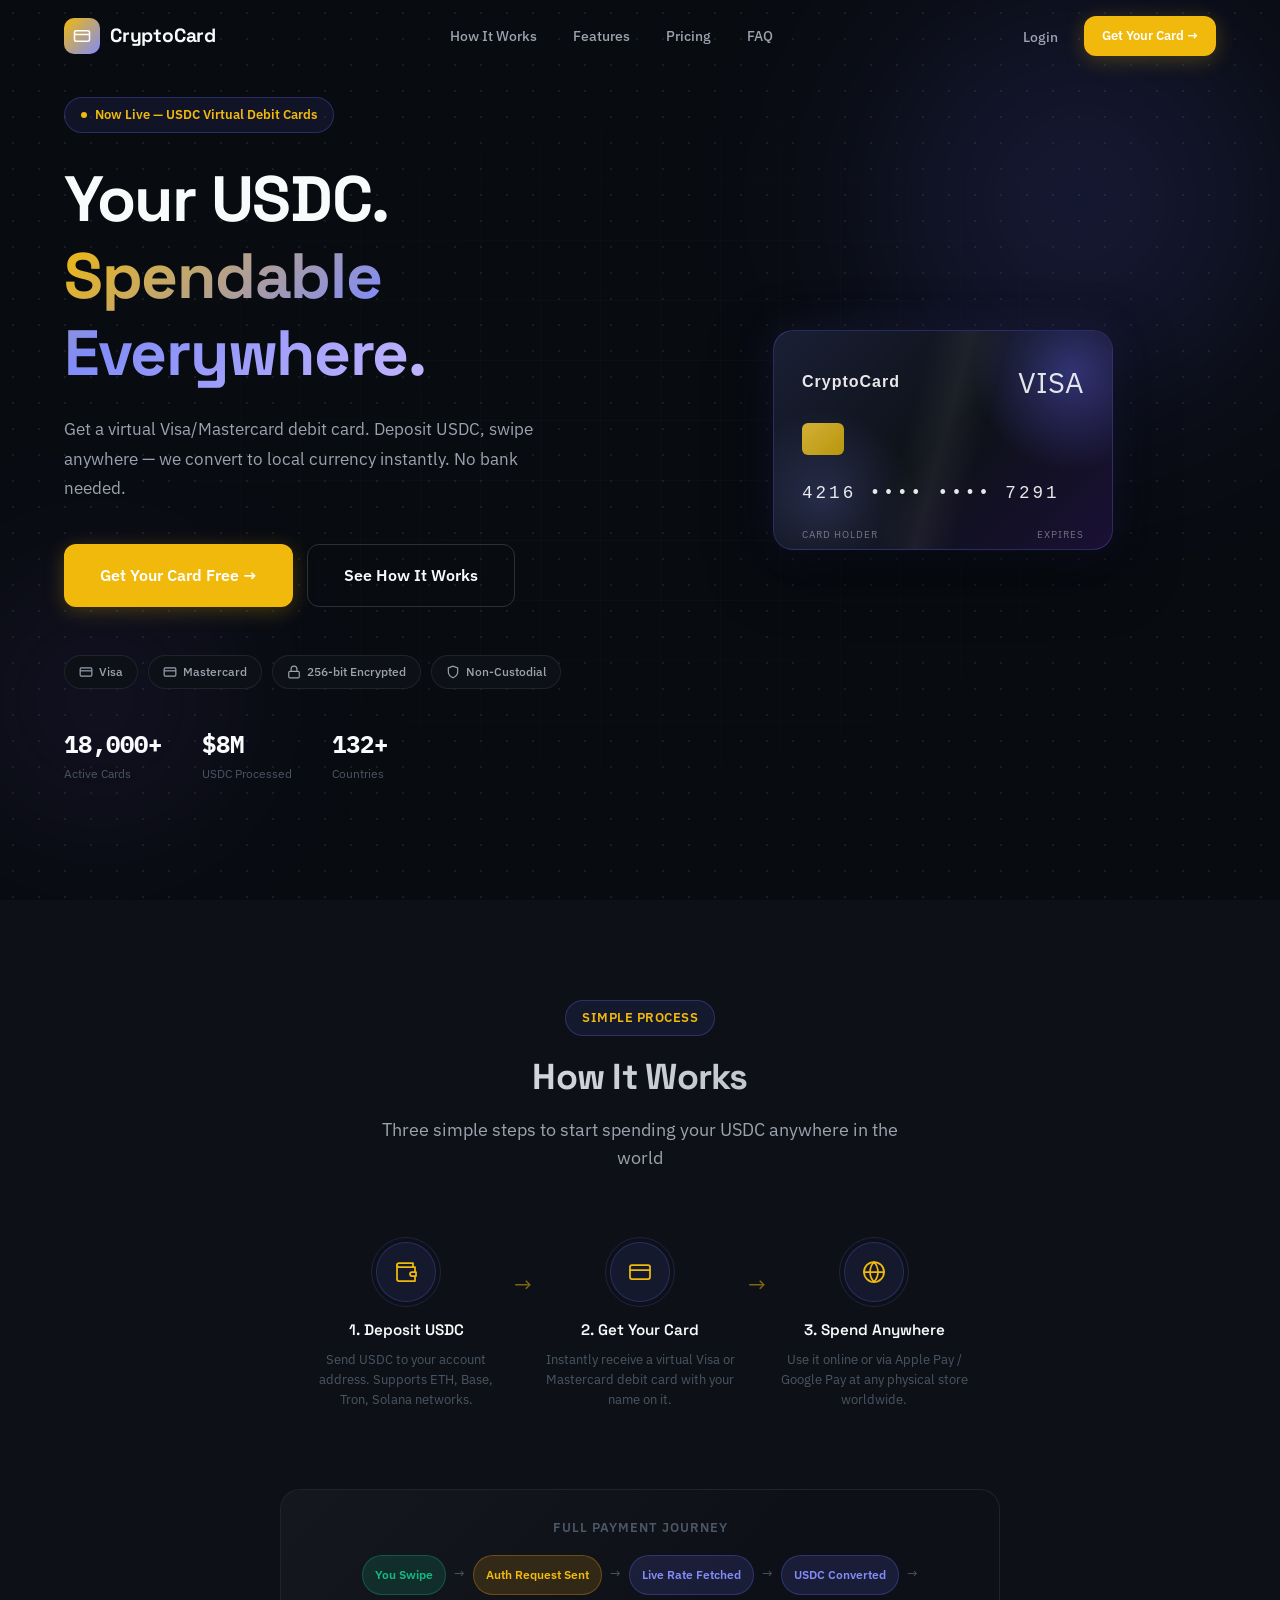
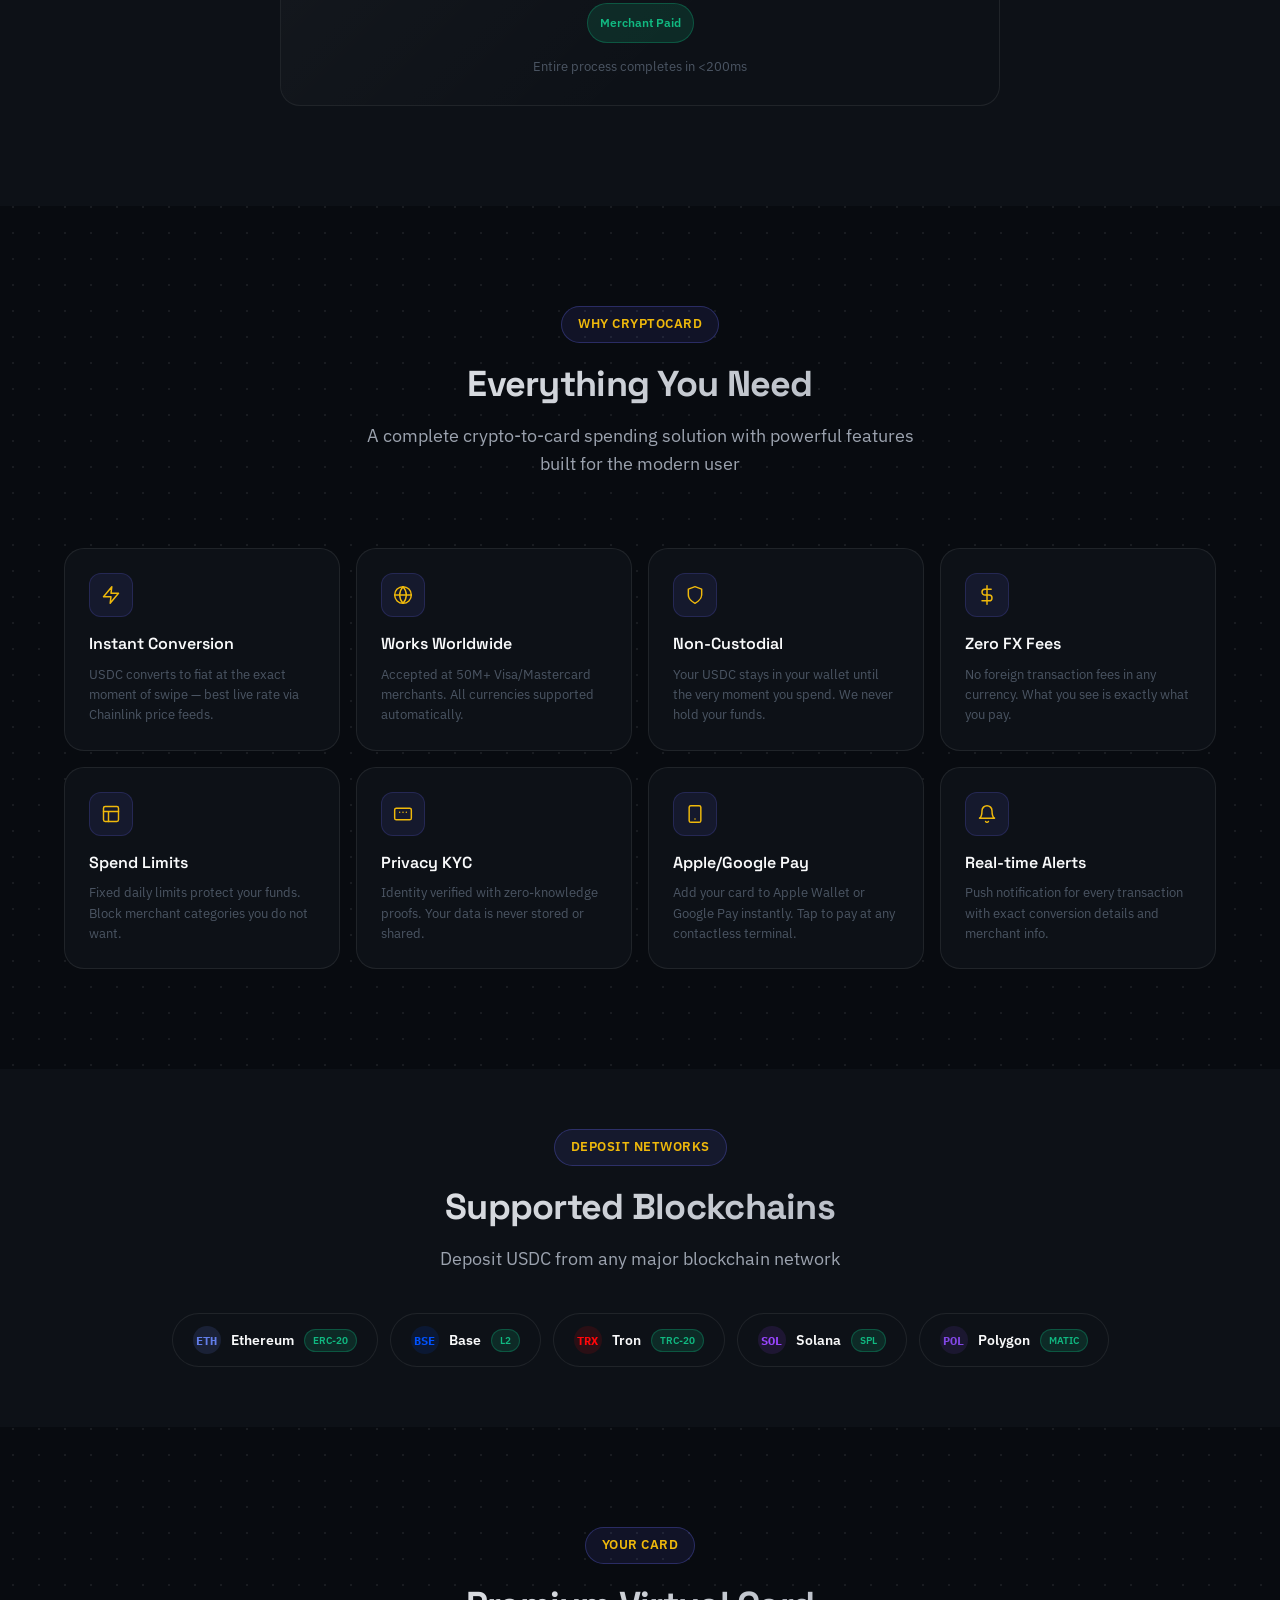
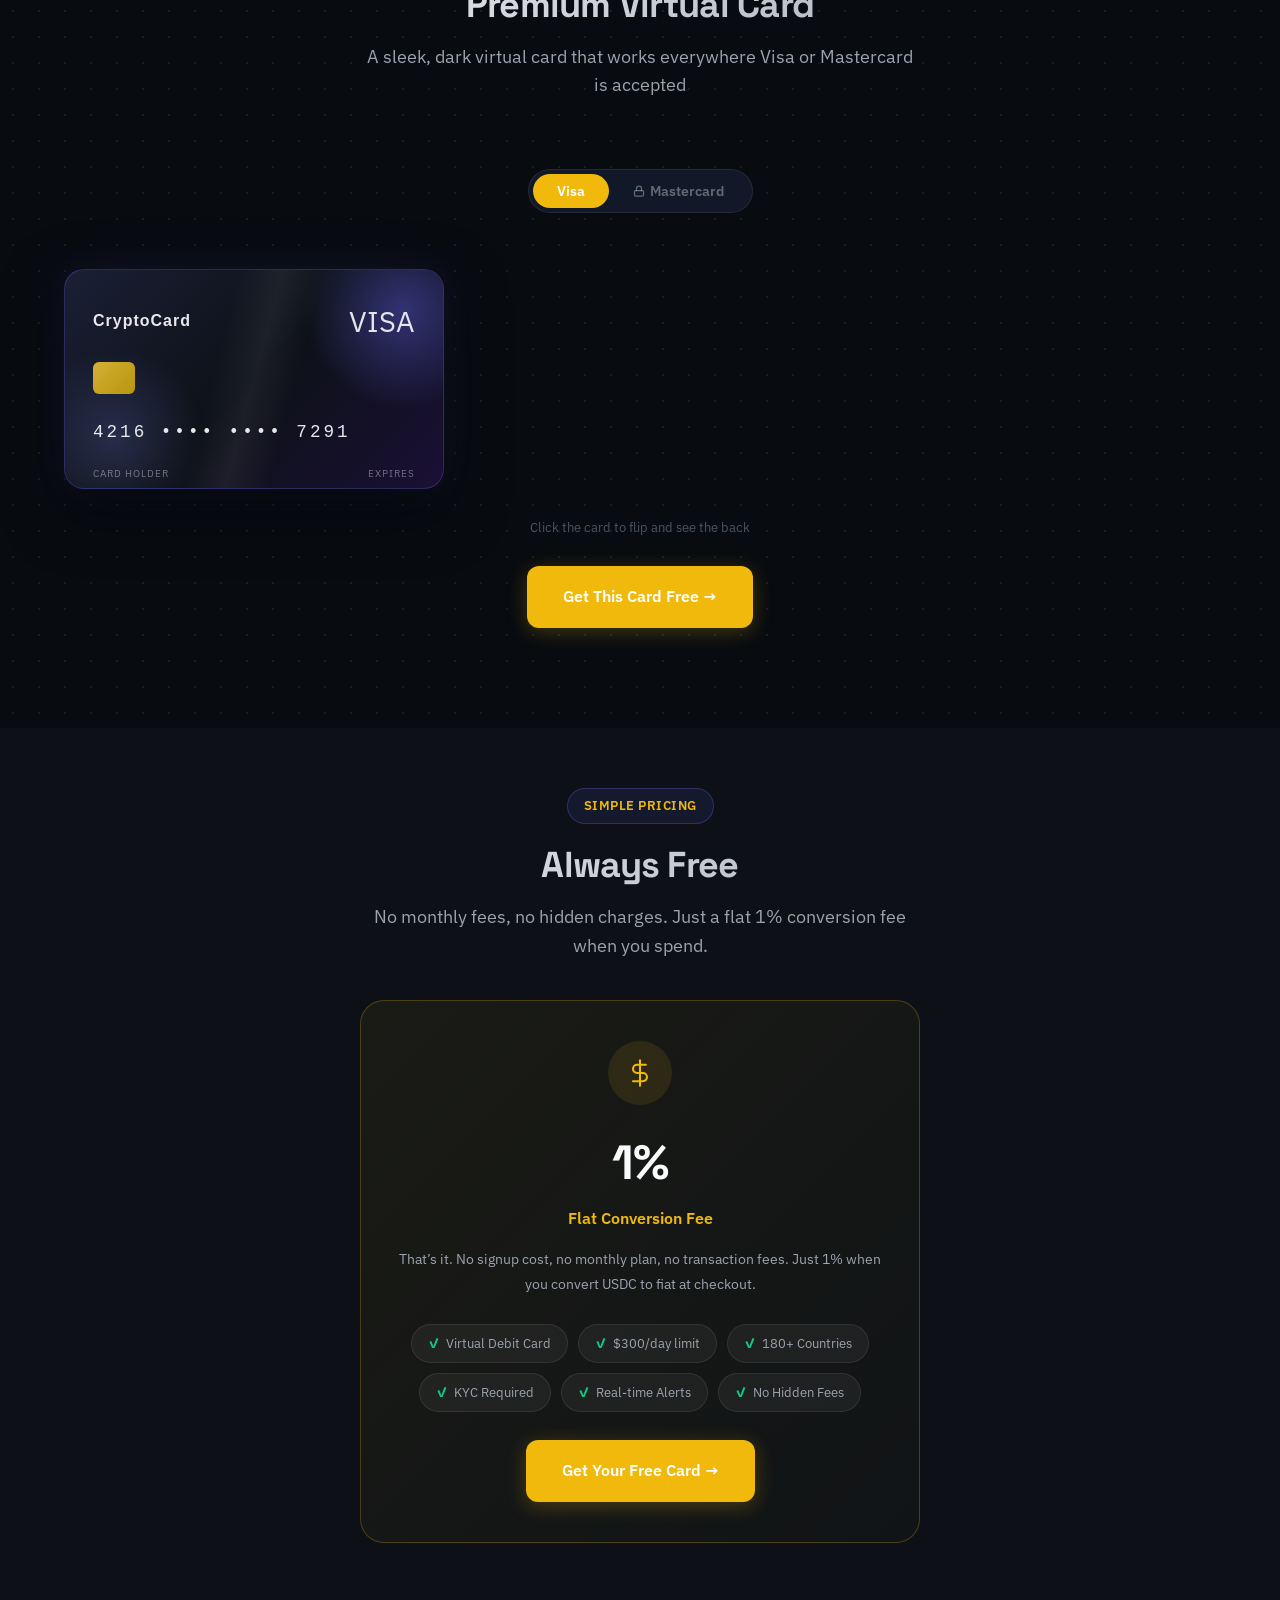
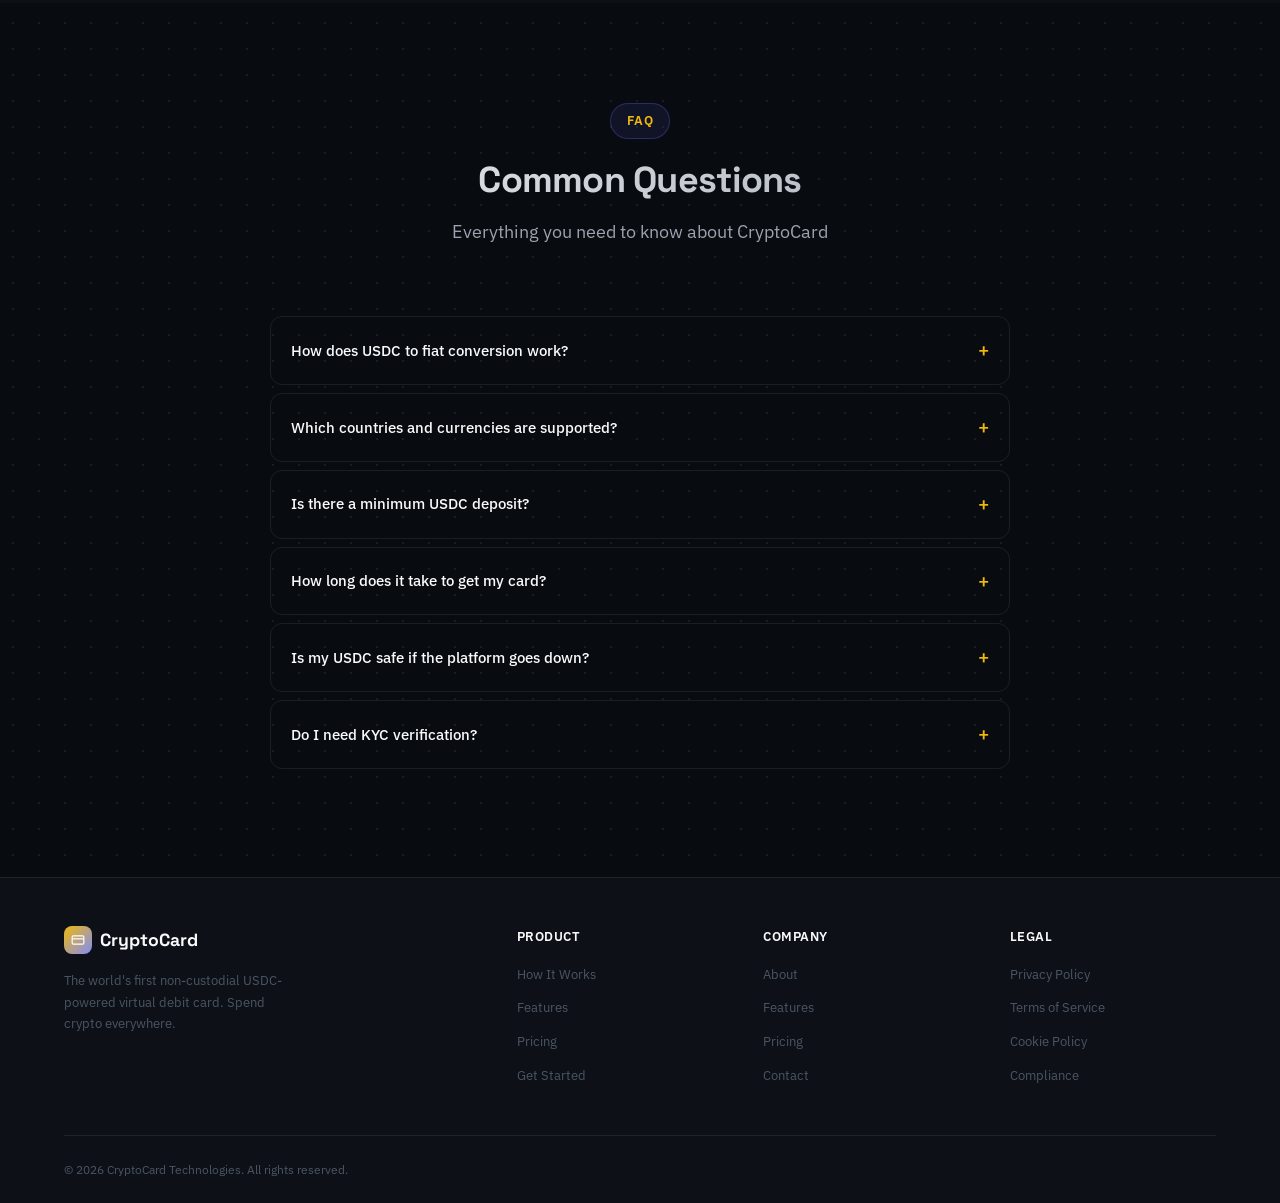
<file: index.html>
<!DOCTYPE html>
<html lang="en">
<head>
  <meta charset="UTF-8" />
  <meta name="viewport" content="width=device-width, initial-scale=1.0, maximum-scale=1.0" />
  <title>CryptoCard &mdash; USDC-Powered Virtual Debit Card</title>
  <meta name="description" content="Get a virtual Visa/Mastercard debit card powered by USDC. Spend your crypto anywhere in the world." />
  <link rel="stylesheet" href="style.css" />
  <style>
    /* ===== HERO ===== */
    .hero { min-height:100vh; display:flex; align-items:center; position:relative; overflow:hidden; padding-top:80px; }
    .hero-inner { display:grid; grid-template-columns:1fr 1fr; gap:60px; align-items:center; width:100%; position:relative; z-index:1; }
    .hero-label { display:inline-flex; align-items:center; gap:8px; padding:7px 16px; background:rgba(99,102,241,0.1); border:1px solid rgba(99,102,241,0.3); border-radius:100px; font-size:0.8rem; font-weight:600; color:var(--accent-primary); margin-bottom:28px; }
    .dot { width:6px; height:6px; background:var(--accent-primary); border-radius:50%; animation:blink 1.5s infinite; display:inline-block; }
    .hero h1 { font-size:clamp(2.4rem,5vw,4rem); margin-bottom:24px; }
    .hero-sub { font-size:1.05rem; color:var(--text-secondary); line-height:1.75; margin-bottom:40px; max-width:500px; }
    .hero-actions { display:flex; gap:14px; flex-wrap:wrap; margin-bottom:48px; }
    .trust-badges { display:flex; gap:10px; flex-wrap:wrap; }
    .trust-badge { display:inline-flex; align-items:center; gap:6px; padding:6px 14px; background:var(--bg-secondary); border:1px solid var(--border); border-radius:100px; font-size:0.78rem; color:var(--text-secondary); font-family:var(--font-body); }
    .hero-stats { display:flex; gap:40px; flex-wrap:wrap; margin-top:36px; }
    .hero-stat-num { font-family:var(--font-mono); font-size:1.5rem; font-weight:700; color:var(--text-primary); display:block; }
    .hero-stat-label { font-size:0.78rem; color:var(--text-muted); display:block; }
    .hero-visual { position:relative; display:flex; align-items:center; justify-content:center; min-height:460px; }
    .hero-card-wrap { position:relative; }
    .hero-bg { position:absolute; inset:0; pointer-events:none; }
    .hero-bg-grid { position:absolute; inset:0; background-image:linear-gradient(rgba(255,255,255,0.02) 1px,transparent 1px),linear-gradient(90deg,rgba(255,255,255,0.02) 1px,transparent 1px); background-size:60px 60px; mask-image:radial-gradient(ellipse at center,black 20%,transparent 80%); }

    /* ===== HOW IT WORKS ===== */
    .how-it-works { background:var(--bg-secondary); position:relative; overflow:hidden; }
    .flow-steps { display:flex; justify-content:center; align-items:flex-start; flex-wrap:wrap; gap:0; row-gap:40px; }
    .flow-arrow { font-size:1.4rem; color:var(--accent-primary); opacity:0.5; margin:0 8px; padding-top:24px; }
    .step-item { text-align:center; max-width:200px; }
    .step-num { width:60px; height:60px; border-radius:50%; background:rgba(99,102,241,0.1); border:1px solid rgba(99,102,241,0.25); display:flex; align-items:center; justify-content:center; margin:0 auto 16px; }
    .step-title { font-family:var(--font-heading); font-weight:600; font-size:0.95rem; color:var(--text-primary); margin-bottom:8px; }
    .step-desc { font-size:0.82rem; color:var(--text-muted); line-height:1.5; }

    /* ===== FEATURES ===== */
    .features-grid { display:grid; grid-template-columns:repeat(auto-fit,minmax(260px,1fr)); gap:16px; }
    .feature-card { background:var(--bg-secondary); border:1px solid var(--border); border-radius:var(--radius-lg); padding:24px; transition:var(--transition); }
    .feature-card:hover { border-color:var(--border-accent); transform:translateY(-4px); box-shadow:var(--shadow-glow); }
    .feature-icon-wrap { width:44px; height:44px; border-radius:var(--radius-md); background:rgba(99,102,241,0.1); border:1px solid rgba(99,102,241,0.2); display:flex; align-items:center; justify-content:center; margin-bottom:14px; color:var(--accent-primary); }
    .feature-title { font-family:var(--font-heading); font-weight:600; font-size:1rem; margin-bottom:8px; color:var(--text-primary); }
    .feature-desc { font-size:0.82rem; color:var(--text-muted); line-height:1.55; }

    /* ===== NETWORKS ===== */
    .networks-row { display:flex; justify-content:center; flex-wrap:wrap; gap:12px; }
    .network-pill { display:flex; align-items:center; gap:10px; background:var(--bg-card); border:1px solid var(--border); border-radius:100px; padding:12px 20px; transition:var(--transition); }
    .network-pill:hover { border-color:var(--border-accent); }
    .network-icon { width:28px; height:28px; border-radius:50%; display:flex; align-items:center; justify-content:center; font-size:0.75rem; font-weight:700; font-family:var(--font-mono); flex-shrink:0; }
    .network-name { font-weight:600; font-size:0.88rem; font-family:var(--font-body); }

    /* ===== PRICING ===== */
    .pricing-grid { display:grid; grid-template-columns:repeat(auto-fit,minmax(280px,1fr)); gap:24px; max-width:700px; margin:0 auto; }
    .pricing-card { background:var(--bg-secondary); border:1px solid var(--border); border-radius:var(--radius-xl); padding:32px; position:relative; }
    .pricing-card.featured { border-color:var(--border-accent); box-shadow:var(--shadow-glow); }
    .pricing-badge { position:absolute; top:-12px; left:50%; transform:translateX(-50%); background:var(--accent-primary); color:#fff; font-size:0.72rem; font-weight:700; padding:4px 14px; border-radius:100px; white-space:nowrap; font-family:var(--font-body); }
    .price-amount { font-family:var(--font-mono); font-size:2.8rem; font-weight:700; color:var(--text-primary); margin-bottom:4px; }
    .price-period { font-size:0.8rem; color:var(--text-muted); margin-bottom:24px; }
    .pricing-features { list-style:none; margin-bottom:24px; display:flex; flex-direction:column; gap:10px; }
    .pricing-features li { font-size:0.85rem; color:var(--text-secondary); display:flex; align-items:center; gap:8px; }
    .check { color:var(--accent-green); font-weight:700; width:16px; flex-shrink:0; }

    /* ===== FAQ ===== */
    .faq-item { border:1px solid var(--border); border-radius:var(--radius-md); overflow:hidden; margin-bottom:8px; transition:var(--transition); }
    .faq-item.open { border-color:var(--border-accent); }
    .faq-question { padding:18px 20px; cursor:pointer; display:flex; justify-content:space-between; align-items:center; gap:12px; font-weight:500; font-size:0.92rem; color:var(--text-primary); font-family:var(--font-body); }
    .faq-icon { font-size:1.2rem; color:var(--accent-primary); flex-shrink:0; transition:var(--transition); font-style:normal; }
    .faq-item.open .faq-icon { transform:rotate(45deg); }
    .faq-answer { display:none; padding:0 20px 18px; font-size:0.85rem; color:var(--text-muted); line-height:1.65; }
    .faq-item.open .faq-answer { display:block; }

    /* ===== FOOTER ===== */
    .footer { background:var(--bg-secondary); border-top:1px solid var(--border); padding:48px 0 24px; }
    .footer-grid { display:grid; grid-template-columns:2fr 1fr 1fr 1fr; gap:40px; margin-bottom:48px; }
    .footer-brand-name { font-family:var(--font-heading); font-weight:700; font-size:1.1rem; color:var(--text-primary); margin-bottom:10px; display:flex; align-items:center; gap:8px; }
    .footer-brand p { font-size:0.82rem; color:var(--text-muted); line-height:1.65; max-width:240px; }
    .footer-col-title { font-weight:600; font-size:0.82rem; color:var(--text-primary); text-transform:uppercase; letter-spacing:0.5px; margin-bottom:14px; font-family:var(--font-body); }
    .footer-links { list-style:none; display:flex; flex-direction:column; gap:8px; }
    .footer-links a { color:var(--text-muted); text-decoration:none; font-size:0.82rem; transition:var(--transition); }
    .footer-links a:hover { color:var(--text-secondary); }
    .footer-bottom { display:flex; justify-content:space-between; align-items:center; padding-top:24px; border-top:1px solid var(--border); flex-wrap:wrap; gap:12px; }
    .footer-bottom p { font-size:0.75rem; color:var(--text-muted); }

    /* ===== CARD FLIP ===== */
    .network-toggle { display:inline-flex; align-items:center; gap:0; background:var(--bg-surface); border:1px solid var(--border); border-radius:100px; padding:4px; margin-bottom:28px; }
    .network-toggle-btn { padding:8px 24px; border-radius:100px; font-weight:600; font-size:0.88rem; cursor:pointer; border:none; background:none; color:var(--text-secondary); transition:var(--transition); font-family:var(--font-body); }
    .network-toggle-btn.active { background:var(--accent-primary); color:white; }
    .card-flip-container { perspective:1000px; cursor:pointer; }
    .card-flip-inner { position:relative; width:100%; height:100%; transform-style:preserve-3d; transition:transform 0.7s cubic-bezier(0.4,0,0.2,1); }
    .card-flip-container.flipped .card-flip-inner { transform:rotateY(180deg); }
    .card-face,.card-back { position:absolute; inset:0; backface-visibility:hidden; }
    .card-back { transform:rotateY(180deg); background:linear-gradient(135deg,#1a1f35 0%,#0d1117 50%,#1a1035 100%); border-radius:20px; padding:28px; display:flex; flex-direction:column; justify-content:center; border:1px solid rgba(99,102,241,0.3); }
    .card-back-strip { height:40px; background:rgba(0,0,0,0.5); margin:-10px -28px 20px; }
    .card-cvv-row { display:flex; align-items:center; justify-content:flex-end; gap:12px; }
    .card-cvv-box { background:rgba(255,255,255,0.85); padding:6px 16px; border-radius:4px; font-family:var(--font-mono); font-size:0.9rem; color:#000; letter-spacing:3px; }

    /* ===== CARD PREVIEW SECTION ===== */
    .card-preview-wrap { display:flex; flex-direction:column; align-items:center; gap:28px; }

    /* ===== MOBILE ===== */
    /* ===== MOBILE NAV ===== */
    .nav-mobile-cta {
      display:none; align-items:center; padding:7px 13px;
      background:linear-gradient(135deg,#F0B90B,#F8D12F);
      color:#000; font-weight:600; font-size:0.82rem;
      border-radius:8px; text-decoration:none; white-space:nowrap;
    }

    @media (max-width:900px) {
      .nav-actions { display:none; }
      .nav-menu { display:none !important; }
      .nav-mobile-cta { display:inline-flex; }
      .hero-inner { grid-template-columns:1fr; text-align:center; gap:32px; }
      .hero-visual { order:-1; min-height:300px; }
      .hero-actions { justify-content:center; flex-direction:column; align-items:center; }
      .hero-actions .btn { width:100%; max-width:320px; justify-content:center; }
      .trust-badges { justify-content:center; }
      .hero-stats { justify-content:center; }
      .flow-steps { flex-direction:column; align-items:center; }
      .flow-arrow { display:none; }
      .footer-grid { grid-template-columns:1fr 1fr; gap:24px; }
      .footer-brand { grid-column:1/-1; }
      .features-grid { grid-template-columns:1fr; }
    }
    @media (max-width:600px) {
      .hero-inner { gap:20px; }
      .footer-grid { grid-template-columns:1fr 1fr; gap:20px; }
      .footer-brand { grid-column:1/-1; }
      .pricing-grid { grid-template-columns:1fr; }
      .card-flip-container { max-width:300px; height:185px !important; }
      .networks-row { gap:8px; }
      .network-pill { padding:10px 14px; }
    }
  </style>
</head>
<body>

<!-- ===== NAVBAR ===== -->
<nav class="navbar" id="navbar">
  <div class="container">
    <div class="navbar-inner">
      <a href="index.html" class="nav-logo">
        <div class="nav-logo-icon">
          <svg xmlns="http://www.w3.org/2000/svg" width="18" height="18" viewBox="0 0 24 24" fill="none" stroke="white" stroke-width="2" stroke-linecap="round" stroke-linejoin="round"><rect width="20" height="14" x="2" y="5" rx="2"/><line x1="2" y1="10" x2="22" y2="10"/></svg>
        </div>
        CryptoCard
      </a>
      <ul class="nav-menu">
        <li><a href="#how-it-works">How It Works</a></li>
        <li><a href="#features">Features</a></li>
        <li><a href="#pricing">Pricing</a></li>
        <li><a href="#faq">FAQ</a></li>
      </ul>
      <div class="nav-actions">
        <a href="auth.html" class="nav-login">Login</a>
        <a href="auth.html" class="btn btn-primary btn-sm">Get Your Card &rarr;</a>
      </div>
      <!-- Mobile CTA only -->
      <a href="auth.html" class="nav-mobile-cta">Get Your Card</a>
    </div>
  </div>
</nav>


<!-- ===== HERO ===== -->
<section class="hero" id="home">
  <div class="hero-bg">
    <div class="hero-bg-grid"></div>
    <div class="glow-orb glow-orb-indigo" style="width:600px;height:600px;top:-100px;right:-100px;opacity:0.6;"></div>
    <div class="glow-orb glow-orb-purple" style="width:400px;height:400px;bottom:0;left:-100px;opacity:0.5;"></div>
  </div>

  <div class="container">
    <div class="hero-inner">
      <!-- Left: Text -->
      <div class="hero-content">
        <div class="hero-label"><span class="dot"></span>Now Live &mdash; USDC Virtual Debit Cards</div>
        <h1>Your USDC.<br><span class="gradient-text">Spendable Everywhere.</span></h1>
        <p class="hero-sub">Get a virtual Visa/Mastercard debit card. Deposit USDC, swipe anywhere &mdash; we convert to local currency instantly. No bank needed.</p>
        <div class="hero-actions">
          <a href="auth.html" class="btn btn-primary btn-lg">Get Your Card Free &rarr;</a>
          <a href="#how-it-works" class="btn btn-secondary btn-lg">See How It Works</a>
        </div>
        <div class="trust-badges">
          <div class="trust-badge">
            <svg xmlns="http://www.w3.org/2000/svg" width="14" height="14" viewBox="0 0 24 24" fill="none" stroke="currentColor" stroke-width="2"><rect width="20" height="14" x="2" y="5" rx="2"/><line x1="2" y1="10" x2="22" y2="10"/></svg>
            Visa
          </div>
          <div class="trust-badge">
            <svg xmlns="http://www.w3.org/2000/svg" width="14" height="14" viewBox="0 0 24 24" fill="none" stroke="currentColor" stroke-width="2"><rect width="20" height="14" x="2" y="5" rx="2"/><line x1="2" y1="10" x2="22" y2="10"/></svg>
            Mastercard
          </div>
          <div class="trust-badge">
            <svg xmlns="http://www.w3.org/2000/svg" width="14" height="14" viewBox="0 0 24 24" fill="none" stroke="currentColor" stroke-width="2"><rect width="18" height="11" x="3" y="11" rx="2"/><path d="M7 11V7a5 5 0 0 1 10 0v4"/></svg>
            256-bit Encrypted
          </div>
          <div class="trust-badge">
            <svg xmlns="http://www.w3.org/2000/svg" width="14" height="14" viewBox="0 0 24 24" fill="none" stroke="currentColor" stroke-width="2"><path d="M12 22s8-4 8-10V5l-8-3-8 3v7c0 6 8 10 8 10z"/></svg>
            Non-Custodial
          </div>
        </div>
        <div class="hero-stats">
          <div><span class="hero-stat-num" id="counter1">0</span><span class="hero-stat-label">Active Cards</span></div>
          <div><span class="hero-stat-num" id="counter2">$0M</span><span class="hero-stat-label">USDC Processed</span></div>
          <div><span class="hero-stat-num" id="counter3">0+</span><span class="hero-stat-label">Countries</span></div>
        </div>
      </div>

      <!-- Right: Card -->
      <div class="hero-visual">
        <div class="hero-card-wrap">
          <div class="vcard" id="heroCard" style="width:340px;max-width:100%;">
            <div class="vcard-shimmer"></div>
            <div class="vcard-top">
              <div class="vcard-brand">CryptoCard</div>
              <div class="vcard-network" id="heroCardNetwork">VISA</div>
            </div>
            <div style="margin:18px 0;"><div class="vcard-chip"></div></div>
            <div class="vcard-number">4216 &bull;&bull;&bull;&bull; &bull;&bull;&bull;&bull; 7291</div>
            <div class="vcard-bottom">
              <div><div class="vcard-label">Card Holder</div><div class="vcard-name">CRYPTO USER</div></div>
              <div style="text-align:right;"><div class="vcard-label">Expires</div><div class="vcard-expiry">09/28</div></div>
            </div>
          </div>
        </div>
      </div>
    </div>
  </div>
</section>

<!-- ===== HOW IT WORKS ===== -->
<section class="how-it-works" id="how-it-works">
  <div class="container">
    <div class="section-header reveal">
      <div class="section-label">Simple Process</div>
      <h2>How It Works</h2>
      <p>Three simple steps to start spending your USDC anywhere in the world</p>
    </div>
    <div class="flow-steps stagger">
      <div class="step-item reveal">
        <div class="step-num">
          <svg xmlns="http://www.w3.org/2000/svg" width="24" height="24" viewBox="0 0 24 24" fill="none" stroke="var(--accent-primary)" stroke-width="1.75" stroke-linecap="round" stroke-linejoin="round"><path d="M21 12V7H5a2 2 0 0 1 0-4h14v4"/><path d="M3 5v14a2 2 0 0 0 2 2h16v-5"/><path d="M18 12a2 2 0 0 0 0 4h4v-4Z"/></svg>
        </div>
        <div class="step-title">1. Deposit USDC</div>
        <div class="step-desc">Send USDC to your account address. Supports ETH, Base, Tron, Solana networks.</div>
      </div>
      <div class="flow-arrow">&rarr;</div>
      <div class="step-item reveal">
        <div class="step-num">
          <svg xmlns="http://www.w3.org/2000/svg" width="24" height="24" viewBox="0 0 24 24" fill="none" stroke="var(--accent-primary)" stroke-width="1.75" stroke-linecap="round" stroke-linejoin="round"><rect width="20" height="14" x="2" y="5" rx="2"/><line x1="2" y1="10" x2="22" y2="10"/></svg>
        </div>
        <div class="step-title">2. Get Your Card</div>
        <div class="step-desc">Instantly receive a virtual Visa or Mastercard debit card with your name on it.</div>
      </div>
      <div class="flow-arrow">&rarr;</div>
      <div class="step-item reveal">
        <div class="step-num">
          <svg xmlns="http://www.w3.org/2000/svg" width="24" height="24" viewBox="0 0 24 24" fill="none" stroke="var(--accent-primary)" stroke-width="1.75" stroke-linecap="round" stroke-linejoin="round"><circle cx="12" cy="12" r="10"/><line x1="2" y1="12" x2="22" y2="12"/><path d="M12 2a15.3 15.3 0 0 1 4 10 15.3 15.3 0 0 1-4 10 15.3 15.3 0 0 1-4-10 15.3 15.3 0 0 1 4-10z"/></svg>
        </div>
        <div class="step-title">3. Spend Anywhere</div>
        <div class="step-desc">Use it online or via Apple Pay / Google Pay at any physical store worldwide.</div>
      </div>
    </div>

    <div style="margin-top:80px;max-width:720px;margin-left:auto;margin-right:auto;" class="reveal">
      <div class="glass-card" style="text-align:center;">
        <div style="font-size:0.8rem;color:var(--text-muted);margin-bottom:16px;text-transform:uppercase;letter-spacing:1px;font-weight:600;">Full Payment Journey</div>
        <div style="display:flex;align-items:center;justify-content:center;gap:8px;flex-wrap:wrap;font-size:0.82rem;color:var(--text-secondary);line-height:2.5;">
          <span class="badge badge-active">You Swipe</span>
          <span style="color:var(--text-muted);">&rarr;</span>
          <span class="badge badge-pending">Auth Request Sent</span>
          <span style="color:var(--text-muted);">&rarr;</span>
          <span class="badge" style="background:rgba(99,102,241,0.15);color:#818CF8;border:1px solid rgba(99,102,241,0.3);">Live Rate Fetched</span>
          <span style="color:var(--text-muted);">&rarr;</span>
          <span class="badge" style="background:rgba(99,102,241,0.15);color:#818CF8;border:1px solid rgba(99,102,241,0.3);">USDC Converted</span>
          <span style="color:var(--text-muted);">&rarr;</span>
          <span class="badge badge-active">Merchant Paid</span>
        </div>
        <div style="margin-top:14px;font-size:0.8rem;color:var(--text-muted);">Entire process completes in &lt;200ms</div>
      </div>
    </div>
  </div>
</section>

<!-- ===== FEATURES ===== -->
<section id="features">
  <div class="container">
    <div class="section-header reveal">
      <div class="section-label">Why CryptoCard</div>
      <h2>Everything You Need</h2>
      <p>A complete crypto-to-card spending solution with powerful features built for the modern user</p>
    </div>
    <div class="features-grid stagger">
      <div class="feature-card reveal">
        <div class="feature-icon-wrap"><svg xmlns="http://www.w3.org/2000/svg" width="20" height="20" viewBox="0 0 24 24" fill="none" stroke="currentColor" stroke-width="1.75" stroke-linecap="round" stroke-linejoin="round"><polygon points="13 2 3 14 12 14 11 22 21 10 12 10 13 2"/></svg></div>
        <div class="feature-title">Instant Conversion</div>
        <div class="feature-desc">USDC converts to fiat at the exact moment of swipe &mdash; best live rate via Chainlink price feeds.</div>
      </div>
      <div class="feature-card reveal">
        <div class="feature-icon-wrap"><svg xmlns="http://www.w3.org/2000/svg" width="20" height="20" viewBox="0 0 24 24" fill="none" stroke="currentColor" stroke-width="1.75" stroke-linecap="round" stroke-linejoin="round"><circle cx="12" cy="12" r="10"/><line x1="2" y1="12" x2="22" y2="12"/><path d="M12 2a15.3 15.3 0 0 1 4 10 15.3 15.3 0 0 1-4 10 15.3 15.3 0 0 1-4-10 15.3 15.3 0 0 1 4-10z"/></svg></div>
        <div class="feature-title">Works Worldwide</div>
        <div class="feature-desc">Accepted at 50M+ Visa/Mastercard merchants. All currencies supported automatically.</div>
      </div>
      <div class="feature-card reveal">
        <div class="feature-icon-wrap"><svg xmlns="http://www.w3.org/2000/svg" width="20" height="20" viewBox="0 0 24 24" fill="none" stroke="currentColor" stroke-width="1.75" stroke-linecap="round" stroke-linejoin="round"><path d="M12 22s8-4 8-10V5l-8-3-8 3v7c0 6 8 10 8 10z"/></svg></div>
        <div class="feature-title">Non-Custodial</div>
        <div class="feature-desc">Your USDC stays in your wallet until the very moment you spend. We never hold your funds.</div>
      </div>
      <div class="feature-card reveal">
        <div class="feature-icon-wrap"><svg xmlns="http://www.w3.org/2000/svg" width="20" height="20" viewBox="0 0 24 24" fill="none" stroke="currentColor" stroke-width="1.75" stroke-linecap="round" stroke-linejoin="round"><line x1="12" y1="1" x2="12" y2="23"/><path d="M17 5H9.5a3.5 3.5 0 0 0 0 7h5a3.5 3.5 0 0 1 0 7H6"/></svg></div>
        <div class="feature-title">Zero FX Fees</div>
        <div class="feature-desc">No foreign transaction fees in any currency. What you see is exactly what you pay.</div>
      </div>

      <div class="feature-card reveal">
        <div class="feature-icon-wrap"><svg xmlns="http://www.w3.org/2000/svg" width="20" height="20" viewBox="0 0 24 24" fill="none" stroke="currentColor" stroke-width="1.75" stroke-linecap="round" stroke-linejoin="round"><rect width="18" height="18" x="3" y="3" rx="2"/><path d="M3 9h18M9 21V9"/></svg></div>
        <div class="feature-title">Spend Limits</div>
        <div class="feature-desc">Fixed daily limits protect your funds. Block merchant categories you do not want.</div>
      </div>
      <div class="feature-card reveal">
        <div class="feature-icon-wrap"><svg xmlns="http://www.w3.org/2000/svg" width="20" height="20" viewBox="0 0 24 24" fill="none" stroke="currentColor" stroke-width="1.75" stroke-linecap="round" stroke-linejoin="round"><rect width="20" height="14" x="2" y="5" rx="2"/><path d="M16 10h.01"/><path d="M12 10h.01"/><path d="M8 10h.01"/></svg></div>
        <div class="feature-title">Privacy KYC</div>
        <div class="feature-desc">Identity verified with zero-knowledge proofs. Your data is never stored or shared.</div>
      </div>
      <div class="feature-card reveal">
        <div class="feature-icon-wrap"><svg xmlns="http://www.w3.org/2000/svg" width="20" height="20" viewBox="0 0 24 24" fill="none" stroke="currentColor" stroke-width="1.75" stroke-linecap="round" stroke-linejoin="round"><rect x="5" y="2" width="14" height="20" rx="2" ry="2"/><line x1="12" y1="18" x2="12.01" y2="18"/></svg></div>
        <div class="feature-title">Apple/Google Pay</div>
        <div class="feature-desc">Add your card to Apple Wallet or Google Pay instantly. Tap to pay at any contactless terminal.</div>
      </div>
      <div class="feature-card reveal">
        <div class="feature-icon-wrap"><svg xmlns="http://www.w3.org/2000/svg" width="20" height="20" viewBox="0 0 24 24" fill="none" stroke="currentColor" stroke-width="1.75" stroke-linecap="round" stroke-linejoin="round"><path d="M18 8A6 6 0 0 0 6 8c0 7-3 9-3 9h18s-3-2-3-9"/><path d="M13.73 21a2 2 0 0 1-3.46 0"/></svg></div>
        <div class="feature-title">Real-time Alerts</div>
        <div class="feature-desc">Push notification for every transaction with exact conversion details and merchant info.</div>
      </div>
    </div>
  </div>
</section>

<!-- ===== SUPPORTED NETWORKS ===== -->
<section style="padding:60px 0;background:var(--bg-secondary);">
  <div class="container">
    <div class="section-header reveal" style="margin-bottom:40px;">
      <div class="section-label">Deposit Networks</div>
      <h2>Supported Blockchains</h2>
      <p>Deposit USDC from any major blockchain network</p>
    </div>
    <div class="networks-row stagger">
      <div class="network-pill reveal">
        <div class="network-icon" style="background:rgba(98,126,234,0.15);color:#627EEA;">ETH</div>
        <span class="network-name">Ethereum</span>
        <span class="badge badge-active" style="font-size:0.65rem;padding:2px 8px;">ERC-20</span>
      </div>
      <div class="network-pill reveal">
        <div class="network-icon" style="background:rgba(0,82,255,0.12);color:#0052FF;">BSE</div>
        <span class="network-name">Base</span>
        <span class="badge badge-active" style="font-size:0.65rem;padding:2px 8px;">L2</span>
      </div>
      <div class="network-pill reveal">
        <div class="network-icon" style="background:rgba(255,6,10,0.12);color:#FF060A;">TRX</div>
        <span class="network-name">Tron</span>
        <span class="badge badge-active" style="font-size:0.65rem;padding:2px 8px;">TRC-20</span>
      </div>
      <div class="network-pill reveal">
        <div class="network-icon" style="background:rgba(153,69,255,0.12);color:#9945FF;">SOL</div>
        <span class="network-name">Solana</span>
        <span class="badge badge-active" style="font-size:0.65rem;padding:2px 8px;">SPL</span>
      </div>
      <div class="network-pill reveal">
        <div class="network-icon" style="background:rgba(130,71,229,0.12);color:#8247E5;">POL</div>
        <span class="network-name">Polygon</span>
        <span class="badge badge-active" style="font-size:0.65rem;padding:2px 8px;">MATIC</span>
      </div>
    </div>
  </div>
</section>

<!-- ===== CARD PREVIEW ===== -->
<section id="card-preview">
  <div class="container">
    <div class="section-header reveal">
      <div class="section-label">Your Card</div>
      <h2>Premium Virtual Card</h2>
      <p>A sleek, dark virtual card that works everywhere Visa or Mastercard is accepted</p>
    </div>
    <div class="card-preview-wrap">
      <div class="network-toggle reveal">
        <button class="network-toggle-btn active" id="visaBtn" onclick="switchCardNetwork('visa')">Visa</button>
        <button class="network-toggle-btn" id="mcBtn" onclick="showMcLocked()" style="color:rgba(255,255,255,.35);display:flex;align-items:center;gap:5px;"><svg xmlns="http://www.w3.org/2000/svg" width="12" height="12" viewBox="0 0 24 24" fill="none" stroke="currentColor" stroke-width="2.5" stroke-linecap="round" stroke-linejoin="round"><rect width="18" height="11" x="3" y="11" rx="2"/><path d="M7 11V7a5 5 0 0 1 10 0v4"/></svg>Mastercard</button>
      </div>
      <div class="card-flip-container reveal" id="cardFlip" style="width:360px;max-width:100%;height:220px;" onclick="flipCard()">
        <div class="card-flip-inner" id="cardFlipInner">
          <div class="card-face">
            <div class="vcard" style="width:100%;height:100%;animation:float 5s ease-in-out infinite;">
              <div class="vcard-shimmer"></div>
              <div class="vcard-top"><div class="vcard-brand">CryptoCard</div><div class="vcard-network" id="previewNetwork">VISA</div></div>
              <div style="margin:18px 0;"><div class="vcard-chip"></div></div>
              <div class="vcard-number">4216 &bull;&bull;&bull;&bull; &bull;&bull;&bull;&bull; 7291</div>
              <div class="vcard-bottom">
                <div><div class="vcard-label">Card Holder</div><div class="vcard-name">CRYPTO USER</div></div>
                <div style="text-align:right;"><div class="vcard-label">Expires</div><div class="vcard-expiry">09/28</div></div>
              </div>
            </div>
          </div>
          <div class="card-back">
            <div class="card-back-strip"></div>
            <div><div class="vcard-label" style="margin-bottom:8px;">CVV</div>
              <div class="card-cvv-row">
                <div style="flex:1;height:36px;background:rgba(255,255,255,0.1);border-radius:4px;"></div>
                <div class="card-cvv-box">&bull;&bull;&bull;</div>
              </div>
            </div>
            <div style="font-size:0.65rem;color:rgba(255,255,255,0.3);line-height:1.5;text-align:center;margin-top:14px;">This card is issued by CryptoCard Technologies. For support: support@cryptocard.io</div>
          </div>
        </div>
      </div>
      <div style="text-align:center;color:var(--text-muted);font-size:0.82rem;" class="reveal">Click the card to flip and see the back</div>
      <a href="auth.html" class="btn btn-primary btn-lg reveal">Get This Card Free &rarr;</a>
    </div>
  </div>
</section>

<!-- ===== PRICING (replaced with free note) ===== -->
<section id="pricing" style="background:var(--bg-secondary);padding:60px 0;">
  <div class="container">
    <div class="section-header reveal" style="margin-bottom:40px;">
      <div class="section-label">Simple Pricing</div>
      <h2>Always Free</h2>
      <p>No monthly fees, no hidden charges. Just a flat 1% conversion fee when you spend.</p>
    </div>
    <div class="reveal" style="max-width:560px;margin:0 auto;background:linear-gradient(135deg,rgba(240,185,11,.06),rgba(240,185,11,.02));border:1px solid rgba(240,185,11,.25);border-radius:24px;padding:40px 36px;text-align:center;">
      <div style="width:64px;height:64px;border-radius:50%;background:rgba(240,185,11,.1);display:flex;align-items:center;justify-content:center;margin:0 auto 20px;"><svg xmlns="http://www.w3.org/2000/svg" width="28" height="28" viewBox="0 0 24 24" fill="none" stroke="#F0B90B" stroke-width="1.75" stroke-linecap="round" stroke-linejoin="round"><line x1="12" y1="1" x2="12" y2="23"/><path d="M17 5H9.5a3.5 3.5 0 0 0 0 7h5a3.5 3.5 0 0 1 0 7H6"/></svg></div>
      <div style="font-family:var(--font-heading);font-size:3rem;font-weight:700;color:var(--text-primary);letter-spacing:-1px;margin-bottom:4px;">1%</div>
      <div style="font-size:1rem;color:var(--accent-primary);font-weight:600;margin-bottom:16px;">Flat Conversion Fee</div>
      <div style="font-size:.9rem;color:var(--text-secondary);line-height:1.7;margin-bottom:28px;">That&rsquo;s it. No signup cost, no monthly plan, no transaction fees. Just 1% when you convert USDC to fiat at checkout.</div>
      <div style="display:flex;flex-wrap:wrap;gap:10px;justify-content:center;margin-bottom:28px;">
        <div style="display:inline-flex;align-items:center;gap:6px;padding:8px 16px;background:rgba(255,255,255,.05);border:1px solid var(--border);border-radius:100px;font-size:.82rem;color:var(--text-secondary);"><span style="color:#0ECB81;font-weight:700;">&#10003;</span> Virtual Debit Card</div>
        <div style="display:inline-flex;align-items:center;gap:6px;padding:8px 16px;background:rgba(255,255,255,.05);border:1px solid var(--border);border-radius:100px;font-size:.82rem;color:var(--text-secondary);"><span style="color:#0ECB81;font-weight:700;">&#10003;</span> $300/day limit</div>
        <div style="display:inline-flex;align-items:center;gap:6px;padding:8px 16px;background:rgba(255,255,255,.05);border:1px solid var(--border);border-radius:100px;font-size:.82rem;color:var(--text-secondary);"><span style="color:#0ECB81;font-weight:700;">&#10003;</span> 180+ Countries</div>
        <div style="display:inline-flex;align-items:center;gap:6px;padding:8px 16px;background:rgba(255,255,255,.05);border:1px solid var(--border);border-radius:100px;font-size:.82rem;color:var(--text-secondary);"><span style="color:#0ECB81;font-weight:700;">&#10003;</span> KYC Required</div>
        <div style="display:inline-flex;align-items:center;gap:6px;padding:8px 16px;background:rgba(255,255,255,.05);border:1px solid var(--border);border-radius:100px;font-size:.82rem;color:var(--text-secondary);"><span style="color:#0ECB81;font-weight:700;">&#10003;</span> Real-time Alerts</div>
        <div style="display:inline-flex;align-items:center;gap:6px;padding:8px 16px;background:rgba(255,255,255,.05);border:1px solid var(--border);border-radius:100px;font-size:.82rem;color:var(--text-secondary);"><span style="color:#0ECB81;font-weight:700;">&#10003;</span> No Hidden Fees</div>
      </div>
      <a href="auth.html" class="btn btn-primary btn-lg">Get Your Free Card &rarr;</a>
    </div>
  </div>
</section>

<!-- ===== FAQ ===== -->
<section id="faq">
  <div class="container">
    <div class="section-header reveal">
      <div class="section-label">FAQ</div>
      <h2>Common Questions</h2>
      <p>Everything you need to know about CryptoCard</p>
    </div>
    <div style="max-width:740px;margin:0 auto;" class="stagger">
      <div class="faq-item reveal" data-faq><div class="faq-question" onclick="toggleFAQ(this)">How does USDC to fiat conversion work?<span class="faq-icon">+</span></div><div class="faq-answer">When you swipe your card, we intercept the auth request in &lt;200ms, fetch the live USDC/fiat rate from Chainlink, calculate the exact USDC to deduct, and approve the transaction. The rate is locked at that moment.</div></div>
      <div class="faq-item reveal" data-faq><div class="faq-question" onclick="toggleFAQ(this)">Which countries and currencies are supported?<span class="faq-icon">+</span></div><div class="faq-answer">CryptoCard works in 180+ countries anywhere Visa/Mastercard is accepted. All major fiat currencies are supported including USD, EUR, GBP, INR, BRL, JPY, AUD, CAD and more.</div></div>
      <div class="faq-item reveal" data-faq><div class="faq-question" onclick="toggleFAQ(this)">Is there a minimum USDC deposit?<span class="faq-icon">+</span></div><div class="faq-answer">The minimum deposit is $100 USDC. There is no maximum limit. We support TRC-20 (Tron) network for fast, low-fee deposits.</div></div>
      <div class="faq-item reveal" data-faq><div class="faq-question" onclick="toggleFAQ(this)">How long does it take to get my card?<span class="faq-icon">+</span></div><div class="faq-answer">Your virtual card is issued after KYC verification. KYC review takes up to 3 working days. Once verified, your card details appear immediately in your dashboard.</div></div>
      <div class="faq-item reveal" data-faq><div class="faq-question" onclick="toggleFAQ(this)">Is my USDC safe if the platform goes down?<span class="faq-icon">+</span></div><div class="faq-answer">Yes. CryptoCard uses a non-custodial architecture &mdash; your USDC stays in your self-custody wallet until you spend. Even if the platform goes offline, your USDC is always under your control.</div></div>
      <div class="faq-item reveal" data-faq><div class="faq-question" onclick="toggleFAQ(this)">Do I need KYC verification?<span class="faq-icon">+</span></div><div class="faq-answer">Yes, KYC is legally required for card issuance. We use ZK-KYC technology &mdash; your identity is verified with zero-knowledge proofs. Your data is never stored on our servers or shared.</div></div>
    </div>
  </div>
</section>

<!-- ===== FOOTER ===== -->
<footer class="footer">
  <div class="container">
    <div class="footer-grid">
      <div class="footer-brand">
        <div class="footer-brand-name">
          <div class="nav-logo-icon" style="width:28px;height:28px;border-radius:8px;"><svg xmlns="http://www.w3.org/2000/svg" width="14" height="14" viewBox="0 0 24 24" fill="none" stroke="white" stroke-width="2"><rect width="20" height="14" x="2" y="5" rx="2"/><line x1="2" y1="10" x2="22" y2="10"/></svg></div>
          CryptoCard
        </div>
        <p>The world's first non-custodial USDC-powered virtual debit card. Spend crypto everywhere.</p>
      </div>
      <div>
        <div class="footer-col-title">Product</div>
        <ul class="footer-links"><li><a href="#how-it-works">How It Works</a></li><li><a href="#features">Features</a></li><li><a href="#pricing">Pricing</a></li><li><a href="auth.html">Get Started</a></li></ul>
      </div>
      <div>
        <div class="footer-col-title">Company</div>
        <ul class="footer-links"><li><a href="#how-it-works">About</a></li><li><a href="#features">Features</a></li><li><a href="#pricing">Pricing</a></li><li><a href="mailto:support@cryptocard.io">Contact</a></li></ul>
      </div>
      <div>
        <div class="footer-col-title">Legal</div>
        <ul class="footer-links"><li><a href="privacy.html">Privacy Policy</a></li><li><a href="terms.html">Terms of Service</a></li><li><a href="privacy.html#cookies">Cookie Policy</a></li><li><a href="terms.html#compliance">Compliance</a></li></ul>
      </div>
    </div>
    <div class="footer-bottom">
      <p>&copy; 2026 CryptoCard Technologies. All rights reserved.</p>
    </div>
  </div>
</footer>

<script src="app.js"></script>
<script>
  // Card network toggle
  function switchCardNetwork(net) {
    const el = document.getElementById('previewNetwork');
    const heroEl = document.getElementById('heroCardNetwork');
    const visaBtn = document.getElementById('visaBtn');
    const mcBtn = document.getElementById('mcBtn');
    if (net === 'mastercard') {
      if(el) el.textContent = 'MASTERCARD';
      if(heroEl) heroEl.textContent = 'MASTERCARD';
      if(visaBtn) visaBtn.classList.remove('active');
      if(mcBtn) mcBtn.classList.add('active');
    } else {
      if(el) el.textContent = 'VISA';
      if(heroEl) heroEl.textContent = 'VISA';
      if(visaBtn) visaBtn.classList.add('active');
      if(mcBtn) mcBtn.classList.remove('active');
    }
  }

  function animateCount(el, target, suffix, prefix) {
    let start = 0;
    const step = target / 60;
    const timer = setInterval(() => {
      start += step;
      if (start >= target) { start = target; clearInterval(timer); }
      el.textContent = (prefix||'') + Math.floor(start).toLocaleString() + (suffix||'');
    }, 30);
  }
  setTimeout(() => {
    animateCount(document.getElementById('counter1'), 24000, '+', '');
    animateCount(document.getElementById('counter2'), 12, 'M', '$');
    animateCount(document.getElementById('counter3'), 180, '+', '');
  }, 800);
</script>

<!-- Mastercard Not Available Popup -->
<div id="mcLockedModal" style="display:none;position:fixed;inset:0;z-index:9999;background:rgba(0,0,0,.7);align-items:center;justify-content:center;padding:20px;">
  <div style="background:#1E2329;border:1px solid rgba(255,255,255,.1);border-radius:20px;padding:32px 24px;max-width:320px;width:100%;text-align:center;box-shadow:0 20px 60px rgba(0,0,0,.8);">
    <div style="width:64px;height:64px;background:rgba(246,70,93,.1);border-radius:50%;display:flex;align-items:center;justify-content:center;margin:0 auto 18px;">
      <svg xmlns="http://www.w3.org/2000/svg" width="28" height="28" viewBox="0 0 24 24" fill="none" stroke="#F6465D" stroke-width="2" stroke-linecap="round" stroke-linejoin="round"><rect width="18" height="11" x="3" y="11" rx="2"/><path d="M7 11V7a5 5 0 0 1 10 0v4"/></svg>
    </div>
    <div style="font-family:'Space Grotesk',sans-serif;font-weight:700;font-size:1.1rem;color:#fff;margin-bottom:10px;">Feature Unavailable</div>
    <div style="font-size:.82rem;color:rgba(255,255,255,.45);line-height:1.6;margin-bottom:24px;">Mastercard is not available for your location. You can continue using your <span style="color:#F0B90B;font-weight:600;">Visa card</span> which works globally.</div>
    <button onclick="document.getElementById('mcLockedModal').style.display='none'" style="width:100%;padding:13px;background:linear-gradient(135deg,#F0B90B,#F8D12F);border:none;border-radius:12px;color:#000;font-family:'Space Grotesk',sans-serif;font-weight:700;font-size:.9rem;cursor:pointer;">Got it</button>
  </div>
</div>
<script>
function showMcLocked() {
  document.getElementById('mcLockedModal').style.display = 'flex';
}
document.getElementById('mcLockedModal').addEventListener('click', function(e) {
  if(e.target === this) this.style.display = 'none';
});
</script>

</body>
</html>
</file>
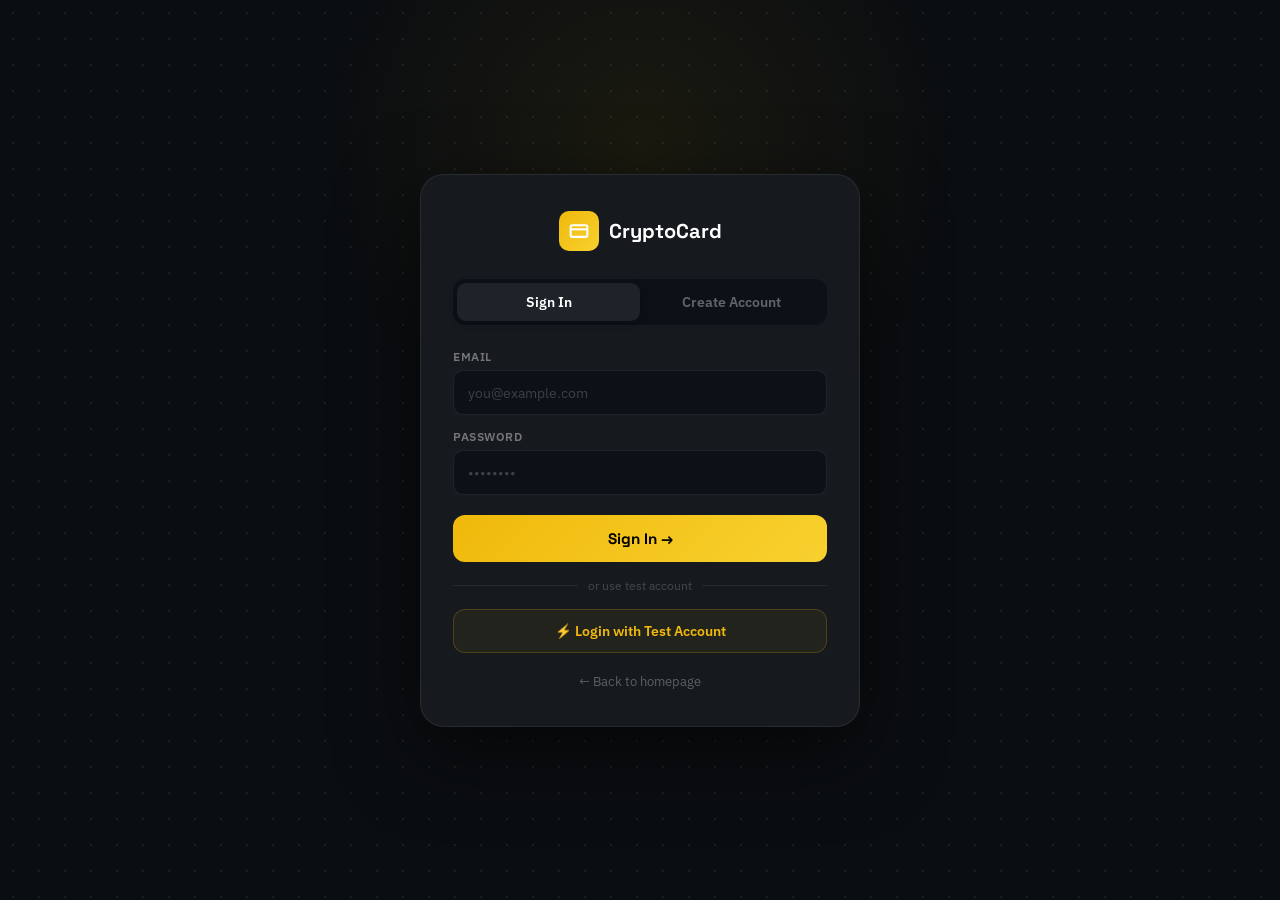
<file: card.html>
<!DOCTYPE html><!-- v3 -->
<html lang="en">
<head>
<meta charset="UTF-8"/>
<meta name="viewport" content="width=device-width,initial-scale=1.0,maximum-scale=1.0"/>
<title>Card &mdash; CryptoCard</title>
<link rel="stylesheet" href="style.css"/>
<style>

*{box-sizing:border-box;margin:0;padding:0;}
body{background-color:#0B0E11;background-image:radial-gradient(circle,rgba(255,255,255,0.07) 1.5px,transparent 1.5px);background-size:26px 26px;color:#fff;font-family:'IBM Plex Sans',-apple-system,sans-serif;}
.page-layout{display:flex;}
.sidebar{width:220px;background:#0D1117;border-right:1px solid rgba(255,255,255,.07);display:flex;flex-direction:column;padding:24px 0;position:fixed;top:0;left:0;bottom:0;z-index:400;transition:transform .3s;}
.sidebar-logo{display:flex;align-items:center;gap:10px;padding:0 20px 24px;font-family:'Space Grotesk',sans-serif;font-weight:700;font-size:1.1rem;color:#fff;text-decoration:none;border-bottom:1px solid rgba(255,255,255,.07);margin-bottom:12px;}
.sidebar-logo-icon{width:32px;height:32px;background:linear-gradient(135deg,#F0B90B,#F8D12F);border-radius:8px;display:flex;align-items:center;justify-content:center;}
.sidebar-nav{list-style:none;flex:1;padding:0 8px;}
.sidebar-nav li a{display:flex;align-items:center;gap:10px;padding:11px 14px;border-radius:10px;color:rgba(255,255,255,.45);text-decoration:none;font-size:.875rem;font-weight:500;transition:all .2s;margin-bottom:2px;}
.sidebar-nav li a:hover,.sidebar-nav li a.active{background:rgba(240,185,11,.08);color:#F0B90B;}
.sidebar-nav li a.active svg{stroke:#F0B90B;}
.sidebar-footer{padding:16px 20px;border-top:1px solid rgba(255,255,255,.07);}
.logout-btn{width:100%;display:flex;align-items:center;gap:8px;padding:10px 14px;background:none;border:1px solid rgba(255,255,255,.1);border-radius:10px;color:rgba(255,255,255,.4);font-size:.84rem;cursor:pointer;font-family:inherit;transition:all .2s;}
.logout-btn:hover{border-color:rgba(239,68,68,.4);color:#EF4444;}
.page-main{margin-left:220px;flex:1;padding:72px 24px 80px;}
.page-topbar{display:flex;align-items:center;justify-content:space-between;flex-wrap:wrap;gap:12px;position:fixed;top:0;left:220px;right:0;z-index:210;background:#0B0E11;padding:14px 24px;border-bottom:1px solid rgba(255,255,255,.06);}
.icon-btn{width:36px;height:36px;border-radius:50%;background:rgba(255,255,255,.06);border:none;cursor:pointer;display:flex;align-items:center;justify-content:center;color:#fff;}
.icon-btn:hover{background:rgba(255,255,255,.1);}
.search-pill{display:flex;align-items:center;gap:8px;background:rgba(255,255,255,.06);border:1px solid rgba(255,255,255,.08);border-radius:100px;padding:7px 16px;font-size:.82rem;color:rgba(255,255,255,.35);cursor:pointer;min-width:150px;}
.avatar-btn{width:34px;height:34px;border-radius:50%;background:linear-gradient(135deg,#F0B90B,#F8D12F);display:flex;align-items:center;justify-content:center;font-weight:700;font-size:.9rem;color:#000;cursor:pointer;font-family:'Space Grotesk',sans-serif;flex-shrink:0;}
.page-title{font-family:'Space Grotesk',sans-serif;font-weight:700;font-size:1.4rem;color:#fff;}
.page-subtitle{font-size:.8rem;color:rgba(255,255,255,.35);margin-top:4px;}
.avatar-circle{width:36px;height:36px;border-radius:50%;background:linear-gradient(135deg,#F0B90B,#F8D12F);display:flex;align-items:center;justify-content:center;font-weight:700;font-size:.9rem;color:#000;font-family:'Space Grotesk',sans-serif;}
.card-box{background:#161A1F;border:1px solid rgba(255,255,255,.07);border-radius:16px;padding:22px;margin-bottom:18px;}
.card-box-title{font-family:'Space Grotesk',sans-serif;font-weight:600;font-size:.95rem;color:#fff;margin-bottom:14px;}
.two-col{display:grid;grid-template-columns:1fr 1fr;gap:20px;}
.info-row{display:flex;justify-content:space-between;align-items:center;padding:10px 0;border-bottom:1px solid rgba(255,255,255,.05);font-size:.85rem;}
.info-row:last-child{border-bottom:none;}
.info-row .lbl{color:rgba(255,255,255,.4);}
.info-row .val{color:#fff;font-weight:500;}
.badge-green{display:inline-flex;padding:3px 9px;background:rgba(14,203,129,.1);border:1px solid rgba(14,203,129,.2);border-radius:100px;font-size:.72rem;color:#0ECB81;font-weight:600;}
.badge-red{display:inline-flex;padding:3px 9px;background:rgba(246,70,93,.1);border:1px solid rgba(246,70,93,.2);border-radius:100px;font-size:.72rem;color:#F6465D;font-weight:600;}

/* CARD FLIP */
.card-flip-scene{width:100%;max-width:380px;height:210px;perspective:1000px;cursor:pointer;}
.card-flip-inner{width:100%;height:100%;position:relative;transform-style:preserve-3d;transition:transform .55s cubic-bezier(.4,0,.2,1);}
.card-flip-scene.flipped .card-flip-inner{transform:rotateY(180deg);}
.card-face,.card-back{position:absolute;width:100%;height:100%;backface-visibility:hidden;border-radius:20px;overflow:hidden;}
.card-face{background:linear-gradient(135deg,#1a1f3c,#0d1117 50%,#1a1035);border:1px solid rgba(99,102,241,.35);padding:22px;}
.card-back{background:linear-gradient(135deg,#1a1035,#0d1117 50%,#1a1f3c);border:1px solid rgba(99,102,241,.35);transform:rotateY(180deg);display:flex;flex-direction:column;justify-content:center;padding:22px;}
.card-shimmer{position:absolute;inset:0;background:linear-gradient(105deg,transparent 40%,rgba(255,255,255,.04) 50%,transparent 60%);animation:shimmer 3s infinite;pointer-events:none;}
@keyframes shimmer{0%{transform:translateX(-100%)}100%{transform:translateX(100%)}}
.vcard-top{display:flex;justify-content:space-between;align-items:center;margin-bottom:14px;}
.vcard-brand{font-family:'Space Grotesk',sans-serif;font-weight:700;color:rgba(255,255,255,.9);font-size:.88rem;}
.vcard-network{font-family:'IBM Plex Mono',monospace;font-weight:700;font-size:.92rem;color:rgba(255,255,255,.75);}
.vcard-chip{width:38px;height:28px;background:linear-gradient(135deg,#C9A84C,#F0D080);border-radius:5px;margin-bottom:14px;}
.vcard-number{font-family:'IBM Plex Mono',monospace;font-size:1rem;letter-spacing:3px;color:rgba(255,255,255,.85);margin-bottom:14px;}
.vcard-bottom{display:flex;justify-content:space-between;}
.vcard-lbl{font-size:.58rem;color:rgba(255,255,255,.4);text-transform:uppercase;letter-spacing:.5px;margin-bottom:3px;}
.vcard-name{font-size:.82rem;font-weight:600;color:#fff;font-family:'Space Grotesk',sans-serif;}
.vcard-expiry{font-family:'IBM Plex Mono',monospace;font-size:.88rem;color:rgba(255,255,255,.8);}
.magstripe{width:100%;height:38px;background:rgba(0,0,0,.7);margin-bottom:16px;}
.cvv-strip{background:rgba(255,255,255,.9);border-radius:4px;padding:8px 12px;display:flex;align-items:center;justify-content:space-between;}
.cvv-strip-lbl{font-size:.7rem;color:#333;font-weight:600;}
.cvv-val{font-family:'IBM Plex Mono',monospace;font-size:1.1rem;font-weight:700;color:#000;letter-spacing:4px;}

.card-btn-row{display:flex;gap:10px;flex-wrap:wrap;margin-top:16px;width:100%;max-width:380px;}
.card-btn{flex:1;min-width:70px;display:flex;align-items:center;justify-content:center;gap:6px;padding:11px 8px;background:rgba(255,255,255,.06);border:1px solid rgba(255,255,255,.09);border-radius:12px;color:rgba(255,255,255,.7);font-size:.8rem;font-weight:500;cursor:pointer;font-family:inherit;transition:all .2s;white-space:nowrap;}
.card-btn:hover{background:rgba(240,185,11,.08);border-color:rgba(240,185,11,.25);color:#F0B90B;}
.card-btn.active-cvv{border-color:rgba(240,185,11,.4);color:#F0B90B;background:rgba(240,185,11,.08);}
.limit-track{height:6px;background:rgba(255,255,255,.08);border-radius:3px;overflow:hidden;margin:8px 0;}
.limit-fill{height:100%;background:linear-gradient(90deg,#F0B90B,#F8D12F);border-radius:3px;}
.page-toast{position:fixed;bottom:24px;left:50%;transform:translateX(-50%) translateY(80px);background:#1E2026;border:1px solid rgba(240,185,11,.3);border-radius:12px;padding:11px 20px;font-size:.84rem;color:#F0B90B;box-shadow:0 8px 32px rgba(0,0,0,.5);transition:transform .3s;z-index:999;white-space:nowrap;}
.page-toast.show{transform:translateX(-50%) translateY(0);}
.mob-menu-btn{display:none !important;position:fixed;bottom:20px;left:20px;z-index:200;width:44px;height:44px;border-radius:50%;background:#F0B90B;border:none;cursor:pointer;align-items:center;justify-content:center;box-shadow:0 4px 20px rgba(240,185,11,.4);}

@media(max-width:720px){.two-col{grid-template-columns:1fr}}
@media(max-width:500px){.page-main{padding:12px 14px 80px}.card-btn{font-size:.74rem;padding:10px 6px}}


/* HEADER LOCK OVERRIDE */

.page-topbar{padding-top: 0 !important; margin-bottom:0 !important;}
.icon-btn{width:36px;height:36px;border-radius:50%;background:rgba(255,255,255,.06);border:none;cursor:pointer;display:flex;align-items:center;justify-content:center;color:#fff;}
.icon-btn:hover{background:rgba(255,255,255,.1);}
.search-pill{display:flex;align-items:center;gap:8px;background:rgba(255,255,255,.06);border:1px solid rgba(255,255,255,.08);border-radius:100px;padding:7px 16px;font-size:.82rem;color:rgba(255,255,255,.35);cursor:pointer;min-width:150px;}
.avatar-btn{width:34px;height:34px;border-radius:50%;background:linear-gradient(135deg,#F0B90B,#F8D12F);display:flex;align-items:center;justify-content:center;font-weight:700;font-size:.9rem;color:#000;cursor:pointer;font-family:'Space Grotesk',sans-serif;flex-shrink:0;}

/* MOBILE SIDEBAR FIX */
@media(max-width:900px){
  .sidebar{transform:translateX(-100%);z-index:400;}
  .sidebar.open{transform:translateX(0);}
  .page-main{margin-left:0 !important;padding-left:16px !important;padding-right:16px !important;padding-top:72px !important;}
  .page-topbar{left:0 !important;right:0 !important;}
}

</style>
</head>
<body>
<script src="auth.js"></script>
<script>if(!authGuard()){}; if(!pinGuard()){}</script>
<div class="page-layout">
<aside class="sidebar" id="sidebar">
  <a href="index.html" class="sidebar-logo">
    <div class="sidebar-logo-icon"><svg xmlns="http://www.w3.org/2000/svg" width="16" height="16" viewBox="0 0 24 24" fill="none" stroke="white" stroke-width="2.5"><rect width="20" height="14" x="2" y="5" rx="2"/><line x1="2" y1="10" x2="22" y2="10"/></svg></div>
    CryptoCard
  </a>
  <ul class="sidebar-nav">
    <li><a href="dashboard.html"><svg xmlns="http://www.w3.org/2000/svg" width="16" height="16" viewBox="0 0 24 24" fill="none" stroke="currentColor" stroke-width="1.75" stroke-linecap="round" stroke-linejoin="round"><rect width="7" height="9" x="3" y="3" rx="1"/><rect width="7" height="5" x="3" y="15" rx="1"/><rect width="7" height="5" x="14" y="3" rx="1"/><rect width="7" height="9" x="14" y="11" rx="1"/></svg>Dashboard</a></li>
    <li><a href="deposit.html"><svg xmlns="http://www.w3.org/2000/svg" width="16" height="16" viewBox="0 0 24 24" fill="none" stroke="currentColor" stroke-width="1.75" stroke-linecap="round" stroke-linejoin="round"><path d="M12 17V3"/><path d="m6 11 6 6 6-6"/><path d="M19 21H5"/></svg>Deposit</a></li>
    <li><a href="card.html" class="active"><svg xmlns="http://www.w3.org/2000/svg" width="16" height="16" viewBox="0 0 24 24" fill="none" stroke="currentColor" stroke-width="1.75" stroke-linecap="round" stroke-linejoin="round"><rect width="20" height="14" x="2" y="5" rx="2"/><line x1="2" y1="10" x2="22" y2="10"/></svg>Card</a></li>
    <li><a href="transactions.html"><svg xmlns="http://www.w3.org/2000/svg" width="16" height="16" viewBox="0 0 24 24" fill="none" stroke="currentColor" stroke-width="1.75" stroke-linecap="round" stroke-linejoin="round"><path d="m21 16-4 4-4-4"/><path d="M17 20V4"/><path d="m3 8 4-4 4 4"/><path d="M7 4v16"/></svg>Transactions</a></li>
    <li><a href="kyc.html"><svg xmlns="http://www.w3.org/2000/svg" width="16" height="16" viewBox="0 0 24 24" fill="none" stroke="currentColor" stroke-width="1.75" stroke-linecap="round" stroke-linejoin="round"><path d="M12 22s8-4 8-10V5l-8-3-8 3v7c0 6 8 10 8 10z"/><polyline points="9 12 11 14 15 10"/></svg>KYC</a></li>
    <li><a href="settings.html"><svg xmlns="http://www.w3.org/2000/svg" width="16" height="16" viewBox="0 0 24 24" fill="none" stroke="currentColor" stroke-width="1.75" stroke-linecap="round" stroke-linejoin="round"><circle cx="12" cy="12" r="3"/><path d="M19.4 15a1.65 1.65 0 0 0 .33 1.82l.06.06a2 2 0 0 1-2.83 2.83l-.06-.06a1.65 1.65 0 0 0-1.82-.33 1.65 1.65 0 0 0-1 1.51V21a2 2 0 0 1-4 0v-.09A1.65 1.65 0 0 0 9 19.4a1.65 1.65 0 0 0-1.82.33l-.06.06a2 2 0 0 1-2.83-2.83l.06-.06A1.65 1.65 0 0 0 4.68 15a1.65 1.65 0 0 0-1.51-1H3a2 2 0 0 1 0-4h.09A1.65 1.65 0 0 0 4.6 9a1.65 1.65 0 0 0-.33-1.82l-.06-.06a2 2 0 0 1 2.83-2.83l.06.06A1.65 1.65 0 0 0 9 4.68a1.65 1.65 0 0 0 1-1.51V3a2 2 0 0 1 4 0v.09a1.65 1.65 0 0 0 1 1.51 1.65 1.65 0 0 0 1.82-.33l.06-.06a2 2 0 0 1 2.83 2.83l-.06.06A1.65 1.65 0 0 0 19.4 9a1.65 1.65 0 0 0 1.51 1H21a2 2 0 0 1 0 4h-.09a1.65 1.65 0 0 0-1.51 1z"/></svg>Settings</a></li>
  </ul>
  <div class="sidebar-footer"><button class="logout-btn" onclick="logout()"><svg xmlns="http://www.w3.org/2000/svg" width="15" height="15" viewBox="0 0 24 24" fill="none" stroke="currentColor" stroke-width="1.75" stroke-linecap="round" stroke-linejoin="round"><path d="M9 21H5a2 2 0 0 1-2-2V5a2 2 0 0 1 2-2h4"/><polyline points="16 17 21 12 16 7"/><line x1="21" y1="12" x2="9" y2="12"/></svg>Logout</button></div>
</aside>

<div class="page-main">
  <!-- UNIFIED HEADER (same as dashboard) -->
  <div class="page-topbar" id="pageTopbar">
    <div style="display:flex;align-items:center;gap:10px;">
      <button class="icon-btn" onclick="toggleSidebar()"><svg xmlns="http://www.w3.org/2000/svg" width="18" height="18" viewBox="0 0 24 24" fill="none" stroke="currentColor" stroke-width="2" stroke-linecap="round" stroke-linejoin="round"><line x1="4" y1="12" x2="20" y2="12"/><line x1="4" y1="6" x2="20" y2="6"/><line x1="4" y1="18" x2="20" y2="18"/></svg></button>
      <div class="search-pill"><svg xmlns="http://www.w3.org/2000/svg" width="13" height="13" viewBox="0 0 24 24" fill="none" stroke="currentColor" stroke-width="2" stroke-linecap="round" stroke-linejoin="round"><circle cx="11" cy="11" r="8"/><path d="m21 21-4.35-4.35"/></svg>Search coins...</div>
    </div>
    <div style="display:flex;align-items:center;gap:8px;">
      <button class="icon-btn" style="position:relative;" onclick="if(typeof toggleNotif==='function')toggleNotif(event)">
        <svg xmlns="http://www.w3.org/2000/svg" width="17" height="17" viewBox="0 0 24 24" fill="none" stroke="currentColor" stroke-width="1.75" stroke-linecap="round" stroke-linejoin="round"><path d="M18 8A6 6 0 0 0 6 8c0 7-3 9-3 9h18s-3-2-3-9"/><path d="M13.73 21a2 2 0 0 1-3.46 0"/></svg>
        <span style="position:absolute;top:6px;right:6px;width:7px;height:7px;background:#F0B90B;border-radius:50%;border:2px solid #0B0E11;"></span>
      </button>
      <div class="avatar-btn" id="avatarBtn" onclick="if(typeof toggleProfile==='function')toggleProfile(event)"></div>
    </div>
  </div>
  <div class="two-col">
    <div>
      <div class="card-box" style="display:flex;flex-direction:column;align-items:flex-start;">
        <!-- FLIP CARD -->
        <div class="card-flip-scene" id="cardScene" onclick="flipCard()">
          <div class="card-flip-inner">
            <!-- FRONT -->
            <div class="card-face">
              <div class="card-shimmer"></div>
              <div class="vcard-top">
                <div class="vcard-brand">CryptoCard</div>
                <div class="vcard-network" id="cardNetworkLabel">VISA</div>
              </div>
              <div class="vcard-chip"></div>
              <div class="vcard-number" id="cardNum">&bull;&bull;&bull;&bull; &bull;&bull;&bull;&bull; &bull;&bull;&bull;&bull; ????</div>
              <div class="vcard-bottom">
                <div><div class="vcard-lbl">Card Holder</div><div class="vcard-name" id="cardHolder">YOUR NAME</div></div>
                <div style="text-align:right;"><div class="vcard-lbl">Expires</div><div class="vcard-expiry">09/28</div></div>
              </div>
            </div>
            <!-- BACK -->
            <div class="card-back">
              <div class="magstripe"></div>
              <div class="cvv-strip">
                <div class="cvv-strip-lbl">CVV / Security Code</div>
                <div class="cvv-val" id="cvvVal">???</div>
              </div>
              <div style="margin-top:12px;font-size:.7rem;color:rgba(255,255,255,.4);text-align:center;">Tap the card or CVV button to flip back</div>
            </div>
          </div>
        </div>

        <!-- NETWORK TOGGLE -->
        <div style="display:flex;gap:8px;margin-top:14px;background:rgba(255,255,255,.05);border-radius:100px;padding:4px;width:100%;max-width:380px;">
          <button id="visaBtn" onclick="switchNet('visa')" style="flex:1;padding:8px;border-radius:100px;border:none;font-weight:700;font-size:.84rem;cursor:pointer;font-family:inherit;transition:all .2s;background:#F0B90B;color:#000;">Visa</button>
          <button id="mcBtn" onclick="showMcLocked()" style="flex:1;padding:8px;border-radius:100px;border:none;font-weight:700;font-size:.84rem;cursor:pointer;font-family:inherit;transition:all .2s;background:none;color:rgba(255,255,255,.35);display:flex;align-items:center;justify-content:center;gap:5px;"><svg xmlns="http://www.w3.org/2000/svg" width="13" height="13" viewBox="0 0 24 24" fill="none" stroke="currentColor" stroke-width="2.5" stroke-linecap="round" stroke-linejoin="round"><rect width="18" height="11" x="3" y="11" rx="2"/><path d="M7 11V7a5 5 0 0 1 10 0v4"/></svg>Mastercard</button>
        </div>

        <!-- ACTION BUTTONS -->
        <div class="card-btn-row">
          <button class="card-btn" id="cvvBtn" onclick="doCVV()">
            <svg xmlns="http://www.w3.org/2000/svg" width="14" height="14" viewBox="0 0 24 24" fill="none" stroke="currentColor" stroke-width="1.75" stroke-linecap="round" stroke-linejoin="round"><rect width="18" height="11" x="3" y="11" rx="2"/><path d="M7 11V7a5 5 0 0 1 10 0v4"/></svg>
            CVV
          </button>
          <button class="card-btn" id="revealBtn" onclick="doReveal()">
            <svg xmlns="http://www.w3.org/2000/svg" width="14" height="14" viewBox="0 0 24 24" fill="none" stroke="currentColor" stroke-width="1.75" stroke-linecap="round" stroke-linejoin="round"><path d="M1 12s4-8 11-8 11 8 11 8-4 8-11 8-11-8-11-8z"/><circle cx="12" cy="12" r="3"/></svg>
            Reveal
          </button>
          <button class="card-btn" onclick="doCopy()">
            <svg xmlns="http://www.w3.org/2000/svg" width="14" height="14" viewBox="0 0 24 24" fill="none" stroke="currentColor" stroke-width="1.75" stroke-linecap="round" stroke-linejoin="round"><rect width="14" height="14" x="8" y="8" rx="2"/><path d="M4 16c-1.1 0-2-.9-2-2V4c0-1.1.9-2 2-2h10c1.1 0 2 .9 2 2"/></svg>
            Copy
          </button>
        </div>
      </div>
    </div>
    <div>
      <div class="card-box">
        <div class="card-box-title">Daily Spend Limit</div>
        <div style="display:flex;justify-content:space-between;align-items:baseline;margin-bottom:6px;">
          <span style="font-family:'IBM Plex Mono',monospace;font-size:1.4rem;font-weight:700;color:#fff;">$0</span>
          <span style="color:rgba(255,255,255,.35);font-size:.85rem;">/ $300</span>
        </div>
        <div class="limit-track"><div class="limit-fill" style="width:0%;"></div></div>
        <div style="font-size:.72rem;color:rgba(255,255,255,.25);margin-top:6px;display:flex;align-items:center;gap:4px;">
          <svg xmlns="http://www.w3.org/2000/svg" width="11" height="11" viewBox="0 0 24 24" fill="none" stroke="currentColor" stroke-width="2"><rect width="18" height="11" x="3" y="11" rx="2"/><path d="M7 11V7a5 5 0 0 1 10 0v4"/></svg>
          Fixed $300/day &mdash; cannot be increased
        </div>
      </div>
      <div class="card-box">
        <div class="card-box-title">Card Details</div>
        <div class="info-row"><span class="lbl">Status</span><span class="val"><span class="badge-green" id="cardStatusBadge">Active</span></span></div>
        <div class="info-row"><span class="lbl">Network</span><span class="val">Visa &bull; Virtual</span></div>
        <div class="info-row"><span class="lbl">Expires</span><span class="val">09/28</span></div>
        <div class="info-row"><span class="lbl">Billing</span><span class="val">Global (180+ countries)</span></div>
      </div>
      <div class="card-box">
        <div class="card-box-title">Security</div>
        <div class="info-row"><span class="lbl">3D Secure</span><span class="val"><span class="badge-green">Enabled</span></span></div>
        <div class="info-row"><span class="lbl">Online Shopping</span><span class="val"><span class="badge-green">Enabled</span></span></div>
        <div class="info-row"><span class="lbl">International</span><span class="val"><span class="badge-green">Enabled</span></span></div>
        <div class="info-row"><span class="lbl">Contactless</span><span class="val"><span class="badge-green">Enabled</span></span></div>
      </div>
    </div>
  </div>
</div>
</div>


<div class="page-toast" id="pageToast"></div>

<script src="app.js"></script>
<script>
const u = getCurrentUser();
let userCard = '';
let userCVV = '';
let isLocked = true;

if(u) {
  if(document.getElementById('avatarBtn')) document.getElementById('avatarBtn').textContent = u.name.charAt(0).toUpperCase();
  document.getElementById('cardHolder').textContent = u.name.toUpperCase().slice(0,22);
  userCard = u.cardNumber || '0000000000000000';
  userCVV = u.cvv || '000';
  isLocked = false;
  // Show last 4 digits by default
  document.getElementById('cardNum').innerHTML = '&bull;&bull;&bull;&bull; &bull;&bull;&bull;&bull; &bull;&bull;&bull;&bull; ' + userCard.slice(-4);
  document.getElementById('cvvVal').textContent = userCVV;
}

let cvvShowing = false;
let revealed = false;
let currentNet = 'visa';

function flipCard() {
  const scene = document.getElementById('cardScene');
  cvvShowing = !cvvShowing;
  scene.classList.toggle('flipped', cvvShowing);
}

function switchNet(net) {
  currentNet = net;
  const visaBtn = document.getElementById('visaBtn');
  const mcBtn = document.getElementById('mcBtn');
  const label = document.getElementById('cardNetworkLabel');
  if(net === 'mastercard') {
    label.textContent = 'MASTERCARD';
    visaBtn.style.background = 'none'; visaBtn.style.color = 'rgba(255,255,255,.5)';
    mcBtn.style.background = '#F0B90B'; mcBtn.style.color = '#000';
  } else {
    label.textContent = 'VISA';
    visaBtn.style.background = '#F0B90B'; visaBtn.style.color = '#000';
    mcBtn.style.background = 'none'; mcBtn.style.color = 'rgba(255,255,255,.5)';
  }
}

function doCVV() {
  
  cvvShowing = !cvvShowing;
  const scene = document.getElementById('cardScene');
  const btn = document.getElementById('cvvBtn');
  scene.classList.toggle('flipped', cvvShowing);
  btn.classList.toggle('active-cvv', cvvShowing);
  showToast(cvvShowing ? 'CVV visible — tap again to hide' : 'Card flipped back');
}

function doReveal() {
  
  revealed = !revealed;
  const el = document.getElementById('cardNum');
  const btn = document.getElementById('revealBtn');
  if(revealed) {
    const formatted = userCard.replace(/(\d{4})/g,'$1 ').trim();
    el.textContent = formatted;
    btn.style.color = '#F0B90B'; btn.style.borderColor = 'rgba(240,185,11,.35)';
    showToast('Card number revealed — hides in 12s');
    setTimeout(() => {
      revealed = false;
      el.innerHTML = '&bull;&bull;&bull;&bull; &bull;&bull;&bull;&bull; &bull;&bull;&bull;&bull; ' + userCard.slice(-4);
      btn.style.color = ''; btn.style.borderColor = '';
    }, 12000);
  } else {
    el.innerHTML = '&bull;&bull;&bull;&bull; &bull;&bull;&bull;&bull; &bull;&bull;&bull;&bull; ' + userCard.slice(-4);
    btn.style.color = ''; btn.style.borderColor = '';
    showToast('Card number hidden');
  }
}

function doCopy() {
  
  navigator.clipboard.writeText(userCard).then(() => showToast('Card number copied!')).catch(() => showToast('Copy failed'));
}

function toggleSidebar(){document.getElementById('sidebar').classList.toggle('open');}
function closeSidebar(){document.getElementById('sidebar').classList.remove('open');}
function showToast(m){const t=document.getElementById('pageToast');t.textContent=m;t.classList.add('show');setTimeout(()=>t.classList.remove('show'),2500);}
</script>

<!-- Mastercard Not Available Popup -->
<div id="mcLockedModal" style="display:none;position:fixed;inset:0;z-index:9999;background:rgba(0,0,0,.7);align-items:center;justify-content:center;padding:20px;">
  <div style="background:#1E2329;border:1px solid rgba(255,255,255,.1);border-radius:20px;padding:32px 24px;max-width:320px;width:100%;text-align:center;box-shadow:0 20px 60px rgba(0,0,0,.8);">
    <div style="width:64px;height:64px;background:rgba(246,70,93,.1);border-radius:50%;display:flex;align-items:center;justify-content:center;margin:0 auto 18px;">
      <svg xmlns="http://www.w3.org/2000/svg" width="28" height="28" viewBox="0 0 24 24" fill="none" stroke="#F6465D" stroke-width="2" stroke-linecap="round" stroke-linejoin="round"><rect width="18" height="11" x="3" y="11" rx="2"/><path d="M7 11V7a5 5 0 0 1 10 0v4"/></svg>
    </div>
    <div style="font-family:'Space Grotesk',sans-serif;font-weight:700;font-size:1.1rem;color:#fff;margin-bottom:10px;">Feature Unavailable</div>
    <div style="font-size:.82rem;color:rgba(255,255,255,.45);line-height:1.6;margin-bottom:24px;">Mastercard is not available for your location. You can continue using your <span style="color:#F0B90B;font-weight:600;">Visa card</span> which works globally.</div>
    <button onclick="document.getElementById('mcLockedModal').style.display='none'" style="width:100%;padding:13px;background:linear-gradient(135deg,#F0B90B,#F8D12F);border:none;border-radius:12px;color:#000;font-family:'Space Grotesk',sans-serif;font-weight:700;font-size:.9rem;cursor:pointer;">Got it</button>
  </div>
</div>

<script>
function showMcLocked() {
  document.getElementById('mcLockedModal').style.display = 'flex';
}
// Close on backdrop click
document.getElementById('mcLockedModal').addEventListener('click', function(e) {
  if(e.target === this) this.style.display = 'none';
});
</script>

</body>
</html>
</file>
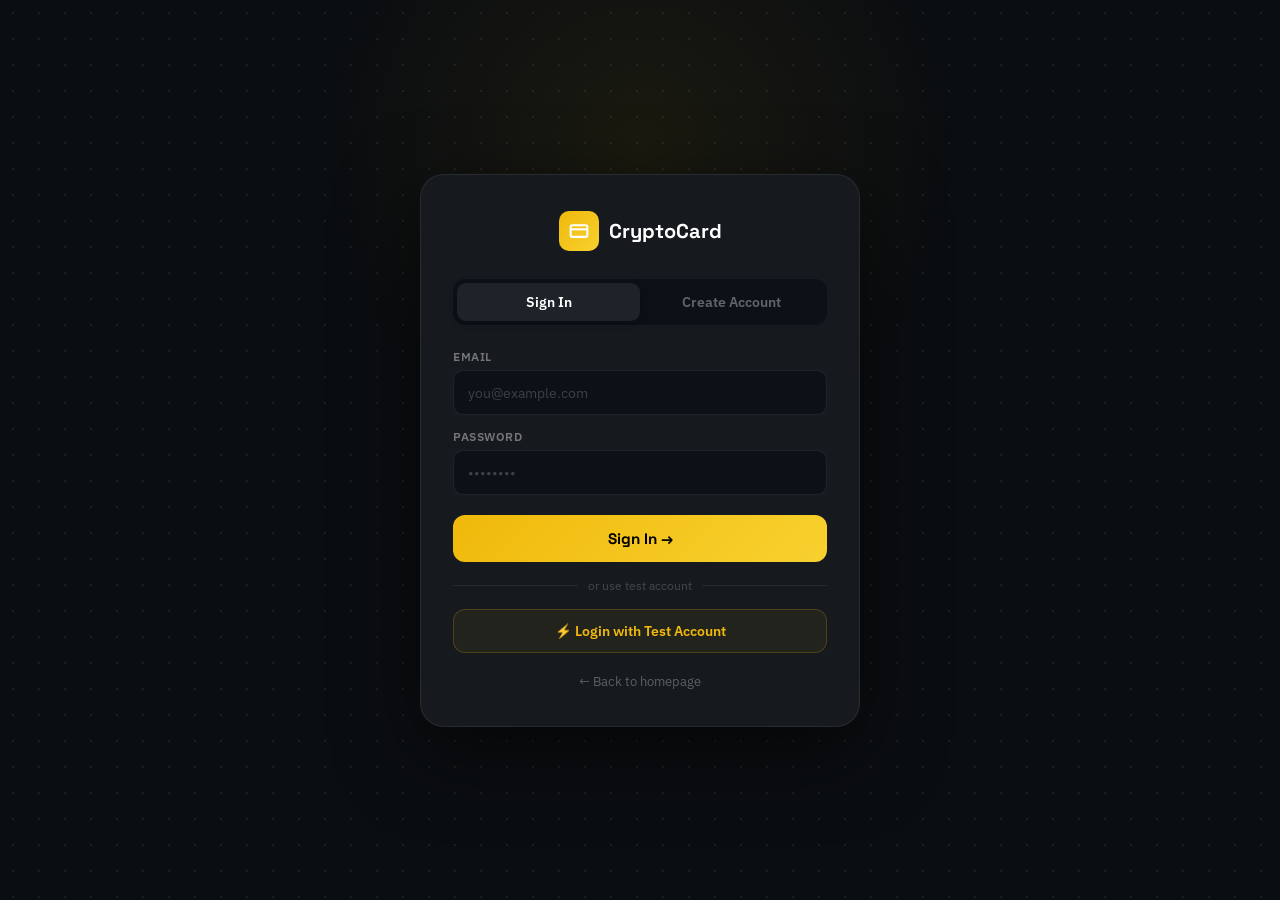
<file: dashboard.html>
<!DOCTYPE html>
<html lang="en">
<head>
<meta charset="UTF-8"/>
<meta name="viewport" content="width=device-width,initial-scale=1.0,maximum-scale=1.0"/>
<title>Dashboard &mdash; CryptoCard</title>
<link rel="stylesheet" href="style.css"/>
<style>
*{box-sizing:border-box;margin:0;padding:0;}
body{background-color:#0B0E11;background-image:radial-gradient(circle,rgba(255,255,255,0.07) 1.5px,transparent 1.5px);background-size:26px 26px;color:#fff;font-family:'IBM Plex Sans',-apple-system,sans-serif;}
.dash-layout{display:flex;min-height:100vh;}
.sidebar{width:220px;background:#0D1117;border-right:1px solid rgba(255,255,255,.07);display:flex;flex-direction:column;padding:24px 0;position:fixed;top:0;left:0;bottom:0;z-index:200;transition:transform .3s;}
.sidebar-logo{display:flex;align-items:center;gap:10px;padding:0 20px 24px;font-family:'Space Grotesk',sans-serif;font-weight:700;font-size:1.1rem;color:#fff;text-decoration:none;border-bottom:1px solid rgba(255,255,255,.07);margin-bottom:12px;}
.sidebar-logo-icon{width:32px;height:32px;background:linear-gradient(135deg,#F0B90B,#F8D12F);border-radius:8px;display:flex;align-items:center;justify-content:center;}
.sidebar-nav{list-style:none;flex:1;padding:0 8px;}
.sidebar-nav li a{display:flex;align-items:center;gap:10px;padding:11px 14px;border-radius:10px;color:rgba(255,255,255,.45);text-decoration:none;font-size:.875rem;font-weight:500;transition:all .2s;margin-bottom:2px;}
.sidebar-nav li a:hover,.sidebar-nav li a.active{background:rgba(240,185,11,.08);color:#F0B90B;}
.sidebar-nav li a.active svg{stroke:#F0B90B;}
.sidebar-footer{padding:16px 20px;border-top:1px solid rgba(255,255,255,.07);}
.logout-btn{width:100%;display:flex;align-items:center;gap:8px;padding:10px 14px;background:none;border:1px solid rgba(255,255,255,.1);border-radius:10px;color:rgba(255,255,255,.4);font-size:.84rem;cursor:pointer;font-family:inherit;transition:all .2s;}
.logout-btn:hover{border-color:rgba(239,68,68,.4);color:#EF4444;}
.dash-main{margin-left:220px;flex:1;display:flex;justify-content:center;}
.dash-center{width:100%;max-width:520px;padding-bottom:80px;}

/* TOPBAR - sticky */
.dash-topbar{display:flex;align-items:center;justify-content:space-between;padding:14px 20px;position:sticky;top:0;background:#0B0E11;z-index:50;border-bottom:1px solid rgba(255,255,255,.06);}
.icon-btn{width:36px;height:36px;border-radius:50%;background:rgba(255,255,255,.06);border:none;cursor:pointer;display:flex;align-items:center;justify-content:center;color:#fff;}
.icon-btn:hover{background:rgba(255,255,255,.1);}
.search-pill{display:flex;align-items:center;gap:8px;background:rgba(255,255,255,.06);border:1px solid rgba(255,255,255,.08);border-radius:100px;padding:7px 16px;font-size:.82rem;color:rgba(255,255,255,.35);cursor:pointer;min-width:160px;transition:border-color .2s;}
.search-pill:hover{border-color:rgba(240,185,11,.35);}
.avatar-btn{width:34px;height:34px;border-radius:50%;background:linear-gradient(135deg,#F0B90B,#F8D12F);display:flex;align-items:center;justify-content:center;font-weight:700;font-size:.9rem;color:#000;cursor:pointer;font-family:'Space Grotesk',sans-serif;flex-shrink:0;}

/* WALLET */
.wallet-section{text-align:center;padding:28px 20px 14px;}
.wallet-lbl{font-size:.88rem;color:rgba(255,255,255,.7);margin-bottom:12px;letter-spacing:1.5px;font-weight:600;}
.wallet-bal{font-size:3.6rem;font-weight:700;font-family:'Space Grotesk',sans-serif;letter-spacing:-2px;color:#ffffff;line-height:1;text-shadow:0 0 40px rgba(255,255,255,.15);}
.wallet-chg{font-size:.84rem;color:rgba(255,255,255,.55);margin-top:10px;}
/* SECTION CARDS */
.sec-card{background:#161A1F;border:1px solid rgba(255,255,255,.07);border-radius:16px;margin:0 16px 16px;overflow:hidden;}
.sec-card-title{font-size:.72rem;font-weight:700;color:rgba(255,255,255,.35);padding:16px 20px 4px;text-transform:uppercase;letter-spacing:.8px;}

/* QUICK ACTIONS */
.quick-actions{display:flex;justify-content:center;gap:44px;padding:24px 20px;border-bottom:1px solid rgba(255,255,255,.06);}
.qa-btn{display:flex;flex-direction:column;align-items:center;gap:10px;background:none;border:none;cursor:pointer;font-family:inherit;}
.qa-icon{width:64px;height:64px;border-radius:50%;background:rgba(255,255,255,.07);border:1px solid rgba(255,255,255,.08);display:flex;align-items:center;justify-content:center;transition:all .2s;}
.qa-btn:hover .qa-icon{background:rgba(240,185,11,.12);border-color:rgba(240,185,11,.3);}
.qa-label{font-size:.78rem;color:rgba(255,255,255,.6);font-weight:500;}

/* TABS */
.main-tabs{display:flex;border-bottom:1px solid rgba(255,255,255,.06);padding:0 16px;}
.tab-btn{padding:13px 18px;background:none;border:none;color:rgba(255,255,255,.4);font-size:.88rem;font-weight:500;cursor:pointer;border-bottom:2px solid transparent;margin-bottom:-1px;font-family:inherit;transition:all .2s;}
.tab-btn.active{color:#F0B90B;border-bottom-color:#F0B90B;}
.tab-pane{display:none;}
.tab-pane.active{display:block;}

/* SECTION TITLES */
.sec-title{font-size:.72rem;font-weight:700;color:rgba(255,255,255,.35);padding:14px 20px 6px;text-transform:uppercase;letter-spacing:.8px;}

/* COIN ROWS */
.coin-row{display:flex;align-items:center;gap:12px;padding:12px 20px;cursor:pointer;transition:background .15s;}
.coin-row:hover{background:rgba(255,255,255,.03);}
.coin-icon{width:40px;height:40px;border-radius:50%;display:flex;align-items:center;justify-content:center;font-weight:700;font-size:.84rem;flex-shrink:0;font-family:'Space Grotesk',sans-serif;}
.coin-info{flex:1;min-width:0;}
.coin-name{font-size:.92rem;font-weight:600;color:#ffffff;}
.coin-sub{font-size:.72rem;color:rgba(255,255,255,.55);margin-top:2px;}
.coin-right{text-align:right;flex-shrink:0;}
.coin-price{font-size:.92rem;font-weight:600;font-family:'IBM Plex Mono',monospace;color:#ffffff;}
.coin-chg{font-size:.72rem;font-family:'IBM Plex Mono',monospace;margin-top:2px;}
.coin-vol{font-size:.7rem;color:rgba(255,255,255,.5);font-family:'IBM Plex Mono',monospace;}
.pos{color:#0ECB81;}.neg{color:#F6465D;}

/* SUB-TABS */
.sub-tabs{display:flex;padding:10px 18px 6px;gap:4px;overflow-x:auto;scrollbar-width:none;}
.sub-tabs::-webkit-scrollbar{display:none;}
.sub-tab{padding:6px 14px;border-radius:100px;font-size:.78rem;font-weight:500;cursor:pointer;background:none;border:none;color:rgba(255,255,255,.35);font-family:inherit;white-space:nowrap;transition:all .2s;}
.sub-tab.active{background:rgba(240,185,11,.1);color:#F0B90B;}

.divider{height:8px;background:rgba(255,255,255,.02);border-top:1px solid rgba(255,255,255,.04);border-bottom:1px solid rgba(255,255,255,.04);}

/* TOAST */
.dash-toast{position:fixed;bottom:24px;left:50%;transform:translateX(-50%) translateY(80px);background:#1E2026;border:1px solid rgba(240,185,11,.3);border-radius:12px;padding:11px 20px;font-size:.84rem;color:#F0B90B;box-shadow:0 8px 32px rgba(0,0,0,.5);transition:transform .3s;z-index:1000;white-space:nowrap;}
.dash-toast.show{transform:translateX(-50%) translateY(0);}

/* MOBILE */
.mob-btn{display:none !important;}
.overlay{display:none;position:fixed;inset:0;background:rgba(0,0,0,.9);z-index:900;padding:56px 16px 16px;overflow-y:auto;}
.panel{display:none;position:fixed;top:60px;right:12px;background:#161A1F;border:1px solid rgba(255,255,255,.1);border-radius:16px;z-index:800;box-shadow:0 20px 60px rgba(0,0,0,.8);overflow:hidden;}

@media(max-width:900px){
  .sidebar{transform:translateX(-100%)}
  .sidebar.open{transform:translateX(0)}
  .dash-main{margin-left:0;filter:none !important;}
  .dash-center{max-width:100%}
}
@media(max-width:480px){
  .wallet-bal{font-size:2.8rem}
  .quick-actions{gap:36px;padding:20px 8px;}
  .qa-icon{width:60px;height:60px}
  .qa-label{font-size:.74rem;color:rgba(255,255,255,.8);}
}
</style>
</head>
<body>
<script src="auth.js"></script>
<script>if(!authGuard()){}; if(!pinGuard()){}else{const _cu=getCurrentUser();if(_cu&&!_cu.defaultCurrency)window.location.href="setup-currency.html";}</script>

<div class="dash-layout">
<aside class="sidebar" id="sidebar">
  <a href="index.html" class="sidebar-logo">
    <div class="sidebar-logo-icon"><svg xmlns="http://www.w3.org/2000/svg" width="16" height="16" viewBox="0 0 24 24" fill="none" stroke="white" stroke-width="2.5"><rect width="20" height="14" x="2" y="5" rx="2"/><line x1="2" y1="10" x2="22" y2="10"/></svg></div>
    CryptoCard
  </a>
  <ul class="sidebar-nav">
    <li><a href="dashboard.html" class="active"><svg xmlns="http://www.w3.org/2000/svg" width="16" height="16" viewBox="0 0 24 24" fill="none" stroke="currentColor" stroke-width="1.75" stroke-linecap="round" stroke-linejoin="round"><rect width="7" height="9" x="3" y="3" rx="1"/><rect width="7" height="5" x="3" y="15" rx="1"/><rect width="7" height="5" x="14" y="3" rx="1"/><rect width="7" height="9" x="14" y="11" rx="1"/></svg>Dashboard</a></li>
    <li><a href="deposit.html"><svg xmlns="http://www.w3.org/2000/svg" width="16" height="16" viewBox="0 0 24 24" fill="none" stroke="currentColor" stroke-width="1.75" stroke-linecap="round" stroke-linejoin="round"><path d="M12 17V3"/><path d="m6 11 6 6 6-6"/><path d="M19 21H5"/></svg>Deposit</a></li>
    <li><a href="card.html"><svg xmlns="http://www.w3.org/2000/svg" width="16" height="16" viewBox="0 0 24 24" fill="none" stroke="currentColor" stroke-width="1.75" stroke-linecap="round" stroke-linejoin="round"><rect width="20" height="14" x="2" y="5" rx="2"/><line x1="2" y1="10" x2="22" y2="10"/></svg>Card</a></li>
    <li><a href="transactions.html"><svg xmlns="http://www.w3.org/2000/svg" width="16" height="16" viewBox="0 0 24 24" fill="none" stroke="currentColor" stroke-width="1.75" stroke-linecap="round" stroke-linejoin="round"><path d="m21 16-4 4-4-4"/><path d="M17 20V4"/><path d="m3 8 4-4 4 4"/><path d="M7 4v16"/></svg>Transactions</a></li>
    <li><a href="kyc.html"><svg xmlns="http://www.w3.org/2000/svg" width="16" height="16" viewBox="0 0 24 24" fill="none" stroke="currentColor" stroke-width="1.75" stroke-linecap="round" stroke-linejoin="round"><path d="M12 22s8-4 8-10V5l-8-3-8 3v7c0 6 8 10 8 10z"/><polyline points="9 12 11 14 15 10"/></svg>KYC</a></li>
    <li><a href="settings.html"><svg xmlns="http://www.w3.org/2000/svg" width="16" height="16" viewBox="0 0 24 24" fill="none" stroke="currentColor" stroke-width="1.75" stroke-linecap="round" stroke-linejoin="round"><circle cx="12" cy="12" r="3"/><path d="M19.4 15a1.65 1.65 0 0 0 .33 1.82l.06.06a2 2 0 0 1-2.83 2.83l-.06-.06a1.65 1.65 0 0 0-1.82-.33 1.65 1.65 0 0 0-1 1.51V21a2 2 0 0 1-4 0v-.09A1.65 1.65 0 0 0 9 19.4a1.65 1.65 0 0 0-1.82.33l-.06.06a2 2 0 0 1-2.83-2.83l.06-.06A1.65 1.65 0 0 0 4.68 15a1.65 1.65 0 0 0-1.51-1H3a2 2 0 0 1 0-4h.09A1.65 1.65 0 0 0 4.6 9a1.65 1.65 0 0 0-.33-1.82l-.06-.06a2 2 0 0 1 2.83-2.83l.06.06A1.65 1.65 0 0 0 9 4.68a1.65 1.65 0 0 0 1-1.51V3a2 2 0 0 1 4 0v.09a1.65 1.65 0 0 0 1 1.51 1.65 1.65 0 0 0 1.82-.33l.06-.06a2 2 0 0 1 2.83 2.83l-.06.06A1.65 1.65 0 0 0 19.4 9a1.65 1.65 0 0 0 1.51 1H21a2 2 0 0 1 0 4h-.09a1.65 1.65 0 0 0-1.51 1z"/></svg>Settings</a></li>
  </ul>
  <div class="sidebar-footer"><button class="logout-btn" onclick="logout()"><svg xmlns="http://www.w3.org/2000/svg" width="15" height="15" viewBox="0 0 24 24" fill="none" stroke="currentColor" stroke-width="1.75" stroke-linecap="round" stroke-linejoin="round"><path d="M9 21H5a2 2 0 0 1-2-2V5a2 2 0 0 1 2-2h4"/><polyline points="16 17 21 12 16 7"/><line x1="21" y1="12" x2="9" y2="12"/></svg>Logout</button></div>
</aside>

<div class="dash-main">
<div class="dash-center">

  <!-- TOP BAR (sticky) -->
  <div class="dash-topbar">
    <div style="display:flex;align-items:center;gap:10px;">
      <button class="icon-btn" onclick="toggleSidebar()"><svg xmlns="http://www.w3.org/2000/svg" width="18" height="18" viewBox="0 0 24 24" fill="none" stroke="currentColor" stroke-width="2" stroke-linecap="round" stroke-linejoin="round"><line x1="4" y1="12" x2="20" y2="12"/><line x1="4" y1="6" x2="20" y2="6"/><line x1="4" y1="18" x2="20" y2="18"/></svg></button>
      <div class="search-pill" onclick="openSearch()"><svg xmlns="http://www.w3.org/2000/svg" width="13" height="13" viewBox="0 0 24 24" fill="none" stroke="currentColor" stroke-width="2" stroke-linecap="round" stroke-linejoin="round"><circle cx="11" cy="11" r="8"/><path d="m21 21-4.35-4.35"/></svg>Search coins...</div>
    </div>
    <div style="display:flex;align-items:center;gap:8px;">
      <button class="icon-btn" onclick="toggleNotif(event)" style="position:relative;">
        <svg xmlns="http://www.w3.org/2000/svg" width="17" height="17" viewBox="0 0 24 24" fill="none" stroke="currentColor" stroke-width="1.75" stroke-linecap="round" stroke-linejoin="round"><path d="M18 8A6 6 0 0 0 6 8c0 7-3 9-3 9h18s-3-2-3-9"/><path d="M13.73 21a2 2 0 0 1-3.46 0"/></svg>
        <span style="position:absolute;top:6px;right:6px;width:7px;height:7px;background:#F0B90B;border-radius:50%;border:2px solid #0B0E11;"></span>
      </button>
      <div class="avatar-btn" id="avatarBtn" onclick="toggleProfile(event)"></div>
    </div>
  </div>

  <!-- WALLET -->
  <div class="wallet-section">
    <div class="wallet-lbl">MAIN WALLET</div>
    <div class="wallet-bal" id="walletBal">$0.00</div>
    <div class="wallet-chg">USDC Balance</div>
  </div>

  <!-- QUICK ACTIONS: FUND | CARD | ACTIVITY | HOME -->
  <div class="quick-actions">
    <button class="qa-btn" onclick="location.href='deposit.html'">
      <div class="qa-icon"><svg xmlns="http://www.w3.org/2000/svg" width="26" height="26" viewBox="0 0 24 24" fill="none" stroke="#fff" stroke-width="1.75" stroke-linecap="round" stroke-linejoin="round"><path d="M12 17V3"/><path d="m6 11 6 6 6-6"/><path d="M19 21H5"/></svg></div>
      <span class="qa-label">Fund</span>
    </button>
    <button class="qa-btn" onclick="location.href='card.html'">
      <div class="qa-icon"><svg xmlns="http://www.w3.org/2000/svg" width="26" height="26" viewBox="0 0 24 24" fill="none" stroke="#fff" stroke-width="1.75" stroke-linecap="round" stroke-linejoin="round"><rect width="20" height="14" x="2" y="5" rx="2"/><line x1="2" y1="10" x2="22" y2="10"/></svg></div>
      <span class="qa-label">Card</span>
    </button>
    <button class="qa-btn" onclick="location.href='transactions.html'">
      <div class="qa-icon"><svg xmlns="http://www.w3.org/2000/svg" width="26" height="26" viewBox="0 0 24 24" fill="none" stroke="#fff" stroke-width="1.75" stroke-linecap="round" stroke-linejoin="round"><circle cx="12" cy="12" r="10"/><polyline points="12 6 12 12 16 14"/></svg></div>
      <span class="qa-label">Activity</span>
    </button>
    <button class="qa-btn" onclick="location.href='index.html'">
      <div class="qa-icon"><svg xmlns="http://www.w3.org/2000/svg" width="26" height="26" viewBox="0 0 24 24" fill="none" stroke="#fff" stroke-width="1.75" stroke-linecap="round" stroke-linejoin="round"><path d="m3 9 9-7 9 7v11a2 2 0 0 1-2 2H5a2 2 0 0 1-2-2z"/><polyline points="9 22 9 12 15 12 15 22"/></svg></div>
      <span class="qa-label">Home</span>
    </button>
  </div>

  <!-- TABS -->
  <div class="main-tabs">
    <button class="tab-btn active" onclick="showTab('crypto',this)">Crypto</button>
    <button class="tab-btn" onclick="showTab('activity',this)">Activity</button>
  </div>

  <!-- CRYPTO TAB -->
  <div class="tab-pane active" id="tab-crypto">

    <!-- YOUR HOLDINGS CARD -->
    <div class="sec-card">
      <div class="sec-card-title">Your Holdings</div>
      <div class="coin-row">
        <div class="coin-icon" style="background:rgba(38,161,123,.15);color:#26A17B;font-size:.78rem;">USDC</div>
        <div class="coin-info"><div class="coin-name">USD Coin</div><div class="coin-sub">USDC &bull; Stablecoin</div></div>
        <div class="coin-right">
          <div class="coin-price">$1.00</div>
          <div class="coin-chg pos">+0.01%</div>
          <div class="coin-vol" id="usdcBal">0.00 USDC</div>
        </div>
      </div>
    </div>

    <!-- TOP MOVERS CARD -->
    <div class="sec-card">
      <div class="sec-card-title">Top Movers</div>
      <div class="sub-tabs">
        <button class="sub-tab active" onclick="setMover('top',this)">Top</button>
        <button class="sub-tab" onclick="setMover('gainers',this)">Gainers</button>
        <button class="sub-tab" onclick="setMover('losers',this)">Losers</button>
      </div>
      <div id="moversList"><div style="padding:24px;text-align:center;color:rgba(255,255,255,.25);font-size:.82rem;">Loading live prices...</div></div>
    </div>

    <!-- POPULAR TOKENS CARD -->
    <div class="sec-card">
      <div class="sec-card-title">Popular Tokens</div>
      <div id="popularList"></div>
    </div>

  </div>

  <!-- ACTIVITY TAB -->
  <div class="tab-pane" id="tab-activity">
    <div style="text-align:center;padding:70px 20px;">
      <svg xmlns="http://www.w3.org/2000/svg" width="44" height="44" viewBox="0 0 24 24" fill="none" stroke="currentColor" stroke-width="1.25" stroke-linecap="round" stroke-linejoin="round" style="margin-bottom:14px;opacity:.2;"><circle cx="12" cy="12" r="10"/><polyline points="12 6 12 12 16 14"/></svg>
      <div style="font-size:.92rem;font-weight:500;color:rgba(255,255,255,.4);">No transactions yet</div>
      <div style="font-size:.78rem;margin-top:6px;color:rgba(255,255,255,.2);">Deposit USDC to get started</div>
    </div>
  </div>

</div></div></div><!-- /dash-layout -->

<!-- SEARCH OVERLAY -->
<div class="overlay" id="searchOverlay">
  <div style="max-width:480px;margin:0 auto;">
    <div style="display:flex;gap:10px;margin-bottom:12px;">
      <input id="searchInput" type="text" placeholder="Search e.g. BTC, Ethereum..." autocomplete="off"
        style="flex:1;background:#161A1F;border:1px solid rgba(240,185,11,.4);border-radius:12px;padding:12px 16px;color:#fff;font-size:.95rem;font-family:inherit;outline:none;"/>
      <button onclick="closeSearch()" style="background:rgba(255,255,255,.07);border:1px solid rgba(255,255,255,.1);border-radius:12px;padding:0 16px;color:#fff;font-size:.88rem;cursor:pointer;font-family:inherit;">Close</button>
    </div>
    <div id="searchResults"></div>
  </div>
</div>

<!-- NOTIFICATION PANEL -->
<div class="panel" id="notifPanel" style="width:310px;max-width:calc(100vw - 24px);">
  <div style="display:flex;justify-content:space-between;align-items:center;padding:14px 18px;border-bottom:1px solid rgba(255,255,255,.07);">
    <span style="font-weight:600;font-size:.9rem;color:#fff;">Notifications</span>
    <button onclick="closeNotif()" style="background:none;border:none;color:rgba(255,255,255,.35);font-size:1.2rem;cursor:pointer;line-height:1;">&times;</button>
  </div>
  <div style="padding:6px 0;">
    <div style="padding:12px 18px;border-bottom:1px solid rgba(255,255,255,.04);"><div style="font-size:.82rem;color:#fff;margin-bottom:2px;">Welcome to CryptoCard!</div><div style="font-size:.72rem;color:rgba(255,255,255,.35);">Complete KYC to activate your card &bull; Now</div></div>
    <div style="padding:12px 18px;border-bottom:1px solid rgba(255,255,255,.04);"><div style="font-size:.82rem;color:#fff;margin-bottom:2px;">Deposit USDC to get started</div><div style="font-size:.72rem;color:rgba(255,255,255,.35);">Your wallet is ready &bull; Today</div></div>
    <div style="padding:12px 18px;"><div style="font-size:.82rem;color:#0ECB81;margin-bottom:2px;">Live rates connected</div><div style="font-size:.72rem;color:rgba(255,255,255,.35);">Binance feed &bull; Every 15s</div></div>
  </div>
</div>

<!-- PROFILE PANEL -->
<div class="panel" id="profilePanel" style="width:240px;max-width:calc(100vw - 24px);">
  <div style="padding:18px;text-align:center;border-bottom:1px solid rgba(255,255,255,.07);">
    <div id="ppAv" style="width:48px;height:48px;border-radius:50%;background:linear-gradient(135deg,#F0B90B,#F8D12F);display:flex;align-items:center;justify-content:center;font-weight:700;font-size:1.1rem;color:#000;margin:0 auto 10px;font-family:'Space Grotesk',sans-serif;"></div>
    <div id="ppName" style="font-weight:600;font-size:.92rem;color:#fff;"></div>
    <div id="ppEmail" style="font-size:.72rem;color:rgba(255,255,255,.35);margin-top:3px;"></div>
  </div>
  <div style="padding:6px 0;">
    <a href="settings.html" style="display:flex;align-items:center;gap:9px;padding:11px 18px;color:rgba(255,255,255,.6);text-decoration:none;font-size:.84rem;"><svg xmlns="http://www.w3.org/2000/svg" width="14" height="14" viewBox="0 0 24 24" fill="none" stroke="currentColor" stroke-width="1.75"><circle cx="12" cy="12" r="3"/><path d="M19.4 15a1.65 1.65 0 0 0 .33 1.82l.06.06a2 2 0 0 1-2.83 2.83l-.06-.06a1.65 1.65 0 0 0-1.82-.33 1.65 1.65 0 0 0-1 1.51V21a2 2 0 0 1-4 0v-.09A1.65 1.65 0 0 0 9 19.4a1.65 1.65 0 0 0-1.82.33l-.06.06a2 2 0 0 1-2.83-2.83l.06-.06A1.65 1.65 0 0 0 4.68 15a1.65 1.65 0 0 0-1.51-1H3a2 2 0 0 1 0-4h.09A1.65 1.65 0 0 0 4.6 9a1.65 1.65 0 0 0-.33-1.82l-.06-.06a2 2 0 0 1 2.83-2.83l.06.06A1.65 1.65 0 0 0 9 4.68a1.65 1.65 0 0 0 1-1.51V3a2 2 0 0 1 4 0v.09a1.65 1.65 0 0 0 1 1.51 1.65 1.65 0 0 0 1.82-.33l.06-.06a2 2 0 0 1 2.83 2.83l-.06.06A1.65 1.65 0 0 0 19.4 9a1.65 1.65 0 0 0 1.51 1H21a2 2 0 0 1 0 4h-.09a1.65 1.65 0 0 0-1.51 1z"/></svg>Settings</a>
    <a href="kyc.html" style="display:flex;align-items:center;gap:9px;padding:11px 18px;color:rgba(255,255,255,.6);text-decoration:none;font-size:.84rem;"><svg xmlns="http://www.w3.org/2000/svg" width="14" height="14" viewBox="0 0 24 24" fill="none" stroke="currentColor" stroke-width="1.75"><path d="M12 22s8-4 8-10V5l-8-3-8 3v7c0 6 8 10 8 10z"/><polyline points="9 12 11 14 15 10"/></svg>KYC Verification</a>
    <button onclick="logout()" style="width:100%;display:flex;align-items:center;gap:9px;padding:11px 18px;color:#F6465D;font-size:.84rem;background:none;border:none;cursor:pointer;font-family:inherit;"><svg xmlns="http://www.w3.org/2000/svg" width="14" height="14" viewBox="0 0 24 24" fill="none" stroke="currentColor" stroke-width="1.75"><path d="M9 21H5a2 2 0 0 1-2-2V5a2 2 0 0 1 2-2h4"/><polyline points="16 17 21 12 16 7"/><line x1="21" y1="12" x2="9" y2="12"/></svg>Sign Out</button>
  </div>
</div>

<div class="dash-toast" id="dashToast"></div>

<script src="app.js"></script>
<script>
const _u=getCurrentUser();
if(_u){
  document.getElementById('avatarBtn').textContent=_u.name.charAt(0).toUpperCase();
  const bal=(_u.balance||0);
  document.getElementById('walletBal').textContent='$'+bal.toFixed(2);
  document.getElementById('usdcBal').textContent=bal.toFixed(2)+' USDC';
  document.getElementById('ppAv').textContent=_u.name.charAt(0).toUpperCase();
  document.getElementById('ppName').textContent=_u.name;
  document.getElementById('ppEmail').textContent=_u.email||'cryptocard user';
}
function showTab(n,b){document.querySelectorAll('.tab-btn').forEach(x=>x.classList.remove('active'));document.querySelectorAll('.tab-pane').forEach(x=>x.classList.remove('active'));b.classList.add('active');document.getElementById('tab-'+n).classList.add('active');}
function toggleSidebar(){document.getElementById('sidebar').classList.toggle('open');}
function closeSidebar(){document.getElementById('sidebar').classList.remove('open');}
function showToast(m){const t=document.getElementById('dashToast');t.textContent=m;t.classList.add('show');setTimeout(()=>t.classList.remove('show'),2500);}
function openSearch(){document.getElementById('searchOverlay').style.display='block';setTimeout(()=>document.getElementById('searchInput').focus(),80);}
function closeSearch(){document.getElementById('searchOverlay').style.display='none';}
function toggleNotif(e){e.stopPropagation();closeProfile();const p=document.getElementById('notifPanel');p.style.display=p.style.display==='block'?'none':'block';}
function closeNotif(){document.getElementById('notifPanel').style.display='none';}
function toggleProfile(e){e.stopPropagation();closeNotif();const p=document.getElementById('profilePanel');p.style.display=p.style.display==='block'?'none':'block';}
function closeProfile(){document.getElementById('profilePanel').style.display='none';}
document.addEventListener('click',()=>{closeNotif();closeProfile();});
document.addEventListener('keydown',e=>{if(e.key==='Escape'){closeSearch();closeNotif();closeProfile();}});

const COINS={BTCUSDT:{n:'Bitcoin',s:'BTC',bg:'rgba(247,147,26,.15)',c:'#F7931A'},ETHUSDT:{n:'Ethereum',s:'ETH',bg:'rgba(98,126,234,.15)',c:'#627EEA'},BNBUSDT:{n:'BNB',s:'BNB',bg:'rgba(240,185,11,.15)',c:'#F0B90B'},SOLUSDT:{n:'Solana',s:'SOL',bg:'rgba(153,69,255,.15)',c:'#9945FF'},XRPUSDT:{n:'XRP',s:'XRP',bg:'rgba(0,170,228,.15)',c:'#00AAE4'},ADAUSDT:{n:'Cardano',s:'ADA',bg:'rgba(100,120,255,.15)',c:'#6677FF'},DOGEUSDT:{n:'Dogecoin',s:'DOGE',bg:'rgba(195,161,73,.15)',c:'#C3A149'},AVAXUSDT:{n:'Avalanche',s:'AVAX',bg:'rgba(232,65,66,.15)',c:'#E84142'},DOTUSDT:{n:'Polkadot',s:'DOT',bg:'rgba(230,0,122,.15)',c:'#E6007A'},MATICUSDT:{n:'Polygon',s:'MATIC',bg:'rgba(130,71,229,.15)',c:'#8247E5'},LINKUSDT:{n:'Chainlink',s:'LINK',bg:'rgba(55,91,210,.15)',c:'#375BD2'},UNIUSDT:{n:'Uniswap',s:'UNI',bg:'rgba(255,0,122,.15)',c:'#FF007A'},LTCUSDT:{n:'Litecoin',s:'LTC',bg:'rgba(183,183,183,.15)',c:'#B7B7B7'},NEARUSDT:{n:'NEAR Protocol',s:'NEAR',bg:'rgba(0,236,151,.15)',c:'#00EC97'},OPUSDT:{n:'Optimism',s:'OP',bg:'rgba(255,4,32,.15)',c:'#FF0420'},ARBUSDT:{n:'Arbitrum',s:'ARB',bg:'rgba(40,160,240,.15)',c:'#28A0F0'},INJUSDT:{n:'Injective',s:'INJ',bg:'rgba(0,136,255,.15)',c:'#0088FF'},SUIUSDT:{n:'Sui',s:'SUI',bg:'rgba(78,144,255,.15)',c:'#4E90FF'},APTUSDT:{n:'Aptos',s:'APT',bg:'rgba(85,85,255,.15)',c:'#5555FF'},SHIBUSDT:{n:'Shiba Inu',s:'SHIB',bg:'rgba(255,165,0,.15)',c:'#FFA500'},TRXUSDT:{n:'TRON',s:'TRX',bg:'rgba(255,6,10,.15)',c:'#FF060A'},ATOMUSDT:{n:'Cosmos',s:'ATOM',bg:'rgba(111,88,182,.15)',c:'#6F58B6'},LDOUSDT:{n:'Lido DAO',s:'LDO',bg:'rgba(246,190,44,.15)',c:'#F6BE2C'},AAVEUSDT:{n:'Aave',s:'AAVE',bg:'rgba(183,136,231,.15)',c:'#B788E7'},MKRUSDT:{n:'Maker',s:'MKR',bg:'rgba(30,133,102,.15)',c:'#1E8566'},TIAUSDT:{n:'Celestia',s:'TIA',bg:'rgba(126,60,215,.15)',c:'#7E3CD7'},JUPUSDT:{n:'Jupiter',s:'JUP',bg:'rgba(0,200,150,.15)',c:'#00C896'},RUNEUSDT:{n:'THORChain',s:'RUNE',bg:'rgba(0,255,200,.15)',c:'#00FFC8'},HBARUSDT:{n:'Hedera',s:'HBAR',bg:'rgba(85,85,200,.15)',c:'#5555CC'},XLMUSDT:{n:'Stellar',s:'XLM',bg:'rgba(20,108,205,.15)',c:'#148CCD'},BCHUSDT:{n:'Bitcoin Cash',s:'BCH',bg:'rgba(138,209,99,.15)',c:'#8AD163'},ETCUSDT:{n:'Ethereum Classic',s:'ETC',bg:'rgba(0,154,68,.15)',c:'#009A44'},VETUSDT:{n:'VeChain',s:'VET',bg:'rgba(0,150,255,.15)',c:'#0096FF'},ALGOUSDT:{n:'Algorand',s:'ALGO',bg:'rgba(0,200,200,.15)',c:'#00C8C8'},ICPUSDT:{n:'Internet Computer',s:'ICP',bg:'rgba(41,171,226,.15)',c:'#29ABE2'},FILUSDT:{n:'Filecoin',s:'FIL',bg:'rgba(0,120,235,.15)',c:'#0078EB'},STXUSDT:{n:'Stacks',s:'STX',bg:'rgba(90,60,200,.15)',c:'#5A3CC8'},WLDUSDT:{n:'Worldcoin',s:'WLD',bg:'rgba(0,180,255,.15)',c:'#00B4FF'},PYTHUSDT:{n:'Pyth Network',s:'PYTH',bg:'rgba(100,80,200,.15)',c:'#6450C8'},ONDOUSDT:{n:'Ondo',s:'ONDO',bg:'rgba(0,200,100,.15)',c:'#00C864'},FETUSDT:{n:'Fetch.ai',s:'FET',bg:'rgba(0,120,255,.15)',c:'#0078FF'},RNDRUSDT:{n:'Render',s:'RNDR',bg:'rgba(255,60,0,.15)',c:'#FF3C00'},ENAUSDT:{n:'Ethena',s:'ENA',bg:'rgba(100,200,255,.15)',c:'#64C8FF'},THETAUSDT:{n:'Theta Network',s:'THETA',bg:'rgba(0,255,150,.15)',c:'#00FF96'},GRTUSDT:{n:'The Graph',s:'GRT',bg:'rgba(100,60,200,.15)',c:'#6432C8'},IMXUSDT:{n:'Immutable X',s:'IMX',bg:'rgba(20,200,200,.15)',c:'#14C8C8'},TONUSDT:{n:'Toncoin',s:'TON',bg:'rgba(0,136,204,.15)',c:'#0088CC'}};
function fmt(n){const v=parseFloat(n);return v>9999?v.toLocaleString('en-US',{maximumFractionDigits:0}):v>99?v.toLocaleString('en-US',{maximumFractionDigits:2}):v.toLocaleString('en-US',{maximumFractionDigits:4});}
function fmtV(v){const n=parseFloat(v);return n>1e9?'$'+(n/1e9).toFixed(1)+'B':n>1e6?'$'+(n/1e6).toFixed(1)+'M':'$'+(n/1e3).toFixed(0)+'K';}
function mkRow(i,m,price,chg,vol){const pos=chg>=0;return '<div class="coin-row"><div class="coin-icon" style="background:'+m.bg+';color:'+m.c+';">'+m.s.charAt(0)+'</div><div class="coin-info"><div class="coin-name">'+m.n+'</div><div class="coin-sub">'+m.s+'</div></div><div class="coin-right"><div class="coin-price">$'+fmt(price)+'</div><div class="coin-chg '+(pos?'pos':'neg')+'">'+(pos?'+':'')+chg.toFixed(2)+'%</div>'+(vol?'<div class="coin-vol">'+fmtV(vol)+'</div>':'')+'</div></div>';}
let _moverMode='top';
function setMover(t,btn){btn.closest('.sub-tabs').querySelectorAll('.sub-tab').forEach(b=>b.classList.remove('active'));btn.classList.add('active');_moverMode=t;if(window._tickers)renderMovers();}
function renderMovers(){const excl=['USDCUSDT','WBTCUSDT','BUSDUSDT'];let d=window._tickers.filter(x=>COINS[x.symbol]&&!excl.includes(x.symbol));if(_moverMode==='gainers')d=d.filter(x=>parseFloat(x.priceChangePercent)>0).sort((a,b)=>parseFloat(b.priceChangePercent)-parseFloat(a.priceChangePercent));else if(_moverMode==='losers')d=d.filter(x=>parseFloat(x.priceChangePercent)<0).sort((a,b)=>parseFloat(a.priceChangePercent)-parseFloat(b.priceChangePercent));else d=d.sort((a,b)=>Math.abs(parseFloat(b.priceChangePercent))-Math.abs(parseFloat(a.priceChangePercent)));document.getElementById('moversList').innerHTML=d.slice(0,5).map((x,i)=>{const m=COINS[x.symbol];const chg=parseFloat(x.priceChangePercent);return mkRow(i+1,m,x.lastPrice,chg,x.quoteVolume);}).join('');}
function renderPopular(){const pops=['BTCUSDT','ETHUSDT','BNBUSDT','SOLUSDT','XRPUSDT'];document.getElementById('popularList').innerHTML=window._tickers.filter(x=>pops.includes(x.symbol)).map((x,i)=>{const m=COINS[x.symbol];if(!m)return'';const chg=parseFloat(x.priceChangePercent);return mkRow(i+1,m,x.lastPrice,chg,x.quoteVolume);}).join('');}
function renderSearch(q){if(!window._tickers)return;const lq=q.toLowerCase().trim();const hits=window._tickers.filter(x=>{const m=COINS[x.symbol];return m&&(!lq||m.n.toLowerCase().includes(lq)||m.s.toLowerCase().includes(lq));}).slice(0,25);document.getElementById('searchResults').innerHTML=hits.length?hits.map(x=>{const m=COINS[x.symbol];const chg=parseFloat(x.priceChangePercent);const pos=chg>=0;return '<div style="display:flex;align-items:center;gap:12px;padding:11px 14px;border-radius:12px;margin-bottom:4px;background:rgba(255,255,255,.05);cursor:pointer;" onclick="closeSearch()"><div style="width:36px;height:36px;border-radius:50%;background:'+m.bg+';color:'+m.c+';display:flex;align-items:center;justify-content:center;font-weight:700;font-size:.8rem;flex-shrink:0;">'+m.s.charAt(0)+'</div><div style="flex:1;"><div style="font-size:.9rem;font-weight:600;color:#fff;">'+m.n+'</div><div style="font-size:.73rem;color:rgba(255,255,255,.45);">'+m.s+'</div></div><div style="text-align:right;"><div style="font-family:IBM Plex Mono,monospace;font-size:.88rem;color:#fff;">$'+fmt(x.lastPrice)+'</div><div style="font-size:.73rem;'+(pos?'color:#0ECB81':'color:#F6465D')+'">+'+(pos?'+':'')+chg.toFixed(2)+'%</div></div></div>';}).join(''):'<div style="padding:30px;text-align:center;color:rgba(255,255,255,.25);">No results</div>';}

async function fetchPrices(){try{const syms=Object.keys(COINS);const r=await fetch('https://api.binance.com/api/v3/ticker/24hr?symbols=['+syms.map(s=>'"'+s+'"').join(',')+']');window._tickers=await r.json();renderMovers();renderPopular();}catch(e){document.getElementById('moversList').innerHTML='<div style="padding:24px;text-align:center;color:rgba(255,255,255,.25);font-size:.82rem;">Could not load live prices</div>';}}
fetchPrices();setInterval(fetchPrices,15000);
</script>
</body>
</html>
</file>
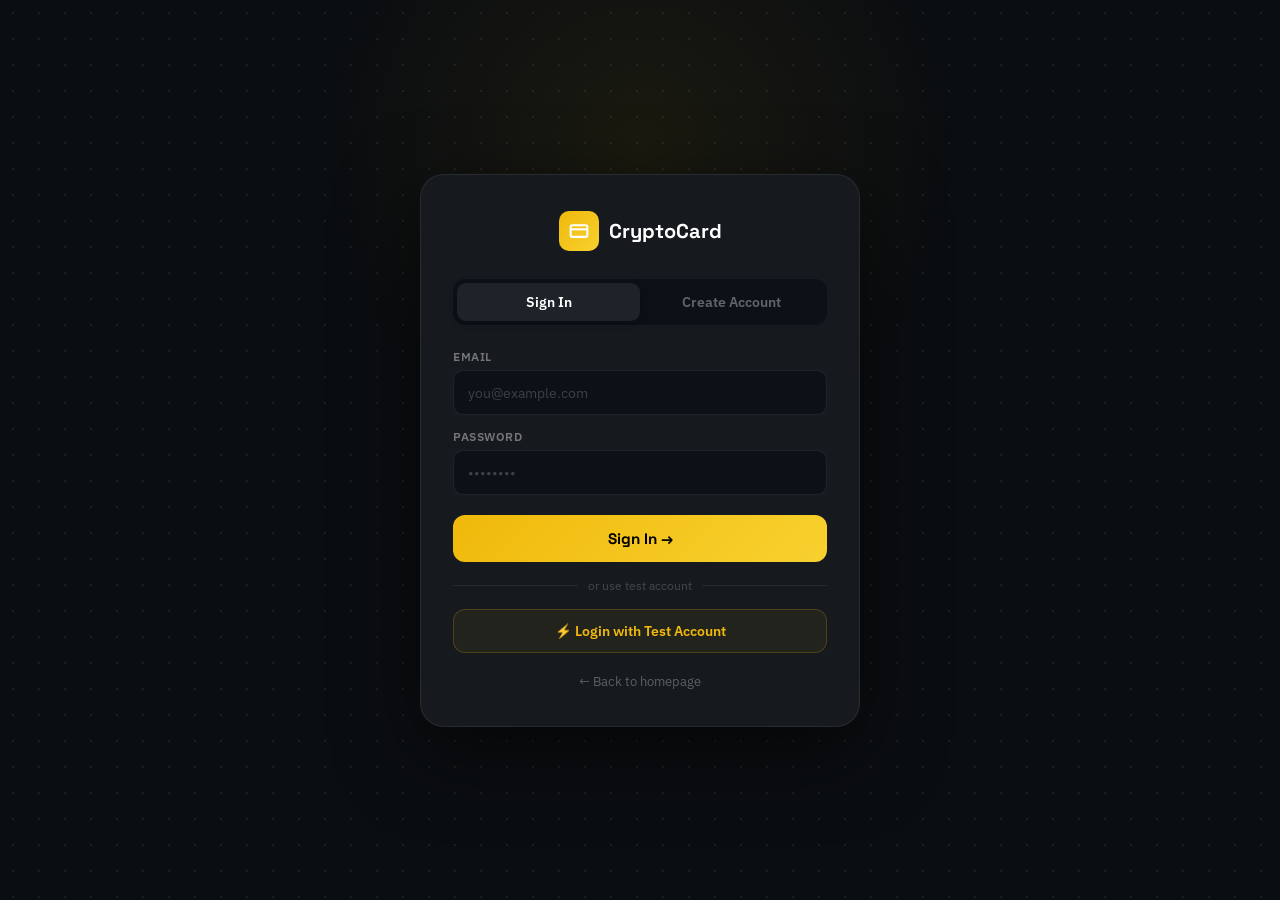
<file: deposit.html>
<!DOCTYPE html><!-- v2 -->
<html lang="en">
<head>
<meta charset="UTF-8"/>
<meta name="viewport" content="width=device-width,initial-scale=1.0,maximum-scale=1.0"/>
<title>Deposit &mdash; CryptoCard</title>
<link rel="stylesheet" href="style.css"/>
<style>
*{box-sizing:border-box;margin:0;padding:0;}
body{background-color:#0B0E11;background-image:radial-gradient(circle,rgba(255,255,255,0.07) 1.5px,transparent 1.5px);background-size:26px 26px;color:#fff;font-family:'IBM Plex Sans',-apple-system,sans-serif;}
.page-layout{display:flex;}

/* SIDEBAR */
.sidebar{width:220px;background:#0D1117;border-right:1px solid rgba(255,255,255,.07);display:flex;flex-direction:column;padding:24px 0;position:fixed;top:0;left:0;bottom:0;z-index:400;transition:transform .3s;}
.sidebar-logo{display:flex;align-items:center;gap:10px;padding:0 20px 24px;font-family:'Space Grotesk',sans-serif;font-weight:700;font-size:1.1rem;color:#fff;text-decoration:none;border-bottom:1px solid rgba(255,255,255,.07);margin-bottom:12px;}
.sidebar-logo-icon{width:32px;height:32px;background:linear-gradient(135deg,#F0B90B,#F8D12F);border-radius:8px;display:flex;align-items:center;justify-content:center;}
.sidebar-nav{list-style:none;flex:1;padding:0 8px;}
.sidebar-nav li a{display:flex;align-items:center;gap:10px;padding:11px 14px;border-radius:10px;color:rgba(255,255,255,.45);text-decoration:none;font-size:.875rem;font-weight:500;transition:all .2s;margin-bottom:2px;}
.sidebar-nav li a:hover,.sidebar-nav li a.active{background:rgba(240,185,11,.08);color:#F0B90B;}
.sidebar-nav li a.active svg{stroke:#F0B90B;}
.sidebar-footer{padding:16px 20px;border-top:1px solid rgba(255,255,255,.07);}
.logout-btn{width:100%;display:flex;align-items:center;gap:8px;padding:10px 14px;background:none;border:1px solid rgba(255,255,255,.1);border-radius:10px;color:rgba(255,255,255,.4);font-size:.84rem;cursor:pointer;font-family:inherit;transition:all .2s;}
.logout-btn:hover{border-color:rgba(239,68,68,.4);color:#EF4444;}

/* TOPBAR */
.page-topbar{display:flex;align-items:center;justify-content:space-between;padding:14px 24px;position:fixed;top:0;left:220px;right:0;z-index:210;background:#0B0E11;border-bottom:1px solid rgba(255,255,255,.06);}
.icon-btn{width:36px;height:36px;border-radius:50%;background:rgba(255,255,255,.06);border:none;cursor:pointer;display:flex;align-items:center;justify-content:center;color:#fff;}
.icon-btn:hover{background:rgba(255,255,255,.1);}
.search-pill{display:flex;align-items:center;gap:8px;background:rgba(255,255,255,.06);border:1px solid rgba(255,255,255,.08);border-radius:100px;padding:7px 16px;font-size:.82rem;color:rgba(255,255,255,.35);cursor:pointer;min-width:160px;}
.avatar-btn{width:34px;height:34px;border-radius:50%;background:linear-gradient(135deg,#F0B90B,#F8D12F);display:flex;align-items:center;justify-content:center;font-weight:700;font-size:.9rem;color:#000;cursor:pointer;font-family:'Space Grotesk',sans-serif;flex-shrink:0;}

/* MAIN */
.page-main{margin-left:220px;flex:1;padding:86px 28px 60px;}

/* DEPOSIT PAGE STYLES */
.dep-header{margin-bottom:24px;}
.dep-breadcrumb{font-size:.72rem;color:rgba(255,255,255,.3);margin-bottom:6px;}
.dep-breadcrumb span{color:#F0B90B;font-weight:600;}
.dep-title{font-family:'Space Grotesk',sans-serif;font-weight:700;font-size:1.5rem;color:#fff;}
.dep-subtitle{font-size:.82rem;color:rgba(255,255,255,.35);margin-top:4px;}

.warn-banner{display:flex;align-items:flex-start;gap:12px;background:rgba(246,70,93,.06);border:1px solid rgba(246,70,93,.2);border-radius:14px;padding:14px 18px;margin-bottom:24px;}
.warn-banner svg{flex-shrink:0;margin-top:1px;color:#F6465D;}
.warn-banner p{font-size:.8rem;color:rgba(246,70,93,.9);line-height:1.55;}

.dep-card{background:#161A1F;border:1px solid rgba(255,255,255,.07);border-radius:20px;overflow:hidden;}

/* Network header */
.net-header{display:flex;align-items:center;gap:14px;padding:20px 24px;border-bottom:1px solid rgba(255,255,255,.06);background:rgba(255,255,255,.02);}
.net-badge{width:46px;height:46px;border-radius:14px;background:rgba(255,6,10,.12);border:1px solid rgba(255,6,10,.2);display:flex;align-items:center;justify-content:center;font-family:'Space Grotesk',sans-serif;font-weight:800;font-size:.72rem;color:#FF060A;flex-shrink:0;letter-spacing:.5px;}
.net-name{font-family:'Space Grotesk',sans-serif;font-weight:700;font-size:1rem;color:#fff;}
.net-meta{display:flex;align-items:center;gap:8px;margin-top:3px;flex-wrap:wrap;}
.net-tag{font-size:.7rem;color:rgba(255,255,255,.35);background:rgba(255,255,255,.06);border-radius:100px;padding:2px 9px;}

/* QR + Address section */
.dep-body{display:grid;grid-template-columns:auto 1fr;gap:24px;padding:24px;align-items:start;}
.qr-wrap{background:#0D1117;border:1px solid rgba(255,255,255,.07);border-radius:16px;padding:16px;display:flex;flex-direction:column;align-items:center;gap:10px;width:fit-content;}
.qr-wrap img{width:148px;height:148px;border-radius:10px;display:block;}
.qr-hint{font-size:.68rem;color:rgba(255,255,255,.25);font-weight:500;letter-spacing:.3px;}

.addr-section{}
.addr-label{font-size:.7rem;color:rgba(255,255,255,.3);text-transform:uppercase;letter-spacing:.8px;font-weight:600;margin-bottom:8px;}
.addr-box{display:flex;align-items:center;gap:0;background:#0D1117;border:1px solid rgba(255,255,255,.09);border-radius:12px;overflow:hidden;margin-bottom:16px;}
.addr-text{flex:1;font-family:'IBM Plex Mono',monospace;font-size:.8rem;color:#fff;padding:13px 14px;word-break:break-all;line-height:1.5;}
.copy-btn{padding:13px 16px;background:rgba(240,185,11,.1);border:none;border-left:1px solid rgba(255,255,255,.07);cursor:pointer;color:#F0B90B;display:flex;align-items:center;gap:6px;font-size:.8rem;font-weight:600;font-family:inherit;transition:background .2s;white-space:nowrap;}
.copy-btn:hover{background:rgba(240,185,11,.2);}

/* Fund form */
.dep-footer{border-top:1px solid rgba(255,255,255,.06);padding:20px 24px;}
.fund-toggle-btn{display:inline-flex;align-items:center;gap:8px;padding:12px 24px;background:linear-gradient(135deg,#F0B90B,#F8D12F);border:none;border-radius:12px;color:#000;font-weight:700;font-size:.88rem;cursor:pointer;font-family:inherit;transition:opacity .2s;}
.fund-toggle-btn:hover{opacity:.9;}

.fund-form{margin-top:18px;background:#0D1117;border:1px solid rgba(240,185,11,.15);border-radius:16px;padding:22px;}
.fund-form-title{font-family:'Space Grotesk',sans-serif;font-weight:700;font-size:.95rem;color:#fff;margin-bottom:4px;}
.fund-form-sub{font-size:.76rem;color:rgba(255,255,255,.35);margin-bottom:18px;line-height:1.55;}
.fund-form-sub b{color:#F0B90B;}
.fund-input-label{font-size:.7rem;color:rgba(255,255,255,.4);text-transform:uppercase;letter-spacing:.6px;font-weight:600;display:block;margin-bottom:7px;}
.fund-input{width:100%;background:#161A1F;border:1px solid rgba(255,255,255,.1);border-radius:11px;padding:12px 14px;color:#fff;font-family:'IBM Plex Mono',monospace;font-size:.82rem;outline:none;transition:border-color .2s;margin-bottom:14px;}
.fund-input:focus{border-color:rgba(240,185,11,.4);}
.fund-submit{width:100%;padding:13px;background:rgba(240,185,11,.1);border:1px solid rgba(240,185,11,.3);border-radius:11px;color:#F0B90B;font-weight:700;font-size:.88rem;cursor:pointer;font-family:inherit;transition:all .2s;}
.fund-submit:hover:not(:disabled){background:rgba(240,185,11,.18);}
.fund-submit:disabled{opacity:.5;cursor:not-allowed;}

.status-box{display:none;margin-top:16px;border-radius:12px;padding:16px;}
.status-box.pending{background:rgba(240,185,11,.05);border:1px solid rgba(240,185,11,.2);}
.status-box.success{background:rgba(14,203,129,.05);border:1px solid rgba(14,203,129,.2);}
.status-box.failed{background:rgba(246,70,93,.05);border:1px solid rgba(246,70,93,.2);}
.status-top{display:flex;align-items:center;gap:12px;margin-bottom:12px;}
.status-icon{font-size:1.4rem;}
.status-title{font-size:.88rem;font-weight:700;color:#fff;}
.status-msg{font-size:.74rem;color:rgba(255,255,255,.4);margin-top:2px;}
.progress-bar{height:3px;background:rgba(255,255,255,.08);border-radius:100px;overflow:hidden;}
.progress-fill{height:100%;width:0;background:#F0B90B;border-radius:100px;transition:width .5s;}
.progress-timer{font-size:.68rem;color:rgba(255,255,255,.25);margin-top:5px;text-align:right;}

/* Toast */
.dash-toast{position:fixed;bottom:24px;left:50%;transform:translateX(-50%) translateY(80px);background:#1E2026;border:1px solid rgba(240,185,11,.3);border-radius:12px;padding:11px 20px;font-size:.84rem;color:#F0B90B;box-shadow:0 8px 32px rgba(0,0,0,.5);transition:transform .3s;z-index:1000;white-space:nowrap;}
.dash-toast.show{transform:translateX(-50%) translateY(0);}
.panel{display:none;position:fixed;top:60px;right:12px;background:#161A1F;border:1px solid rgba(255,255,255,.1);border-radius:16px;z-index:800;box-shadow:0 20px 60px rgba(0,0,0,.8);overflow:hidden;}

/* MOBILE */
@media(max-width:900px){
  .sidebar{transform:translateX(-100%);}
  .sidebar.open{transform:translateX(0);}
  .page-topbar{left:0;right:0;}
  .page-main{margin-left:0;padding:80px 16px 40px;}
  .dep-body{grid-template-columns:1fr;gap:16px;}
  .qr-wrap{width:100%;align-items:center;}
  .qr-wrap img{width:140px;height:140px;}
  .addr-box{flex-direction:column;align-items:stretch;}
  .copy-btn{border-left:none;border-top:1px solid rgba(255,255,255,.07);justify-content:center;}
  .dep-footer{padding:16px;}
  .fund-form{padding:16px;}
}
</style>
</head>
<body>
<script src="auth.js"></script>
<script>if(!authGuard()){}; if(!pinGuard()){}</script>
<div class="page-layout">

<!-- SIDEBAR -->
<aside class="sidebar" id="sidebar">
  <a href="index.html" class="sidebar-logo">
    <div class="sidebar-logo-icon"><svg xmlns="http://www.w3.org/2000/svg" width="16" height="16" viewBox="0 0 24 24" fill="none" stroke="white" stroke-width="2.5"><rect width="20" height="14" x="2" y="5" rx="2"/><line x1="2" y1="10" x2="22" y2="10"/></svg></div>
    CryptoCard
  </a>
  <ul class="sidebar-nav">
    <li><a href="dashboard.html"><svg xmlns="http://www.w3.org/2000/svg" width="16" height="16" viewBox="0 0 24 24" fill="none" stroke="currentColor" stroke-width="1.75" stroke-linecap="round" stroke-linejoin="round"><rect width="7" height="9" x="3" y="3" rx="1"/><rect width="7" height="5" x="3" y="15" rx="1"/><rect width="7" height="5" x="14" y="3" rx="1"/><rect width="7" height="9" x="14" y="11" rx="1"/></svg>Dashboard</a></li>
    <li><a href="deposit.html" class="active"><svg xmlns="http://www.w3.org/2000/svg" width="16" height="16" viewBox="0 0 24 24" fill="none" stroke="currentColor" stroke-width="1.75" stroke-linecap="round" stroke-linejoin="round"><path d="M12 17V3"/><path d="m6 11 6 6 6-6"/><path d="M19 21H5"/></svg>Deposit</a></li>
    <li><a href="card.html"><svg xmlns="http://www.w3.org/2000/svg" width="16" height="16" viewBox="0 0 24 24" fill="none" stroke="currentColor" stroke-width="1.75" stroke-linecap="round" stroke-linejoin="round"><rect width="20" height="14" x="2" y="5" rx="2"/><line x1="2" y1="10" x2="22" y2="10"/></svg>Card</a></li>
    <li><a href="transactions.html"><svg xmlns="http://www.w3.org/2000/svg" width="16" height="16" viewBox="0 0 24 24" fill="none" stroke="currentColor" stroke-width="1.75" stroke-linecap="round" stroke-linejoin="round"><path d="m21 16-4 4-4-4"/><path d="M17 20V4"/><path d="m3 8 4-4 4 4"/><path d="M7 4v16"/></svg>Transactions</a></li>
    <li><a href="kyc.html"><svg xmlns="http://www.w3.org/2000/svg" width="16" height="16" viewBox="0 0 24 24" fill="none" stroke="currentColor" stroke-width="1.75" stroke-linecap="round" stroke-linejoin="round"><path d="M12 22s8-4 8-10V5l-8-3-8 3v7c0 6 8 10 8 10z"/><polyline points="9 12 11 14 15 10"/></svg>KYC</a></li>
    <li><a href="settings.html"><svg xmlns="http://www.w3.org/2000/svg" width="16" height="16" viewBox="0 0 24 24" fill="none" stroke="currentColor" stroke-width="1.75" stroke-linecap="round" stroke-linejoin="round"><circle cx="12" cy="12" r="3"/><path d="M19.4 15a1.65 1.65 0 0 0 .33 1.82l.06.06a2 2 0 0 1-2.83 2.83l-.06-.06a1.65 1.65 0 0 0-1.82-.33 1.65 1.65 0 0 0-1 1.51V21a2 2 0 0 1-4 0v-.09A1.65 1.65 0 0 0 9 19.4a1.65 1.65 0 0 0-1.82.33l-.06.06a2 2 0 0 1-2.83-2.83l.06-.06A1.65 1.65 0 0 0 4.68 15a1.65 1.65 0 0 0-1.51-1H3a2 2 0 0 1 0-4h.09A1.65 1.65 0 0 0 4.6 9a1.65 1.65 0 0 0-.33-1.82l-.06-.06a2 2 0 0 1 2.83-2.83l.06.06A1.65 1.65 0 0 0 9 4.68a1.65 1.65 0 0 0 1-1.51V3a2 2 0 0 1 4 0v.09a1.65 1.65 0 0 0 1 1.51 1.65 1.65 0 0 0 1.82-.33l.06-.06a2 2 0 0 1 2.83 2.83l-.06.06A1.65 1.65 0 0 0 19.4 9a1.65 1.65 0 0 0 1.51 1H21a2 2 0 0 1 0 4h-.09a1.65 1.65 0 0 0-1.51 1z"/></svg>Settings</a></li>
  </ul>
  <div class="sidebar-footer"><button class="logout-btn" onclick="logout()"><svg xmlns="http://www.w3.org/2000/svg" width="15" height="15" viewBox="0 0 24 24" fill="none" stroke="currentColor" stroke-width="1.75" stroke-linecap="round" stroke-linejoin="round"><path d="M9 21H5a2 2 0 0 1-2-2V5a2 2 0 0 1 2-2h4"/><polyline points="16 17 21 12 16 7"/><line x1="21" y1="12" x2="9" y2="12"/></svg>Logout</button></div>
</aside>

<div class="page-main">
  <!-- TOPBAR -->
  <div class="page-topbar">
    <div style="display:flex;align-items:center;gap:10px;">
      <button class="icon-btn" onclick="toggleSidebar()"><svg xmlns="http://www.w3.org/2000/svg" width="18" height="18" viewBox="0 0 24 24" fill="none" stroke="currentColor" stroke-width="2" stroke-linecap="round" stroke-linejoin="round"><line x1="4" y1="12" x2="20" y2="12"/><line x1="4" y1="6" x2="20" y2="6"/><line x1="4" y1="18" x2="20" y2="18"/></svg></button>
      <div class="search-pill"><svg xmlns="http://www.w3.org/2000/svg" width="13" height="13" viewBox="0 0 24 24" fill="none" stroke="currentColor" stroke-width="2" stroke-linecap="round" stroke-linejoin="round"><circle cx="11" cy="11" r="8"/><path d="m21 21-4.35-4.35"/></svg>Search coins...</div>
    </div>
    <div style="display:flex;align-items:center;gap:8px;">
      <button class="icon-btn" onclick="toggleNotif(event)" style="position:relative;">
        <svg xmlns="http://www.w3.org/2000/svg" width="17" height="17" viewBox="0 0 24 24" fill="none" stroke="currentColor" stroke-width="1.75" stroke-linecap="round" stroke-linejoin="round"><path d="M18 8A6 6 0 0 0 6 8c0 7-3 9-3 9h18s-3-2-3-9"/><path d="M13.73 21a2 2 0 0 1-3.46 0"/></svg>
        <span style="position:absolute;top:6px;right:6px;width:7px;height:7px;background:#F0B90B;border-radius:50%;border:2px solid #0B0E11;"></span>
      </button>
      <div class="avatar-btn" id="avatarBtn" onclick="toggleProfile(event)"></div>
    </div>
  </div>

  <!-- PAGE CONTENT -->
  <div class="dep-header">
    <div class="dep-breadcrumb">Dashboard / <span>Deposit USDC</span></div>
    <div class="dep-title">Deposit USDC</div>
    <div class="dep-subtitle">Fund your CryptoCard wallet via TRC-20 network</div>
  </div>

  <div class="warn-banner">
    <svg xmlns="http://www.w3.org/2000/svg" width="16" height="16" viewBox="0 0 24 24" fill="none" stroke="#F6465D" stroke-width="2" stroke-linecap="round" stroke-linejoin="round"><path d="m21.73 18-8-14a2 2 0 0 0-3.46 0l-8 14A2 2 0 0 0 4 21h16a2 2 0 0 0 1.73-3Z"/><line x1="12" y1="9" x2="12" y2="13"/><line x1="12" y1="17" x2="12.01" y2="17"/></svg>
    <p>Only send <strong>USDC on TRC-20 Network</strong>. Sending the wrong token or a different network will result in <strong>permanent loss of funds</strong>.</p>
  </div>

  <div class="dep-card">
    <!-- Network Header -->
    <div class="net-header">
      <div class="net-badge">TRX</div>
      <div>
        <div class="net-name">Tron Network</div>
        <div class="net-meta">
          <span class="net-tag">TRC-20</span>
          <span class="net-tag">⚡ ~30 sec confirmation</span>
          <span class="net-tag">Min: $100 USDC</span>
        </div>
      </div>
    </div>

    <!-- QR + Address -->
    <div class="dep-body">
      <div class="qr-wrap">
        <img src="https://api.qrserver.com/v1/create-qr-code/?size=148x148&data=TNsXmYuCXQV9BVUXVPehGvY6PZ32XikFKv&bgcolor=0D1117&color=EAECEF&margin=8" alt="QR Code" loading="lazy"/>
        <div class="qr-hint">SCAN TO COPY</div>
      </div>

      <div class="addr-section">
        <div class="addr-label">USDC Deposit Address (TRC-20)</div>
        <div class="addr-box">
          <div class="addr-text" id="trx-addr">TNsXmYuCXQV9BVUXVPehGvY6PZ32XikFKv</div>
          <button class="copy-btn" onclick="copyAddr('trx-addr')">
            <svg xmlns="http://www.w3.org/2000/svg" width="14" height="14" viewBox="0 0 24 24" fill="none" stroke="currentColor" stroke-width="2"><rect width="14" height="14" x="8" y="8" rx="2"/><path d="M4 16c-1.1 0-2-.9-2-2V4c0-1.1.9-2 2-2h10c1.1 0 2 .9 2 2"/></svg>
            Copy
          </button>
        </div>
      </div>
    </div>

    <!-- Fund Form -->
    <div class="dep-footer">
      <button class="fund-toggle-btn" onclick="toggleFundForm()">
        <svg xmlns="http://www.w3.org/2000/svg" width="15" height="15" viewBox="0 0 24 24" fill="none" stroke="currentColor" stroke-width="2.5" stroke-linecap="round" stroke-linejoin="round"><line x1="12" y1="5" x2="12" y2="19"/><line x1="5" y1="12" x2="19" y2="12"/></svg>
        I've Sent — Add Funds
      </button>

      <div id="fundForm" style="display:none;">
        <div class="fund-form">
          <div class="fund-form-title">Verify Your TRC-20 Deposit</div>
          <div class="fund-form-sub">Paste the transaction hash from your wallet. Minimum <b>$100 USDC</b> required.</div>
          <label class="fund-input-label">Transaction Hash (TxID)</label>
          <input id="txHashInput" class="fund-input" type="text" placeholder="e.g. a3f4b9c1d2e0..."/>
          <button class="fund-submit" id="verifyBtn" onclick="submitHash()">Verify &amp; Add to Wallet</button>
          <div class="status-box" id="depositStatus">
            <div class="status-top">
              <div class="status-icon" id="statusIcon">⏳</div>
              <div>
                <div class="status-title" id="statusTitle">Checking transaction...</div>
                <div class="status-msg" id="statusMsg"></div>
              </div>
            </div>
            <div class="progress-bar"><div class="progress-fill" id="statusBar"></div></div>
            <div class="progress-timer" id="statusTimer"></div>
          </div>
        </div>
      </div>
    </div>
  </div>
</div>
</div>

<!-- PANELS -->
<div class="panel" id="notifPanel" style="width:300px;max-width:calc(100vw - 24px);">
  <div style="display:flex;justify-content:space-between;align-items:center;padding:13px 18px;border-bottom:1px solid rgba(255,255,255,.07);">
    <span style="font-weight:600;font-size:.88rem;color:#fff;">Notifications</span>
    <button onclick="closeNotif()" style="background:none;border:none;color:rgba(255,255,255,.35);font-size:1.2rem;cursor:pointer;">&times;</button>
  </div>
  <div style="padding:12px 18px;"><div style="font-size:.82rem;color:#0ECB81;margin-bottom:2px;">Wallet ready for deposit</div><div style="font-size:.72rem;color:rgba(255,255,255,.35);">Send USDC via TRC-20</div></div>
</div>
<div class="panel" id="profilePanel" style="width:230px;max-width:calc(100vw - 24px);">
  <div style="padding:16px 18px;text-align:center;border-bottom:1px solid rgba(255,255,255,.07);">
    <div id="ppAv" style="width:44px;height:44px;border-radius:50%;background:linear-gradient(135deg,#F0B90B,#F8D12F);display:flex;align-items:center;justify-content:center;font-weight:700;font-size:1.1rem;color:#000;margin:0 auto 8px;font-family:'Space Grotesk',sans-serif;"></div>
    <div id="ppName" style="font-weight:600;font-size:.88rem;color:#fff;"></div>
    <div id="ppEmail" style="font-size:.7rem;color:rgba(255,255,255,.35);margin-top:2px;"></div>
  </div>
  <div style="padding:4px 0;">
    <a href="settings.html" style="display:flex;align-items:center;gap:8px;padding:10px 18px;color:rgba(255,255,255,.6);text-decoration:none;font-size:.82rem;">Settings</a>
    <a href="kyc.html" style="display:flex;align-items:center;gap:8px;padding:10px 18px;color:rgba(255,255,255,.6);text-decoration:none;font-size:.82rem;">KYC Verification</a>
    <button onclick="logout()" style="width:100%;display:flex;align-items:center;gap:8px;padding:10px 18px;color:#F6465D;font-size:.82rem;background:none;border:none;cursor:pointer;font-family:inherit;">Sign Out</button>
  </div>
</div>

<div class="dash-toast" id="dashToast"></div>

<script src="app.js"></script>
<script>
const _u = getCurrentUser();
if(_u){
  document.getElementById('avatarBtn').textContent = _u.name.charAt(0).toUpperCase();
  document.getElementById('ppAv').textContent      = _u.name.charAt(0).toUpperCase();
  document.getElementById('ppName').textContent    = _u.name;
  document.getElementById('ppEmail').textContent   = _u.email || '';
}
function toggleSidebar(){document.getElementById('sidebar').classList.toggle('open');}
function closeSidebar(){document.getElementById('sidebar').classList.remove('open');}
function showToast(m){const t=document.getElementById('dashToast');t.textContent=m;t.classList.add('show');setTimeout(()=>t.classList.remove('show'),3000);}
function toggleNotif(e){e.stopPropagation();closeProfile();const p=document.getElementById('notifPanel');p.style.display=p.style.display==='block'?'none':'block';}
function closeNotif(){document.getElementById('notifPanel').style.display='none';}
function toggleProfile(e){e.stopPropagation();closeNotif();const p=document.getElementById('profilePanel');p.style.display=p.style.display==='block'?'none':'block';}
function closeProfile(){document.getElementById('profilePanel').style.display='none';}
document.addEventListener('click',()=>{closeNotif();closeProfile();});

function copyAddr(id){
  const v = document.getElementById(id).textContent.trim();
  navigator.clipboard.writeText(v).then(()=>showToast('✅ Address copied!')).catch(()=>{
    const t=document.createElement('textarea');t.value=v;document.body.appendChild(t);t.select();document.execCommand('copy');document.body.removeChild(t);showToast('✅ Address copied!');
  });
}
function toggleFundForm(){
  const f = document.getElementById('fundForm');
  f.style.display = f.style.display==='none' ? 'block' : 'none';
  if(f.style.display==='block') document.getElementById('txHashInput').focus();
}

function getUsedHashes(){try{return JSON.parse(localStorage.getItem('cc_global_used_hashes')||'[]');}catch{return[];}}
function saveUsedHash(hash,userEmail,amount,token){const arr=getUsedHashes();arr.push({hash,userEmail,amount,token,network:'TRC-20',ts:Date.now()});localStorage.setItem('cc_global_used_hashes',JSON.stringify(arr));}
function isHashUsed(hash){return getUsedHashes().some(h=>h.hash.toLowerCase()===hash.toLowerCase());}

const TRON_ADDR='TNsXmYuCXQV9BVUXVPehGvY6PZ32XikFKv';
const TRON_APIKEY='c97a2e50-c0d0-4f04-9b17-6abbaba9835a';
const MIN_DEPOSIT=100;
const MAX_WAIT=120000;
const POLL_INT=15000;
let _pollTimer=null;

function setStatus(state,title,msg){
  const el=document.getElementById('depositStatus');
  el.className='status-box '+state;
  el.style.display='block';
  document.getElementById('statusIcon').textContent={pending:'⏳',success:'✅',failed:'❌'}[state];
  document.getElementById('statusTitle').textContent=title;
  document.getElementById('statusMsg').textContent=msg;
  if(state!=='pending'){
    document.getElementById('statusBar').style.width='100%';
    document.getElementById('statusBar').style.background=state==='success'?'#0ECB81':'#F6465D';
    document.getElementById('statusTimer').textContent='';
  }
}
function creditWallet(amount,token,hash){
  const user=getCurrentUser();if(!user)return;
  user.balance=parseFloat(((user.balance||0)+amount).toFixed(4));
  if(!user.deposits)user.deposits=[];
  user.deposits.unshift({hash,amount,token,network:'TRC-20',ts:Date.now()});
  updateCurrentUser({balance:user.balance,deposits:user.deposits});
}
async function submitHash(){
  const hashRaw=document.getElementById('txHashInput').value.trim();
  if(!hashRaw){showToast('Please paste your transaction hash');return;}
  if(isHashUsed(hashRaw)){setStatus('failed','Hash Already Used','This transaction hash has already been credited.');return;}
  document.getElementById('verifyBtn').disabled=true;
  document.getElementById('txHashInput').disabled=true;
  setStatus('pending','Verifying Transaction...','Polling TronGrid every 15 seconds. Timeout: 2 minutes.');
  const startTime=Date.now();
  if(_pollTimer)clearInterval(_pollTimer);
  async function poll(){
    const elapsed=Date.now()-startTime;
    const pct=Math.min((elapsed/MAX_WAIT)*100,100);
    document.getElementById('statusBar').style.width=pct+'%';
    document.getElementById('statusTimer').textContent='Time remaining: '+Math.max(0,Math.round((MAX_WAIT-elapsed)/1000))+'s';
    if(elapsed>=MAX_WAIT){clearInterval(_pollTimer);setStatus('failed','Not Found','No matching TRC-20 transfer found within 2 minutes.');resetForm();return;}
    try{
      const res=await fetch(`https://api.trongrid.io/v1/accounts/${TRON_ADDR}/transactions/trc20?limit=50&order_by=block_timestamp,desc`,{headers:{'TRON-PRO-API-KEY':TRON_APIKEY}});
      if(!res.ok)throw new Error('API error '+res.status);
      const data=await res.json();
      const match=(data.data||[]).find(tx=>tx.transaction_id&&tx.transaction_id.toLowerCase()===hashRaw.toLowerCase()&&tx.to===TRON_ADDR);
      if(match){
        clearInterval(_pollTimer);
        const dec=match.token_info?.decimals||6;
        const sym=match.token_info?.symbol||'USDC';
        const amount=parseFloat((parseFloat(match.value)/Math.pow(10,parseInt(dec))).toFixed(4));
        if(amount<MIN_DEPOSIT){setStatus('failed','Below Minimum ($'+MIN_DEPOSIT+')','Deposit of '+amount+' '+sym+' is below the $'+MIN_DEPOSIT+' minimum.');resetForm();return;}
        const user=getCurrentUser();
        creditWallet(amount,sym,hashRaw);
        saveUsedHash(hashRaw,user?.email||'',amount,sym);
        setStatus('success','+'+amount+' '+sym+' Added!','Verified and credited to your wallet.');
        showToast('✅ '+amount+' '+sym+' credited!');
        resetForm();
      }
    }catch(e){document.getElementById('statusMsg').textContent='Retrying... ('+e.message+')';}
  }
  await poll();
  _pollTimer=setInterval(poll,POLL_INT);
}
function resetForm(){
  document.getElementById('verifyBtn').disabled=false;
  document.getElementById('txHashInput').disabled=false;
  document.getElementById('txHashInput').value='';
}
</script>
</body>
</html>
</file>
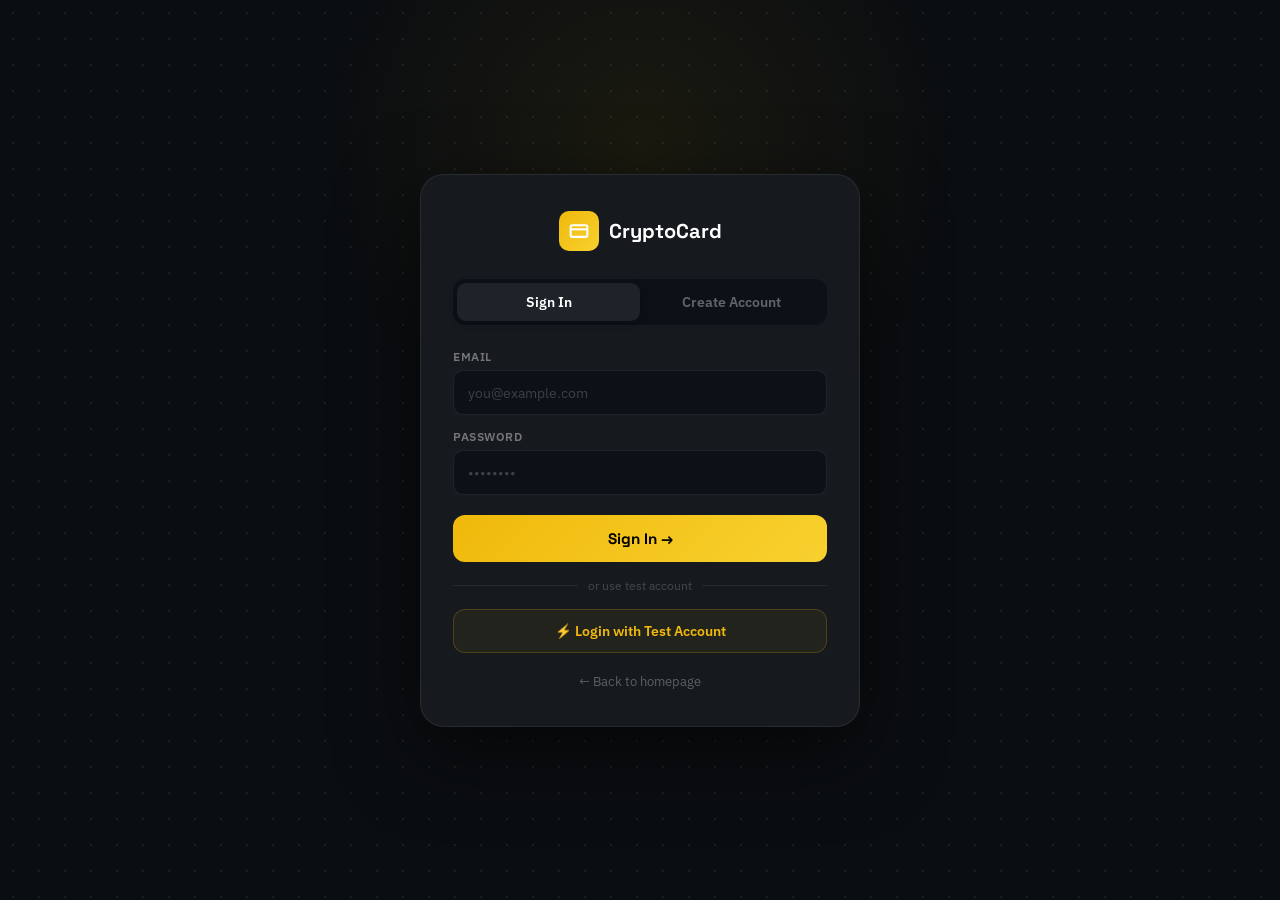
<file: kyc.html>
<!DOCTYPE html><!-- v2 -->
<html lang="en">
<head>
<meta charset="UTF-8"/>
<meta name="viewport" content="width=device-width,initial-scale=1.0,maximum-scale=1.0"/>
<title>KYC &mdash; CryptoCard</title>
<link rel="stylesheet" href="style.css"/>
<style>
*{box-sizing:border-box;margin:0;padding:0;}
body{background:#0B0E11;color:#EAECEF;font-family:'IBM Plex Sans',-apple-system,sans-serif;}
.page-layout{display:flex;}
.sidebar{width:220px;background:#0D1117;border-right:1px solid rgba(255,255,255,.07);display:flex;flex-direction:column;padding:24px 0;position:fixed;top:0;left:0;bottom:0;z-index:400;transition:transform .3s;}
.sidebar-logo{display:flex;align-items:center;gap:10px;padding:0 20px 24px;font-family:'Space Grotesk',sans-serif;font-weight:700;font-size:1.1rem;color:#EAECEF;text-decoration:none;border-bottom:1px solid rgba(255,255,255,.07);margin-bottom:12px;}
.sidebar-logo-icon{width:32px;height:32px;background:linear-gradient(135deg,#F0B90B,#F8D12F);border-radius:8px;display:flex;align-items:center;justify-content:center;}
.sidebar-nav{list-style:none;flex:1;padding:0 8px;}
.sidebar-nav li a{display:flex;align-items:center;gap:10px;padding:11px 14px;border-radius:10px;color:rgba(234,236,239,.55);text-decoration:none;font-size:.875rem;font-weight:500;transition:all .2s;margin-bottom:2px;}
.sidebar-nav li a:hover,.sidebar-nav li a.active{background:rgba(240,185,11,.08);color:#F0B90B;}
.sidebar-nav li a.active svg{stroke:#F0B90B;}
.sidebar-footer{padding:16px 20px;border-top:1px solid rgba(255,255,255,.07);}
.logout-btn{width:100%;display:flex;align-items:center;gap:8px;padding:10px 14px;background:none;border:1px solid rgba(255,255,255,.1);border-radius:10px;color:rgba(234,236,239,.5);font-size:.84rem;cursor:pointer;font-family:inherit;transition:all .2s;}
.logout-btn:hover{border-color:rgba(239,68,68,.4);color:#EF4444;}
.page-main{margin-left:220px;flex:1;padding:28px 32px;min-height:100vh;}
.page-topbar{display:flex;align-items:center;justify-content:space-between;flex-wrap:wrap;gap:12px;position:fixed;top:0;left:220px;right:0;z-index:210;background:#0B0E11;padding:14px 24px;border-bottom:1px solid rgba(255,255,255,.06);}
.icon-btn{width:36px;height:36px;border-radius:50%;background:rgba(255,255,255,.06);border:none;cursor:pointer;display:flex;align-items:center;justify-content:center;color:#fff;}
.icon-btn:hover{background:rgba(255,255,255,.1);}
.search-pill{display:flex;align-items:center;gap:8px;background:rgba(255,255,255,.06);border:1px solid rgba(255,255,255,.08);border-radius:100px;padding:7px 16px;font-size:.82rem;color:rgba(255,255,255,.35);cursor:pointer;min-width:150px;}
.avatar-btn{width:34px;height:34px;border-radius:50%;background:linear-gradient(135deg,#F0B90B,#F8D12F);display:flex;align-items:center;justify-content:center;font-weight:700;font-size:.9rem;color:#000;cursor:pointer;font-family:'Space Grotesk',sans-serif;flex-shrink:0;}
.card-box{background:#161A1F;border:1px solid rgba(255,255,255,.07);border-radius:16px;padding:24px;margin-bottom:20px;}
.card-box-title{font-family:'Space Grotesk',sans-serif;font-weight:600;font-size:1rem;color:#EAECEF;margin-bottom:16px;}
.form-label{font-size:.76rem;color:rgba(234,236,239,.5);font-weight:600;margin-bottom:6px;display:block;text-transform:uppercase;letter-spacing:.4px;}
.form-input{width:100%;background:#0D1117;border:1px solid rgba(255,255,255,.08);border-radius:10px;padding:12px 14px;color:#EAECEF;font-size:.9rem;font-family:inherit;outline:none;transition:border-color .2s;}
.form-input:focus{border-color:rgba(240,185,11,.4);}
.form-select{width:100%;background:#0D1117;border:1px solid rgba(255,255,255,.08);border-radius:10px;padding:12px 14px;color:#EAECEF;font-size:.9rem;font-family:inherit;outline:none;}
.form-group{margin-bottom:18px;}
.btn-gold{background:linear-gradient(135deg,#F0B90B,#F8D12F);color:#000;font-weight:700;border:none;border-radius:10px;padding:13px 28px;font-size:.9rem;cursor:pointer;font-family:inherit;display:inline-flex;align-items:center;gap:8px;justify-content:center;}
.btn-gold:hover{opacity:.85;}
.btn-gold:disabled{opacity:.4;cursor:not-allowed;}
.btn-ghost{background:rgba(255,255,255,.05);border:1px solid rgba(255,255,255,.1);border-radius:10px;padding:11px 22px;color:rgba(234,236,239,.7);font-size:.88rem;cursor:pointer;font-family:inherit;display:inline-flex;align-items:center;gap:6px;}
.btn-ghost:hover{border-color:rgba(255,255,255,.2);color:#EAECEF;}
.step-progress{display:flex;align-items:center;gap:0;margin-bottom:28px;}
.step-dot{width:32px;height:32px;border-radius:50%;display:flex;align-items:center;justify-content:center;font-weight:700;font-size:.82rem;flex-shrink:0;font-family:'Space Grotesk',sans-serif;transition:all .3s;}
.step-line-seg{flex:1;height:2px;transition:background .3s;}
.step-block{display:none;}
.step-block.active{display:block;}
input[type=file]{display:none;}
.file-drop{border:2px dashed rgba(255,255,255,.1);border-radius:12px;padding:28px 20px;text-align:center;cursor:pointer;transition:border-color .2s;font-size:.85rem;color:rgba(234,236,239,.4);}
.file-drop:hover{border-color:rgba(240,185,11,.35);color:#F0B90B;}
.file-drop.uploaded{border-color:rgba(14,203,129,.4);color:#0ECB81;}
.two-col-grid{display:grid;grid-template-columns:1fr 1fr;gap:16px;}
/* Backdrop: pointer-events none so it never blocks sidebar clicks */
.toast{position:fixed;bottom:24px;left:50%;transform:translateX(-50%) translateY(80px);background:#1E2026;border:1px solid rgba(240,185,11,.3);border-radius:12px;padding:11px 20px;font-size:.84rem;color:#F0B90B;box-shadow:0 8px 32px rgba(0,0,0,.5);transition:transform .3s;z-index:999;white-space:nowrap;}
.toast.show{transform:translateX(-50%) translateY(0);}
.person-status{font-size:.75rem;margin-top:6px;text-align:center;min-height:18px;}

@media(max-width:600px){.two-col-grid{grid-template-columns:1fr}.card-box{padding:16px}}

/* MOBILE SIDEBAR */
@media(max-width:900px){
  .sidebar{transform:translateX(-100%);z-index:400;}
  .sidebar.open{transform:translateX(0);}
  .page-main{margin-left:0 !important;padding:72px 16px 24px !important;}
  .page-topbar{left:0 !important;right:0 !important;}
}

/* KYC success area — proper top margin on mobile */
#kycSuccessArea{margin-top:0;}
@media(max-width:900px){
  #kycFormArea,#kycSuccessArea{margin-top:0;}
}
</style>
</head>
<body>
<script src="auth.js"></script>
<script>if(!authGuard()){}; if(!pinGuard()){}</script>
<div class="page-layout">
<aside class="sidebar" id="sidebar">
  <a href="index.html" class="sidebar-logo">
    <div class="sidebar-logo-icon"><svg xmlns="http://www.w3.org/2000/svg" width="16" height="16" viewBox="0 0 24 24" fill="none" stroke="white" stroke-width="2.5"><rect width="20" height="14" x="2" y="5" rx="2"/><line x1="2" y1="10" x2="22" y2="10"/></svg></div>
    CryptoCard
  </a>
  <ul class="sidebar-nav">
    <li><a href="dashboard.html"><svg xmlns="http://www.w3.org/2000/svg" width="16" height="16" viewBox="0 0 24 24" fill="none" stroke="currentColor" stroke-width="1.75" stroke-linecap="round" stroke-linejoin="round"><rect width="7" height="9" x="3" y="3" rx="1"/><rect width="7" height="5" x="3" y="15" rx="1"/><rect width="7" height="5" x="14" y="3" rx="1"/><rect width="7" height="9" x="14" y="11" rx="1"/></svg>Dashboard</a></li>
    <li><a href="deposit.html"><svg xmlns="http://www.w3.org/2000/svg" width="16" height="16" viewBox="0 0 24 24" fill="none" stroke="currentColor" stroke-width="1.75" stroke-linecap="round" stroke-linejoin="round"><path d="M12 17V3"/><path d="m6 11 6 6 6-6"/><path d="M19 21H5"/></svg>Deposit</a></li>
    <li><a href="card.html"><svg xmlns="http://www.w3.org/2000/svg" width="16" height="16" viewBox="0 0 24 24" fill="none" stroke="currentColor" stroke-width="1.75" stroke-linecap="round" stroke-linejoin="round"><rect width="20" height="14" x="2" y="5" rx="2"/><line x1="2" y1="10" x2="22" y2="10"/></svg>Card</a></li>
    <li><a href="transactions.html"><svg xmlns="http://www.w3.org/2000/svg" width="16" height="16" viewBox="0 0 24 24" fill="none" stroke="currentColor" stroke-width="1.75" stroke-linecap="round" stroke-linejoin="round"><path d="m21 16-4 4-4-4"/><path d="M17 20V4"/><path d="m3 8 4-4 4 4"/><path d="M7 4v16"/></svg>Transactions</a></li>
    <li><a href="kyc.html" class="active"><svg xmlns="http://www.w3.org/2000/svg" width="16" height="16" viewBox="0 0 24 24" fill="none" stroke="currentColor" stroke-width="1.75" stroke-linecap="round" stroke-linejoin="round"><path d="M12 22s8-4 8-10V5l-8-3-8 3v7c0 6 8 10 8 10z"/><polyline points="9 12 11 14 15 10"/></svg>KYC</a></li>
    <li><a href="settings.html"><svg xmlns="http://www.w3.org/2000/svg" width="16" height="16" viewBox="0 0 24 24" fill="none" stroke="currentColor" stroke-width="1.75" stroke-linecap="round" stroke-linejoin="round"><circle cx="12" cy="12" r="3"/><path d="M19.4 15a1.65 1.65 0 0 0 .33 1.82l.06.06a2 2 0 0 1-2.83 2.83l-.06-.06a1.65 1.65 0 0 0-1.82-.33 1.65 1.65 0 0 0-1 1.51V21a2 2 0 0 1-4 0v-.09A1.65 1.65 0 0 0 9 19.4a1.65 1.65 0 0 0-1.82.33l-.06.06a2 2 0 0 1-2.83-2.83l.06-.06A1.65 1.65 0 0 0 4.68 15a1.65 1.65 0 0 0-1.51-1H3a2 2 0 0 1 0-4h.09A1.65 1.65 0 0 0 4.6 9a1.65 1.65 0 0 0-.33-1.82l-.06-.06a2 2 0 0 1 2.83-2.83l.06.06A1.65 1.65 0 0 0 9 4.68a1.65 1.65 0 0 0 1-1.51V3a2 2 0 0 1 4 0v.09a1.65 1.65 0 0 0 1 1.51 1.65 1.65 0 0 0 1.82-.33l.06-.06a2 2 0 0 1 2.83 2.83l-.06.06A1.65 1.65 0 0 0 19.4 9a1.65 1.65 0 0 0 1.51 1H21a2 2 0 0 1 0 4h-.09a1.65 1.65 0 0 0-1.51 1z"/></svg>Settings</a></li>
  </ul>
  <div class="sidebar-footer"><button class="logout-btn" onclick="logout()"><svg xmlns="http://www.w3.org/2000/svg" width="15" height="15" viewBox="0 0 24 24" fill="none" stroke="currentColor" stroke-width="1.75" stroke-linecap="round" stroke-linejoin="round"><path d="M9 21H5a2 2 0 0 1-2-2V5a2 2 0 0 1 2-2h4"/><polyline points="16 17 21 12 16 7"/><line x1="21" y1="12" x2="9" y2="12"/></svg>Logout</button></div>
</aside>

<div class="page-main">
  <div class="page-topbar" id="pageTopbar">
    <div style="display:flex;align-items:center;gap:10px;">
      <button class="icon-btn" onclick="toggleSidebar()"><svg xmlns="http://www.w3.org/2000/svg" width="18" height="18" viewBox="0 0 24 24" fill="none" stroke="currentColor" stroke-width="2" stroke-linecap="round" stroke-linejoin="round"><line x1="4" y1="12" x2="20" y2="12"/><line x1="4" y1="6" x2="20" y2="6"/><line x1="4" y1="18" x2="20" y2="18"/></svg></button>
      <div class="search-pill"><svg xmlns="http://www.w3.org/2000/svg" width="13" height="13" viewBox="0 0 24 24" fill="none" stroke="currentColor" stroke-width="2" stroke-linecap="round" stroke-linejoin="round"><circle cx="11" cy="11" r="8"/><path d="m21 21-4.35-4.35"/></svg>Search coins...</div>
    </div>
    <div style="display:flex;align-items:center;gap:8px;">
      <button class="icon-btn" style="position:relative;">
        <svg xmlns="http://www.w3.org/2000/svg" width="17" height="17" viewBox="0 0 24 24" fill="none" stroke="currentColor" stroke-width="1.75" stroke-linecap="round" stroke-linejoin="round"><path d="M18 8A6 6 0 0 0 6 8c0 7-3 9-3 9h18s-3-2-3-9"/><path d="M13.73 21a2 2 0 0 1-3.46 0"/></svg>
        <span style="position:absolute;top:6px;right:6px;width:7px;height:7px;background:#F0B90B;border-radius:50%;border:2px solid #0B0E11;"></span>
      </button>
      <div class="avatar-btn" id="avatarBtn"></div>
    </div>
  </div>

  <!-- KYC FORM AREA -->
  <div id="kycFormArea">
    <div class="card-box" style="max-width:700px;">
      <div class="step-progress">
        <div class="step-dot" id="sn1" style="background:#F0B90B;color:#000;">1</div>
        <div class="step-line-seg" id="sl1" style="background:rgba(255,255,255,.08);"></div>
        <div class="step-dot" id="sn2" style="background:rgba(255,255,255,.08);color:rgba(234,236,239,.4);">2</div>
        <div class="step-line-seg" id="sl2" style="background:rgba(255,255,255,.08);"></div>
        <div class="step-dot" id="sn3" style="background:rgba(255,255,255,.08);color:rgba(234,236,239,.4);">3</div>
      </div>

      <!-- STEP 1: Personal -->
      <div class="step-block active" id="step1">
        <div class="card-box-title">Personal Information</div>
        <div class="two-col-grid">
          <div class="form-group"><label class="form-label">First Name *</label><input type="text" class="form-input" id="kFN" placeholder="John" /></div>
          <div class="form-group"><label class="form-label">Last Name *</label><input type="text" class="form-input" id="kLN" placeholder="Doe" /></div>
        </div>
        <div class="form-group">
          <label class="form-label">Date of Birth * <small style="opacity:.5;font-size:.7rem;">(must be 18+)</small></label>
          <input type="date" class="form-input" id="kDOB" />
        </div>
        <div class="form-group"><label class="form-label">Nationality *</label>
          <select class="form-select" id="kNAT">
            <option value="">Select country...</option>
            <option>India</option><option>United States</option><option>United Kingdom</option>
            <option>Germany</option><option>Singapore</option><option>UAE</option><option>Other</option>
          </select>
        </div>
        <div class="form-group"><label class="form-label">Residential Address *</label><input type="text" class="form-input" id="kADDR" placeholder="123 Main St, City, State, ZIP" /></div>
        <button class="btn-gold" style="width:100%;" onclick="nextKYC(1)">Continue &rarr;</button>
      </div>

      <!-- STEP 2: Document -->
      <div class="step-block" id="step2">
        <div class="card-box-title">Identity Document</div>
        <div class="form-group"><label class="form-label">Document Type *</label>
          <select class="form-select" id="kDOCT" onchange="docTypeChanged()">
            <option value="">Select...</option>
            <option>Passport</option><option>National ID</option><option>Driving License</option>
          </select>
        </div>
        <div class="form-group"><label class="form-label">Document Number *</label><input type="text" class="form-input" id="kDOCN" placeholder="Enter document number" /></div>
        <div class="form-group">
          <label class="form-label">Upload Front *</label>
          <div class="file-drop" id="kF1Drop" onclick="document.getElementById('kF1').click()">
            <svg xmlns="http://www.w3.org/2000/svg" width="24" height="24" viewBox="0 0 24 24" fill="none" stroke="currentColor" stroke-width="1.5" stroke-linecap="round" stroke-linejoin="round" style="margin-bottom:6px;opacity:.4;"><path d="M21 15v4a2 2 0 0 1-2 2H5a2 2 0 0 1-2-2v-4"/><polyline points="17 8 12 3 7 8"/><line x1="12" y1="3" x2="12" y2="15"/></svg><br/>
            Click to upload front of document<br/>
            <small style="font-size:.72rem;opacity:.5;">JPG, PNG or PDF &bull; Max 10MB</small>
          </div>
          <input type="file" id="kF1" accept="image/*,.pdf" onchange="filePicked(this,'kF1Status','kF1Drop')" />
          <div id="kF1Status" style="font-size:.75rem;color:#0ECB81;margin-top:4px;"></div>
        </div>
        <div class="form-group" id="backGroup">
          <label class="form-label">Upload Back *</label>
          <div class="file-drop" id="kF2Drop" onclick="document.getElementById('kF2').click()">Click to upload back of document</div>
          <input type="file" id="kF2" accept="image/*,.pdf" onchange="filePicked(this,'kF2Status','kF2Drop')" />
          <div id="kF2Status" style="font-size:.75rem;color:#0ECB81;margin-top:4px;"></div>
        </div>
        <div style="display:flex;gap:10px;">
          <button class="btn-ghost" onclick="goKYC(1)">&larr; Back</button>
          <button class="btn-gold" style="flex:1;" onclick="nextKYC(2)">Continue &rarr;</button>
        </div>
      </div>

      <!-- STEP 3: Camera Selfie -->
      <div class="step-block" id="step3">
        <div class="card-box-title">Live Selfie Verification</div>
        <div class="form-group">
          <label class="form-label">Hold your ID document next to your face</label>
          <div id="cameraArea" style="background:#0D1117;border:1px solid rgba(255,255,255,.1);border-radius:12px;overflow:hidden;position:relative;min-height:200px;display:flex;flex-direction:column;align-items:center;justify-content:center;">
            <video id="cameraFeed" autoplay playsinline style="width:100%;max-height:280px;object-fit:cover;display:none;"></video>
            <canvas id="cameraCanvas" style="display:none;"></canvas>
            <img id="capturedPhoto" style="width:100%;max-height:280px;object-fit:cover;border-radius:10px;display:none;" alt="Selfie" />
            <div id="cameraPlaceholder" style="text-align:center;padding:30px 20px;">
              <svg xmlns="http://www.w3.org/2000/svg" width="40" height="40" viewBox="0 0 24 24" fill="none" stroke="currentColor" stroke-width="1.25" stroke-linecap="round" stroke-linejoin="round" style="opacity:.25;margin-bottom:10px;"><path d="M14.5 4h-5L7 7H4a2 2 0 0 0-2 2v9a2 2 0 0 0 2 2h16a2 2 0 0 0 2-2V9a2 2 0 0 0-2-2h-3l-2.5-3z"/><circle cx="12" cy="13" r="3"/></svg>
              <div style="font-size:.84rem;color:rgba(234,236,239,.35);">Camera not started</div>
              <div style="font-size:.72rem;color:rgba(234,236,239,.2);margin-top:4px;">Click Start Camera below</div>
            </div>
          </div>
          <div class="person-status" id="personStatus"></div>
          <div style="display:flex;gap:8px;margin-top:6px;">
            <button class="btn-ghost" id="startCamBtn" style="flex:1;justify-content:center;" onclick="startCamera()">
              <svg xmlns="http://www.w3.org/2000/svg" width="14" height="14" viewBox="0 0 24 24" fill="none" stroke="currentColor" stroke-width="1.75" stroke-linecap="round" stroke-linejoin="round"><path d="M14.5 4h-5L7 7H4a2 2 0 0 0-2 2v9a2 2 0 0 0 2 2h16a2 2 0 0 0 2-2V9a2 2 0 0 0-2-2h-3l-2.5-3z"/><circle cx="12" cy="13" r="3"/></svg>
              Start Camera
            </button>
            <button class="btn-gold" id="snapBtn" style="flex:1;display:none;justify-content:center;" onclick="snapPhoto()" disabled>
              Take Photo
            </button>
            <button class="btn-ghost" id="retakeBtn" style="flex:1;display:none;justify-content:center;" onclick="retakePhoto()">
              Retake
            </button>
          </div>
          <div id="selfieStatus" style="font-size:.75rem;color:#0ECB81;margin-top:6px;text-align:center;"></div>
        </div>
        <div style="font-size:.8rem;color:rgba(234,236,239,.5);background:rgba(240,185,11,.05);border:1px solid rgba(240,185,11,.15);border-radius:10px;padding:12px 16px;margin-bottom:16px;">
          After submission, our team reviews within <strong style="color:#F0B90B;">3 working days</strong>. Check your email for updates.
        </div>
        <div style="display:flex;gap:10px;">
          <button class="btn-ghost" onclick="goKYC(2);stopCamera();">&larr; Back</button>
          <button class="btn-gold" style="flex:1;" onclick="submitKYC()">Submit for Review</button>
        </div>
      </div>

      <!-- DONE -->
      <div class="step-block" id="stepDone">
        <div style="text-align:center;padding:40px 0;">
          <svg xmlns="http://www.w3.org/2000/svg" width="56" height="56" viewBox="0 0 24 24" fill="none" stroke="#0ECB81" stroke-width="1.5" stroke-linecap="round" stroke-linejoin="round" style="margin-bottom:16px;"><circle cx="12" cy="12" r="10"/><polyline points="9 12 11 14 15 10"/></svg>
          <div style="font-family:'Space Grotesk',sans-serif;font-size:1.3rem;font-weight:700;color:#EAECEF;margin-bottom:10px;">Documents Submitted!</div>
          <div style="font-size:.85rem;color:rgba(234,236,239,.5);max-width:380px;margin:0 auto 24px;">Your KYC documents have been submitted successfully. Verification will be completed within <strong style="color:#F0B90B;">3 working days</strong>.</div>
          <a href="dashboard.html" class="btn-gold" style="text-decoration:none;">Back to Dashboard</a>
        </div>
      </div>
    </div>
  </div>

  <!-- KYC ALREADY VERIFIED -->
  <div id="kycSuccessArea" style="display:none;max-width:700px;">
    <div class="card-box" style="text-align:center;padding:60px 40px;">
      <div style="width:80px;height:80px;border-radius:50%;background:rgba(14,203,129,.1);border:2px solid rgba(14,203,129,.3);display:flex;align-items:center;justify-content:center;margin:0 auto 24px;">
        <svg xmlns="http://www.w3.org/2000/svg" width="40" height="40" viewBox="0 0 24 24" fill="none" stroke="#0ECB81" stroke-width="2" stroke-linecap="round" stroke-linejoin="round"><path d="M12 22s8-4 8-10V5l-8-3-8 3v7c0 6 8 10 8 10z"/><polyline points="9 12 11 14 15 10"/></svg>
      </div>
      <div style="font-family:'Space Grotesk',sans-serif;font-size:1.5rem;font-weight:700;color:#EAECEF;margin-bottom:10px;">KYC Verified ✓</div>
      <div style="font-size:.88rem;color:rgba(234,236,239,.5);max-width:360px;margin:0 auto 8px;line-height:1.6;">Your identity has been successfully verified. You have full access to all CryptoCard features.</div>
      <div style="display:inline-flex;align-items:center;gap:8px;background:rgba(14,203,129,.08);border:1px solid rgba(14,203,129,.2);border-radius:100px;padding:6px 18px;font-size:.8rem;color:#0ECB81;font-weight:600;margin-top:8px;margin-bottom:32px;">
        <svg xmlns="http://www.w3.org/2000/svg" width="14" height="14" viewBox="0 0 24 24" fill="none" stroke="currentColor" stroke-width="2.5"><polyline points="20 6 9 17 4 12"/></svg>
        Identity Verified
      </div>
      <a href="dashboard.html" style="display:inline-flex;align-items:center;gap:8px;background:linear-gradient(135deg,#F0B90B,#F8D12F);color:#000;font-weight:700;border-radius:12px;padding:13px 32px;text-decoration:none;font-size:.92rem;font-family:'Space Grotesk',sans-serif;">Go to Dashboard →</a>
    </div>
  </div>
</div>
</div>

<div class="toast" id="pageToast"></div>
<script src="app.js"></script>
<script>
const _pu=getCurrentUser();if(_pu&&document.getElementById('avatarBtn'))document.getElementById('avatarBtn').textContent=_pu.name.charAt(0).toUpperCase();
function toggleSidebar(){document.getElementById('sidebar').classList.toggle('open');}
function closeSidebar(){document.getElementById('sidebar').classList.remove('open');}
function showToast(m){const t=document.getElementById('pageToast');t.textContent=m;t.classList.add('show');setTimeout(()=>t.classList.remove('show'),2800);}

// ── Step navigation ──
function goKYC(n){
  [1,2,3].forEach(i=>{
    document.getElementById('step'+i).classList.remove('active');
    const sn=document.getElementById('sn'+i);
    sn.style.background=i<=n?'#F0B90B':'rgba(255,255,255,.08)';
    sn.style.color=i<=n?'#000':'rgba(234,236,239,.4)';
    if(i<3){const sl=document.getElementById('sl'+i);if(sl)sl.style.background=i<n?'#F0B90B':'rgba(255,255,255,.08)';}
  });
  document.getElementById('step'+n).classList.add('active');
}

// ── Validation ──
function nextKYC(from){
  if(from===1){
    const fn=document.getElementById('kFN').value.trim();
    const ln=document.getElementById('kLN').value.trim();
    const dob=document.getElementById('kDOB').value;
    const nat=document.getElementById('kNAT').value;
    const addr=document.getElementById('kADDR').value.trim();
    if(!fn){showToast('First name is required');document.getElementById('kFN').focus();return;}
    if(!ln){showToast('Last name is required');document.getElementById('kLN').focus();return;}
    if(!dob){showToast('Date of birth is required');document.getElementById('kDOB').focus();return;}
    // 18+ check
    const dobDate=new Date(dob);
    const today=new Date();
    let age=today.getFullYear()-dobDate.getFullYear();
    const m=today.getMonth()-dobDate.getMonth();
    if(m<0||(m===0&&today.getDate()<dobDate.getDate()))age--;
    if(age<18){showToast('You must be at least 18 years old');document.getElementById('kDOB').focus();return;}
    if(!nat){showToast('Please select your nationality');document.getElementById('kNAT').focus();return;}
    if(!addr){showToast('Residential address is required');document.getElementById('kADDR').focus();return;}
    goKYC(2);
  } else if(from===2){
    const docType=document.getElementById('kDOCT').value;
    const docNum=document.getElementById('kDOCN').value.trim();
    if(!docType){showToast('Please select document type');document.getElementById('kDOCT').focus();return;}
    if(!docNum){showToast('Document number is required');document.getElementById('kDOCN').focus();return;}
    if(!_frontUploaded){showToast('Please upload front of document');return;}
    // Back required for non-passport
    if(docType!=='Passport'&&!_backUploaded){showToast('Please upload back of document');return;}
    goKYC(3);
  }
}

// ── File upload ──
let _frontUploaded=false,_backUploaded=false;
function filePicked(input,statusId,dropId){
  if(!input.files||!input.files[0])return;
  const f=input.files[0];
  document.getElementById(statusId).textContent='✓ '+f.name;
  const drop=document.getElementById(dropId);
  if(drop)drop.classList.add('uploaded');
  if(dropId==='kF1Drop')_frontUploaded=true;
  if(dropId==='kF2Drop')_backUploaded=true;
}

// ── Passport = no back needed ──
function docTypeChanged(){
  const t=document.getElementById('kDOCT').value;
  const bg=document.getElementById('backGroup');
  if(t==='Passport'){
    bg.querySelector('.form-label').textContent='Upload Back (optional for Passport)';
    _backUploaded=true; // passport doesn't require back
  } else {
    bg.querySelector('.form-label').textContent='Upload Back *';
    _backUploaded=!!document.getElementById('kF2').files[0];
  }
}

// ── Camera + face detection ──
let _stream=null,_selfieOk=false,_faceDetectInterval=null;

async function startCamera(){
  try{
    _stream=await navigator.mediaDevices.getUserMedia({video:{facingMode:'user'},audio:false});
    const v=document.getElementById('cameraFeed');
    v.srcObject=_stream;
    v.style.display='block';
    document.getElementById('cameraPlaceholder').style.display='none';
    document.getElementById('startCamBtn').style.display='none';
    document.getElementById('snapBtn').style.display='flex';
    document.getElementById('snapBtn').disabled=true;
    document.getElementById('personStatus').style.color='rgba(234,236,239,.4)';
    document.getElementById('personStatus').textContent='🔍 Detecting person...';
    startFaceDetection();
  }catch(err){
    showToast('Camera access denied: '+err.message);
  }
}

function startFaceDetection(){
  // Use ImageCapture + canvas to analyse frames for skin-tone pixels (simple heuristic)
  // Falls back gracefully if API not available
  const v=document.getElementById('cameraFeed');
  const snapBtn=document.getElementById('snapBtn');
  const statusEl=document.getElementById('personStatus');
  let detected=false;

  _faceDetectInterval=setInterval(()=>{
    if(!_stream||!v.videoWidth)return;
    // Draw frame to offscreen canvas
    const oc=document.createElement('canvas');
    oc.width=Math.min(v.videoWidth,160);
    oc.height=Math.min(v.videoHeight,120);
    const ctx=oc.getContext('2d');
    ctx.drawImage(v,0,0,oc.width,oc.height);
    const data=ctx.getImageData(0,0,oc.width,oc.height).data;
    // Count skin-tone pixels (rough heuristic: R>60, G>40, B>20, R>G, R>B, R-G>15)
    let skinCount=0,total=data.length/4;
    for(let i=0;i<data.length;i+=4){
      const r=data[i],g=data[i+1],b=data[i+2];
      if(r>60&&g>40&&b>20&&r>g&&r>b&&(r-g)>15&&(r-b)>10)skinCount++;
    }
    const ratio=skinCount/total;
    if(ratio>0.04){
      if(!detected){
        detected=true;
        snapBtn.disabled=false;
        statusEl.style.color='#0ECB81';
        statusEl.textContent='✓ Person detected — ready to take photo';
      }
    } else {
      if(detected){
        detected=false;
        snapBtn.disabled=true;
        statusEl.style.color='#F6465D';
        statusEl.textContent='⚠ No person detected — position your face in frame';
      }
    }
  },600);
}

function stopCamera(){
  if(_faceDetectInterval){clearInterval(_faceDetectInterval);_faceDetectInterval=null;}
  if(_stream){_stream.getTracks().forEach(t=>t.stop());_stream=null;}
}

function snapPhoto(){
  const v=document.getElementById('cameraFeed');
  const c=document.getElementById('cameraCanvas');
  const img=document.getElementById('capturedPhoto');
  c.width=v.videoWidth;c.height=v.videoHeight;
  c.getContext('2d').drawImage(v,0,0);
  img.src=c.toDataURL('image/jpeg',0.85);
  img.style.display='block';
  v.style.display='none';
  stopCamera();
  _selfieOk=true;
  document.getElementById('snapBtn').style.display='none';
  document.getElementById('retakeBtn').style.display='flex';
  document.getElementById('selfieStatus').textContent='✓ Selfie captured successfully!';
  document.getElementById('personStatus').textContent='';
  showToast('Selfie captured!');
}

function retakePhoto(){
  document.getElementById('capturedPhoto').style.display='none';
  document.getElementById('retakeBtn').style.display='none';
  document.getElementById('selfieStatus').textContent='';
  _selfieOk=false;
  startCamera();
}

function submitKYC(){
  if(!_selfieOk){showToast('Please take your selfie first');return;}
  stopCamera();
  const u=getCurrentUser();
  if(u){updateCurrentUser({kyc_submitted:true,kyc_date:new Date().toISOString()});}
  [1,2,3].forEach(i=>document.getElementById('step'+i).classList.remove('active'));
  document.getElementById('stepDone').classList.add('active');
  document.getElementById('kycFormArea').style.display='none';
  document.getElementById('kycSuccessArea').style.display='block';
}

// On load — check if already submitted
window.addEventListener('DOMContentLoaded',function(){
  const u=getCurrentUser();
  if(u&&u.kyc_submitted){
    document.getElementById('kycFormArea').style.display='none';
    document.getElementById('kycSuccessArea').style.display='block';
  }
  // Set max DOB to today
  const today=new Date().toISOString().split('T')[0];
  document.getElementById('kDOB').max=today;
});
</script>
</body>
</html>
</file>
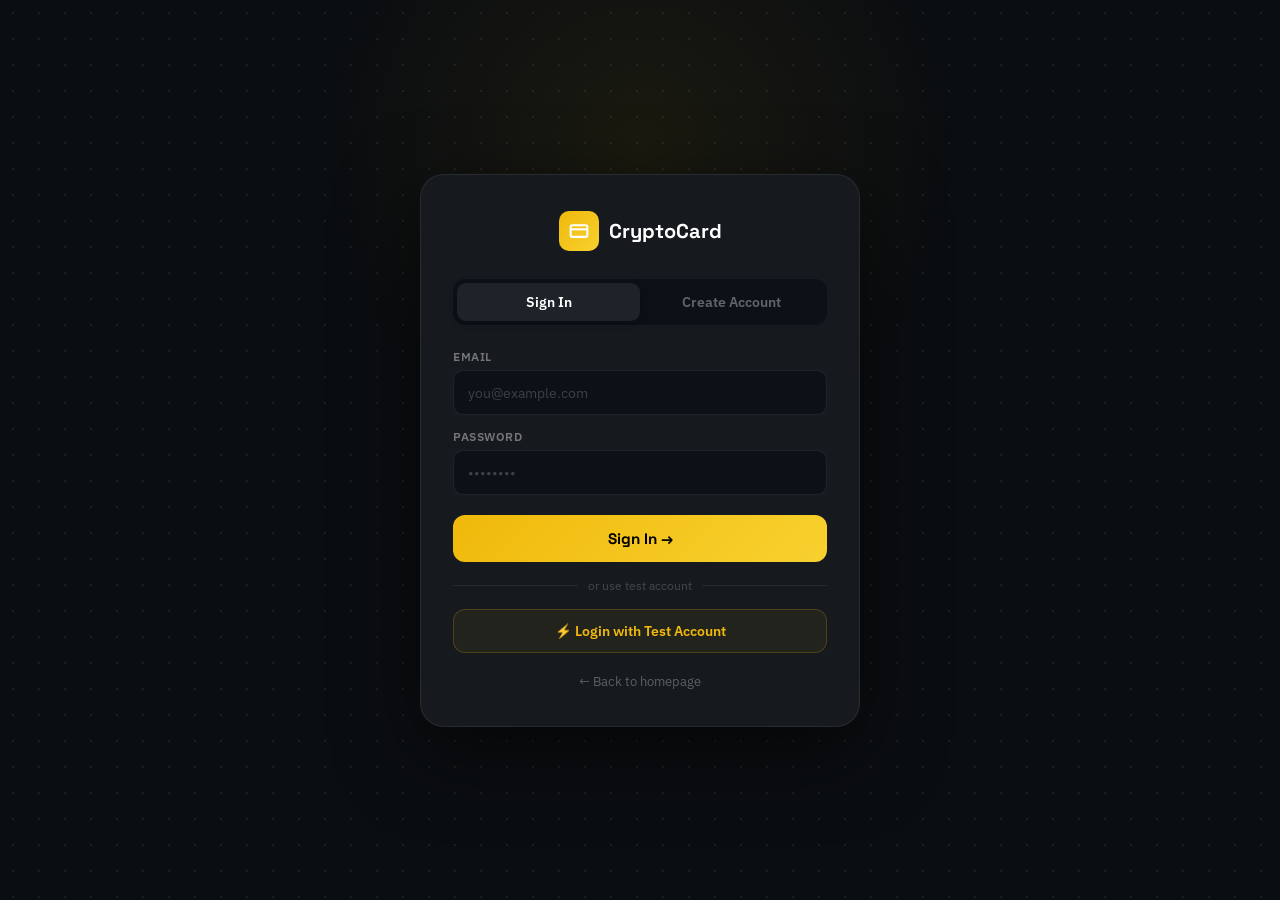
<file: pin.html>
<!DOCTYPE html>
<html lang="en">
<head>
<meta charset="UTF-8"/>
<meta name="viewport" content="width=device-width,initial-scale=1.0,maximum-scale=1.0"/>
<title>Enter PIN — CryptoCard</title>
<style>
*{box-sizing:border-box;margin:0;padding:0;}
body{background:#0B0E11;background-image:radial-gradient(circle,rgba(255,255,255,0.06) 1.5px,transparent 1.5px);background-size:26px 26px;color:#fff;font-family:'IBM Plex Sans',-apple-system,sans-serif;min-height:100vh;display:flex;align-items:center;justify-content:center;}
.pin-wrap{width:100%;max-width:360px;padding:24px;}
.logo{display:flex;align-items:center;gap:10px;justify-content:center;margin-bottom:40px;}
.logo-icon{width:44px;height:44px;background:linear-gradient(135deg,#F0B90B,#F8D12F);border-radius:12px;display:flex;align-items:center;justify-content:center;}
.logo-name{font-family:'Space Grotesk',sans-serif;font-weight:700;font-size:1.2rem;}
.pin-card{background:#161A1F;border:1px solid rgba(255,255,255,.07);border-radius:20px;padding:32px 28px;text-align:center;}
.pin-title{font-family:'Space Grotesk',sans-serif;font-weight:700;font-size:1.2rem;margin-bottom:6px;}
.pin-sub{font-size:.82rem;color:rgba(255,255,255,.4);margin-bottom:28px;line-height:1.5;}
.pin-dots{display:flex;justify-content:center;gap:14px;margin-bottom:28px;}
.pin-dot{width:16px;height:16px;border-radius:50%;border:2px solid rgba(255,255,255,.2);background:transparent;transition:all .2s;}
.pin-dot.filled{background:#F0B90B;border-color:#F0B90B;}
.pin-dot.error{background:#F6465D;border-color:#F6465D;}
.pin-keypad{display:grid;grid-template-columns:repeat(3,1fr);gap:10px;margin-bottom:16px;}
.pin-key{height:60px;border-radius:14px;border:1px solid rgba(255,255,255,.08);background:rgba(255,255,255,.04);color:#fff;font-size:1.2rem;font-weight:600;cursor:pointer;font-family:'Space Grotesk',sans-serif;transition:all .15s;display:flex;align-items:center;justify-content:center;}
.pin-key:hover{background:rgba(255,255,255,.09);border-color:rgba(255,255,255,.15);}
.pin-key:active{transform:scale(.95);background:rgba(240,185,11,.1);border-color:rgba(240,185,11,.3);}
.pin-key.del{color:rgba(255,255,255,.5);font-size:1rem;}
.pin-key.empty{border:none;background:none;cursor:default;}
.pin-error{font-size:.78rem;color:#F6465D;min-height:20px;margin-bottom:8px;}
.pin-logout{font-size:.76rem;color:rgba(255,255,255,.25);cursor:pointer;margin-top:12px;text-decoration:underline;}
.pin-logout:hover{color:rgba(255,255,255,.5);}
/* Setup mode */
.setup-step{font-size:.72rem;color:rgba(255,255,255,.3);margin-bottom:4px;text-transform:uppercase;letter-spacing:.6px;font-weight:600;}
</style>
</head>
<body>
<div class="pin-wrap">
  <div class="logo">
    <div class="logo-icon"><svg xmlns="http://www.w3.org/2000/svg" width="20" height="20" viewBox="0 0 24 24" fill="none" stroke="white" stroke-width="2.5"><rect width="20" height="14" x="2" y="5" rx="2"/><line x1="2" y1="10" x2="22" y2="10"/></svg></div>
    <div class="logo-name">CryptoCard</div>
  </div>
  <div class="pin-card">
    <div class="setup-step" id="setupStep"></div>
    <div class="pin-title" id="pinTitle">Enter Your PIN</div>
    <div class="pin-sub" id="pinSub">Enter your 6-digit security PIN to continue</div>
    <div class="pin-dots" id="pinDots">
      <div class="pin-dot" id="d0"></div>
      <div class="pin-dot" id="d1"></div>
      <div class="pin-dot" id="d2"></div>
      <div class="pin-dot" id="d3"></div>
      <div class="pin-dot" id="d4"></div>
      <div class="pin-dot" id="d5"></div>
    </div>
    <div class="pin-error" id="pinError"></div>
    <div class="pin-keypad">
      <button class="pin-key" onclick="pressKey('1')">1</button>
      <button class="pin-key" onclick="pressKey('2')">2</button>
      <button class="pin-key" onclick="pressKey('3')">3</button>
      <button class="pin-key" onclick="pressKey('4')">4</button>
      <button class="pin-key" onclick="pressKey('5')">5</button>
      <button class="pin-key" onclick="pressKey('6')">6</button>
      <button class="pin-key" onclick="pressKey('7')">7</button>
      <button class="pin-key" onclick="pressKey('8')">8</button>
      <button class="pin-key" onclick="pressKey('9')">9</button>
      <button class="pin-key empty"></button>
      <button class="pin-key" onclick="pressKey('0')">0</button>
      <button class="pin-key del" onclick="pressDelete()">⌫</button>
    </div>
    <div class="pin-logout" onclick="doLogout()">Sign out instead</div>
  </div>
</div>

<script src="auth.js"></script>
<script>
// Modes: 'setup' (first time), 'confirm' (confirm setup), 'enter' (login)
let mode = 'enter';
let current = '';
let firstPin = '';
let redirectTo = 'dashboard.html';

function init(){
  const params = new URLSearchParams(location.search);
  redirectTo = params.get('r') || 'dashboard.html';

  const u = getCurrentUser();
  if(!u){ location.href='auth.html'; return; }

  if(!u.pin){
    // No PIN set yet — setup mode
    mode = 'setup';
    document.getElementById('setupStep').textContent = 'Step 1 of 2';
    document.getElementById('pinTitle').textContent = 'Create Your PIN';
    document.getElementById('pinSub').textContent = 'Set a 6-digit PIN to secure your account';
  } else {
    mode = 'enter';
    document.getElementById('pinTitle').textContent = 'Welcome back';
    const name = u.name ? u.name.split(' ')[0] : '';
    document.getElementById('pinSub').textContent = (name ? 'Hi ' + name + '! ' : '') + 'Enter your 6-digit PIN to continue';
  }
}

function updateDots(){
  for(let i=0;i<6;i++){
    const d = document.getElementById('d'+i);
    d.classList.toggle('filled', i < current.length);
    d.classList.remove('error');
  }
}

function pressKey(k){
  if(current.length >= 6) return;
  current += k;
  updateDots();
  document.getElementById('pinError').textContent = '';
  if(current.length === 6) setTimeout(handleComplete, 120);
}

function pressDelete(){
  if(!current.length) return;
  current = current.slice(0, -1);
  updateDots();
}

function shakeError(msg){
  for(let i=0;i<6;i++) document.getElementById('d'+i).classList.add('error');
  document.getElementById('pinError').textContent = msg;
  setTimeout(()=>{ current=''; updateDots(); }, 700);
}

function handleComplete(){
  const u = getCurrentUser();
  if(mode === 'setup'){
    firstPin = current;
    current = '';
    updateDots();
    mode = 'confirm';
    document.getElementById('setupStep').textContent = 'Step 2 of 2';
    document.getElementById('pinTitle').textContent = 'Confirm Your PIN';
    document.getElementById('pinSub').textContent = 'Enter the same PIN again to confirm';
  } else if(mode === 'confirm'){
    if(current === firstPin){
      // Hash and save PIN
      const hashed = btoa(current + '_cc_salt_' + (u.email||''));
      updateCurrentUser({pin: hashed});
      // Mark session as unlocked
      sessionStorage.setItem('cc_pin_ok', '1');
      location.href = redirectTo;
    } else {
      shakeError('PINs do not match. Try again.');
      mode = 'setup';
      firstPin = '';
      document.getElementById('setupStep').textContent = 'Step 1 of 2';
      document.getElementById('pinTitle').textContent = 'Create Your PIN';
      document.getElementById('pinSub').textContent = 'Set a 6-digit PIN to secure your account';
    }
  } else {
    // Verify
    const hashed = btoa(current + '_cc_salt_' + (u.email||''));
    if(hashed === u.pin){
      sessionStorage.setItem('cc_pin_ok', '1');
      location.href = redirectTo;
    } else {
      shakeError('Incorrect PIN. Try again.');
    }
  }
}

function doLogout(){
  sessionStorage.removeItem('cc_pin_ok');
  if(typeof logout === 'function') logout();
  else { localStorage.removeItem('cryptocard_user'); location.href='auth.html'; }
}

// Keyboard support
document.addEventListener('keydown', e => {
  if(e.key >= '0' && e.key <= '9') pressKey(e.key);
  else if(e.key === 'Backspace') pressDelete();
});

init();
</script>
</body>
</html>
</file>
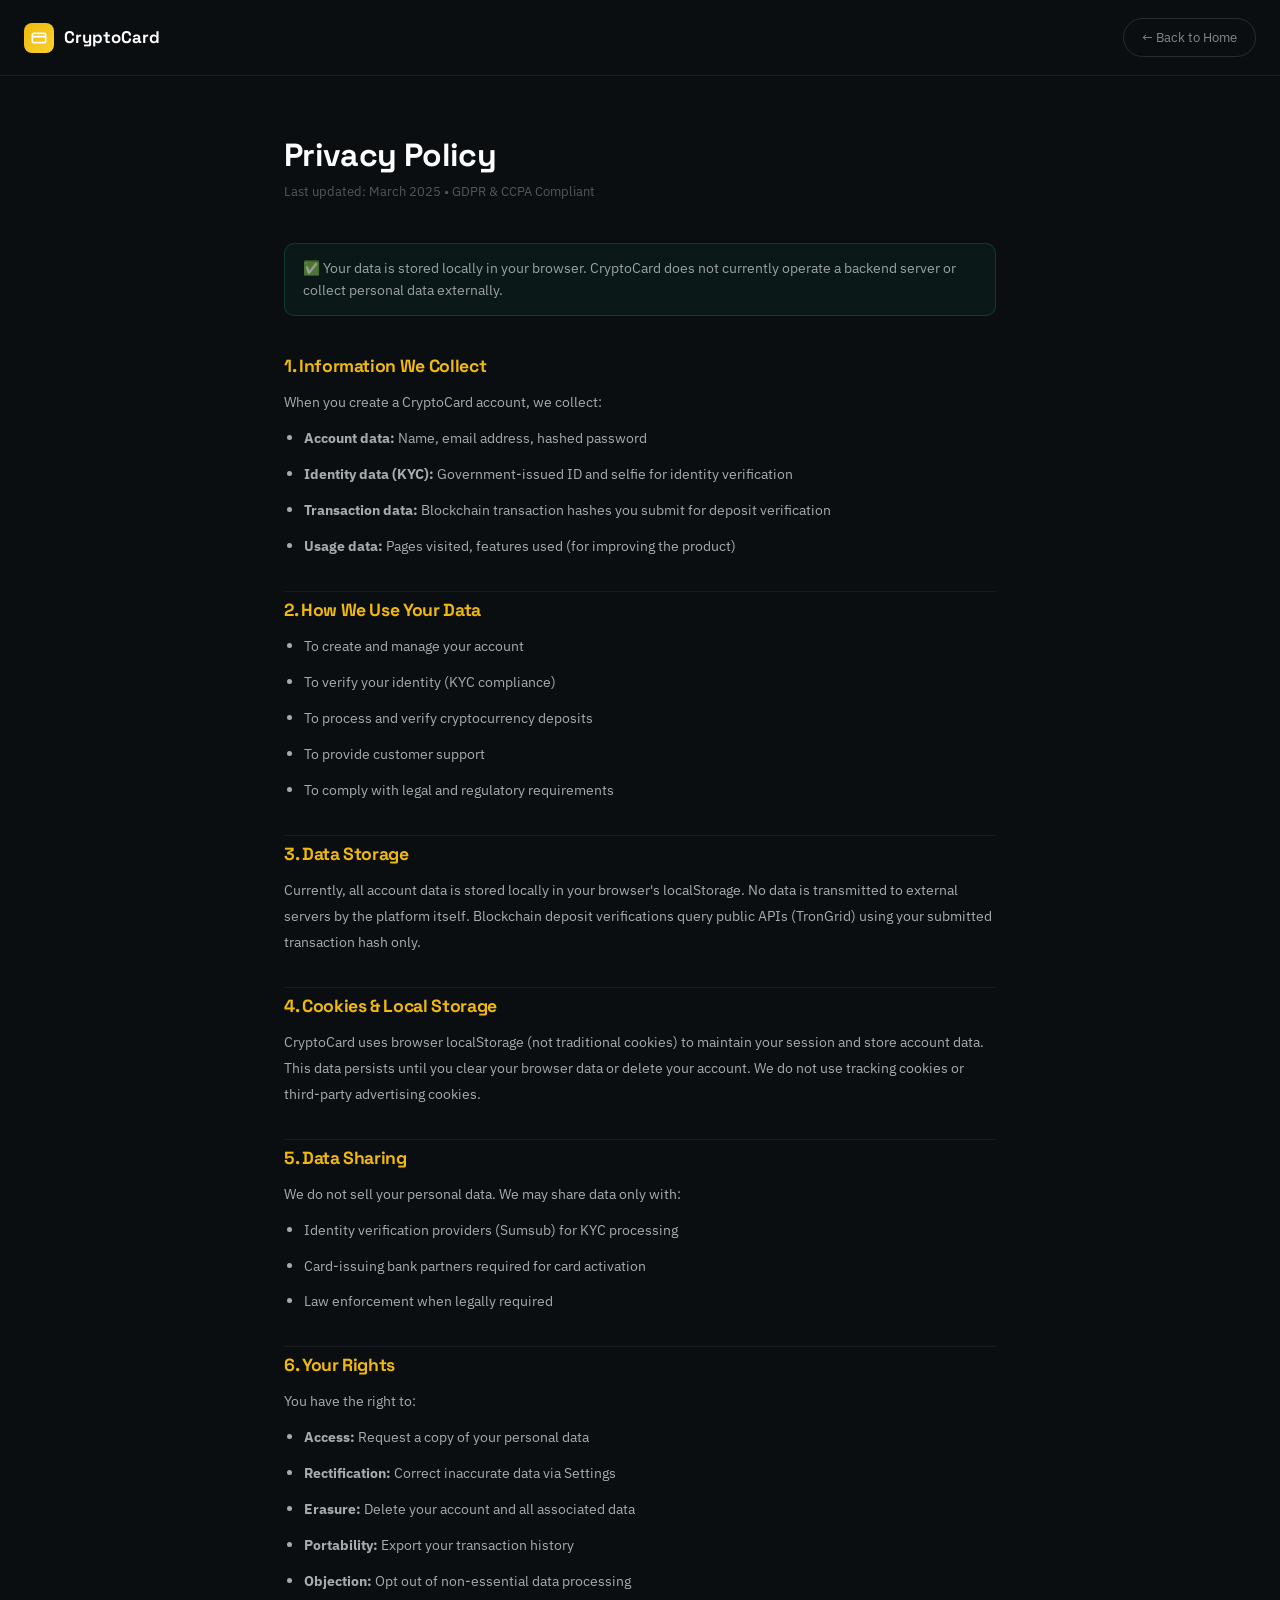
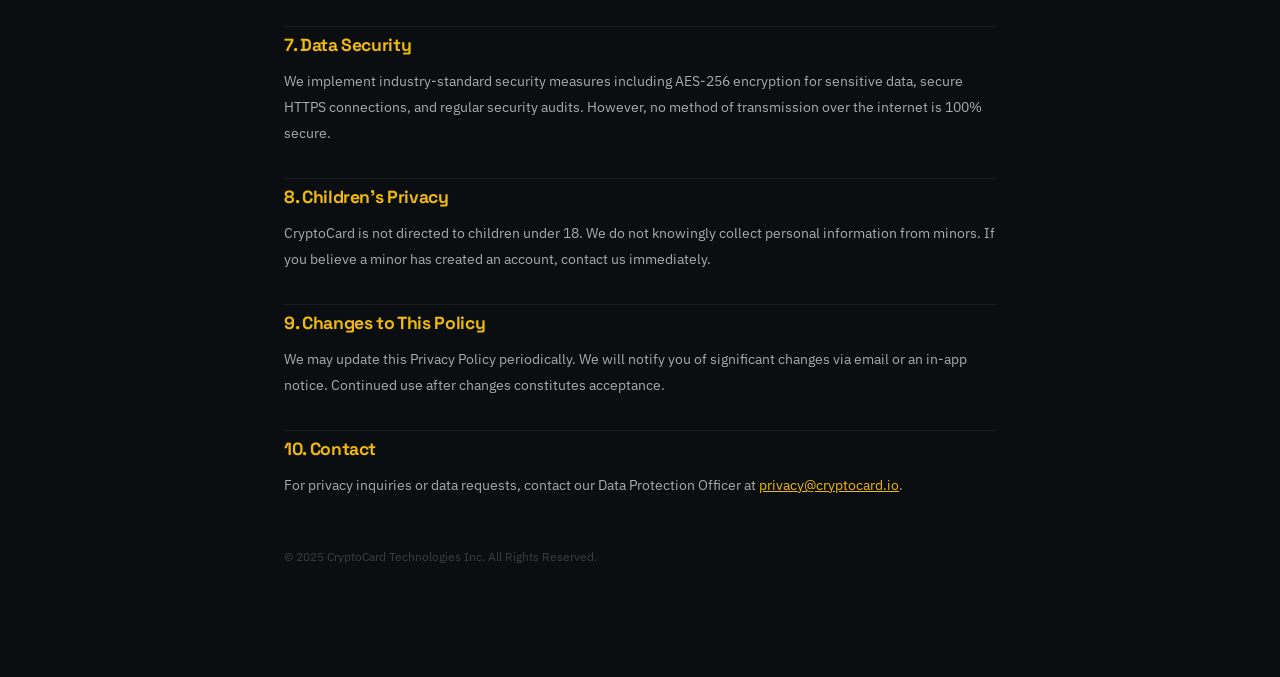
<file: privacy.html>
<!DOCTYPE html>
<html lang="en">
<head>
<meta charset="UTF-8"/>
<meta name="viewport" content="width=device-width,initial-scale=1.0"/>
<title>Privacy Policy — CryptoCard</title>
<link rel="stylesheet" href="style.css"/>
<style>
body{background:#0B0E11;color:#fff;font-family:'IBM Plex Sans',-apple-system,sans-serif;margin:0;padding:0;}
.legal-wrap{max-width:760px;margin:0 auto;padding:60px 24px 100px;}
.legal-nav{display:flex;align-items:center;justify-content:space-between;padding:18px 24px;border-bottom:1px solid rgba(255,255,255,.07);position:sticky;top:0;background:#0B0E11;z-index:10;}
.logo-link{display:flex;align-items:center;gap:10px;text-decoration:none;color:#fff;font-family:'Space Grotesk',sans-serif;font-weight:700;font-size:1.05rem;}
.logo-icon{width:30px;height:30px;background:linear-gradient(135deg,#F0B90B,#F8D12F);border-radius:8px;display:flex;align-items:center;justify-content:center;}
.back-btn{padding:8px 18px;border:1px solid rgba(255,255,255,.12);border-radius:100px;color:rgba(255,255,255,.5);text-decoration:none;font-size:.82rem;}
.back-btn:hover{border-color:#F0B90B;color:#F0B90B;}
h1{font-family:'Space Grotesk',sans-serif;font-size:2rem;font-weight:700;color:#fff;margin:0 0 8px;}
.meta{font-size:.8rem;color:rgba(255,255,255,.3);margin-bottom:40px;}
h2{font-family:'Space Grotesk',sans-serif;font-size:1.1rem;font-weight:700;color:#F0B90B;margin:32px 0 12px;padding-top:8px;border-top:1px solid rgba(255,255,255,.06);}
h2:first-of-type{border-top:none;}
p,li{font-size:.9rem;color:rgba(255,255,255,.65);line-height:1.8;margin-bottom:10px;}
ul{padding-left:20px;}
a{color:#F0B90B;}
.notice{background:rgba(14,203,129,.06);border:1px solid rgba(14,203,129,.2);border-radius:10px;padding:14px 18px;font-size:.85rem;color:rgba(255,255,255,.6);margin-bottom:32px;}
</style>
</head>
<body>
<nav class="legal-nav">
  <a href="index.html" class="logo-link">
    <div class="logo-icon"><svg xmlns="http://www.w3.org/2000/svg" width="16" height="16" viewBox="0 0 24 24" fill="none" stroke="white" stroke-width="2.5"><rect width="20" height="14" x="2" y="5" rx="2"/><line x1="2" y1="10" x2="22" y2="10"/></svg></div>
    CryptoCard
  </a>
  <a href="index.html" class="back-btn">← Back to Home</a>
</nav>
<div class="legal-wrap">
  <h1>Privacy Policy</h1>
  <div class="meta">Last updated: March 2025 &bull; GDPR & CCPA Compliant</div>
  <div class="notice">✅ Your data is stored locally in your browser. CryptoCard does not currently operate a backend server or collect personal data externally.</div>

  <h2>1. Information We Collect</h2>
  <p>When you create a CryptoCard account, we collect:</p>
  <ul>
    <li><strong>Account data:</strong> Name, email address, hashed password</li>
    <li><strong>Identity data (KYC):</strong> Government-issued ID and selfie for identity verification</li>
    <li><strong>Transaction data:</strong> Blockchain transaction hashes you submit for deposit verification</li>
    <li><strong>Usage data:</strong> Pages visited, features used (for improving the product)</li>
  </ul>

  <h2>2. How We Use Your Data</h2>
  <ul>
    <li>To create and manage your account</li>
    <li>To verify your identity (KYC compliance)</li>
    <li>To process and verify cryptocurrency deposits</li>
    <li>To provide customer support</li>
    <li>To comply with legal and regulatory requirements</li>
  </ul>

  <h2>3. Data Storage</h2>
  <p>Currently, all account data is stored locally in your browser's localStorage. No data is transmitted to external servers by the platform itself. Blockchain deposit verifications query public APIs (TronGrid) using your submitted transaction hash only.</p>

  <h2 id="cookies">4. Cookies & Local Storage</h2>
  <p>CryptoCard uses browser localStorage (not traditional cookies) to maintain your session and store account data. This data persists until you clear your browser data or delete your account. We do not use tracking cookies or third-party advertising cookies.</p>

  <h2>5. Data Sharing</h2>
  <p>We do not sell your personal data. We may share data only with:</p>
  <ul>
    <li>Identity verification providers (Sumsub) for KYC processing</li>
    <li>Card-issuing bank partners required for card activation</li>
    <li>Law enforcement when legally required</li>
  </ul>

  <h2>6. Your Rights</h2>
  <p>You have the right to:</p>
  <ul>
    <li><strong>Access:</strong> Request a copy of your personal data</li>
    <li><strong>Rectification:</strong> Correct inaccurate data via Settings</li>
    <li><strong>Erasure:</strong> Delete your account and all associated data</li>
    <li><strong>Portability:</strong> Export your transaction history</li>
    <li><strong>Objection:</strong> Opt out of non-essential data processing</li>
  </ul>

  <h2>7. Data Security</h2>
  <p>We implement industry-standard security measures including AES-256 encryption for sensitive data, secure HTTPS connections, and regular security audits. However, no method of transmission over the internet is 100% secure.</p>

  <h2>8. Children's Privacy</h2>
  <p>CryptoCard is not directed to children under 18. We do not knowingly collect personal information from minors. If you believe a minor has created an account, contact us immediately.</p>

  <h2>9. Changes to This Policy</h2>
  <p>We may update this Privacy Policy periodically. We will notify you of significant changes via email or an in-app notice. Continued use after changes constitutes acceptance.</p>

  <h2>10. Contact</h2>
  <p>For privacy inquiries or data requests, contact our Data Protection Officer at <a href="mailto:privacy@cryptocard.io">privacy@cryptocard.io</a>.</p>

  <p style="margin-top:48px;font-size:.75rem;color:rgba(255,255,255,.2);">© 2025 CryptoCard Technologies Inc. All Rights Reserved.</p>
</div>
</body>
</html>
</file>
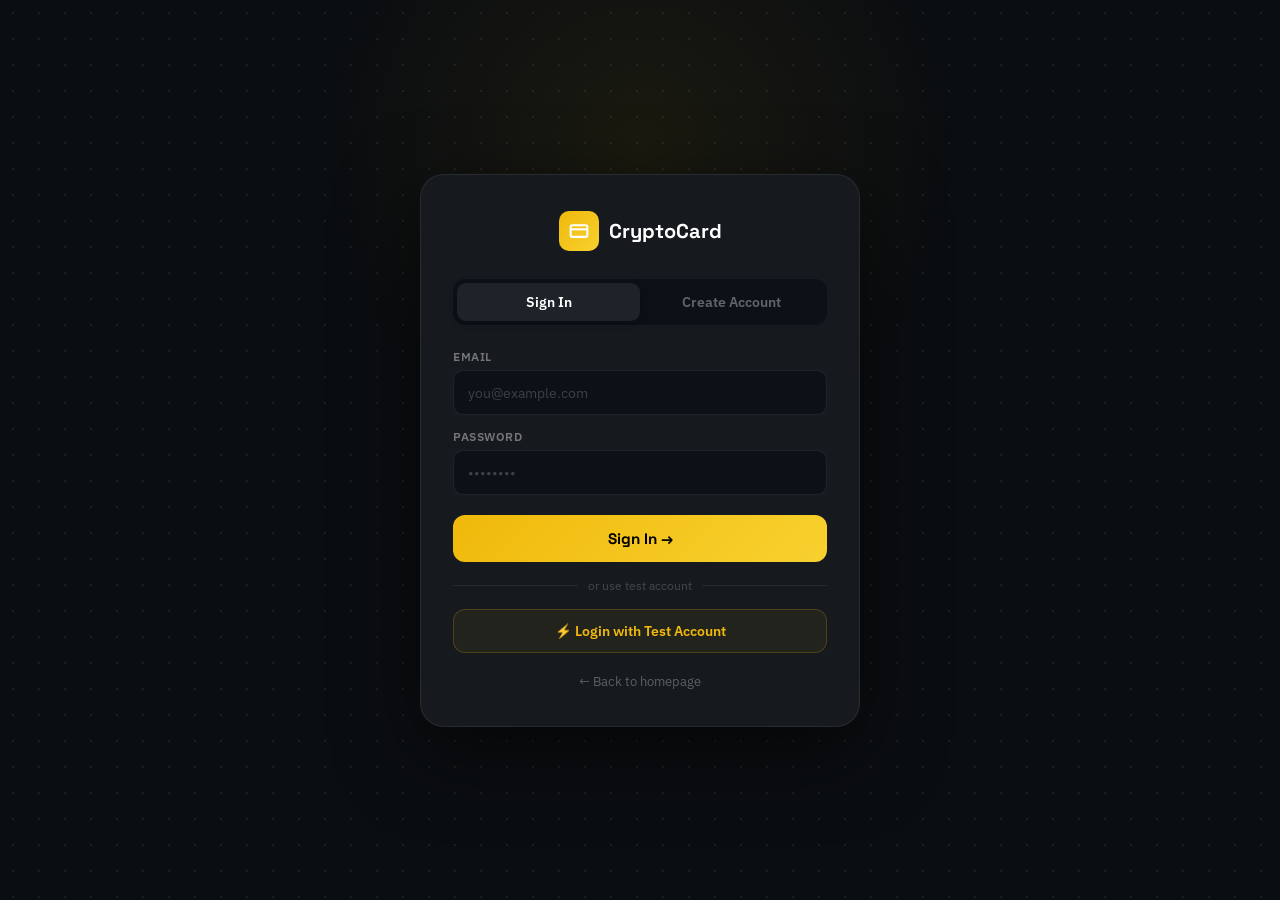
<file: settings.html>
<!DOCTYPE html><!-- v2 -->
<html lang="en">
<head>
<meta charset="UTF-8"/>
<meta name="viewport" content="width=device-width,initial-scale=1.0,maximum-scale=1.0"/>
<title>Settings &mdash; CryptoCard</title>
<link rel="stylesheet" href="style.css"/>
<style>

*{box-sizing:border-box;margin:0;padding:0;}
body{background:#0B0E11;color:#EAECEF;font-family:'IBM Plex Sans',-apple-system,sans-serif;}
.page-layout{display:flex;}
.sidebar{width:220px;background:#0D1117;border-right:1px solid rgba(255,255,255,.07);display:flex;flex-direction:column;padding:24px 0;position:fixed;top:0;left:0;bottom:0;z-index:400;transition:transform .3s;}
.sidebar-logo{display:flex;align-items:center;gap:10px;padding:0 20px 24px;font-family:'Space Grotesk',sans-serif;font-weight:700;font-size:1.1rem;color:#EAECEF;text-decoration:none;border-bottom:1px solid rgba(255,255,255,.07);margin-bottom:12px;}
.sidebar-logo-icon{width:32px;height:32px;background:linear-gradient(135deg,#F0B90B,#F8D12F);border-radius:8px;display:flex;align-items:center;justify-content:center;}
.sidebar-nav{list-style:none;flex:1;padding:0 8px;}
.sidebar-nav li a{display:flex;align-items:center;gap:10px;padding:11px 14px;border-radius:10px;color:rgba(234,236,239,.55);text-decoration:none;font-size:.875rem;font-weight:500;transition:all .2s;margin-bottom:2px;}
.sidebar-nav li a:hover,.sidebar-nav li a.active{background:rgba(240,185,11,.08);color:#F0B90B;}
.sidebar-nav li a.active svg{stroke:#F0B90B;}
.sidebar-footer{padding:16px 20px;border-top:1px solid rgba(255,255,255,.07);}
.logout-btn{width:100%;display:flex;align-items:center;gap:8px;padding:10px 14px;background:none;border:1px solid rgba(255,255,255,.1);border-radius:10px;color:rgba(234,236,239,.5);font-size:.84rem;cursor:pointer;font-family:inherit;transition:all .2s;}
.logout-btn:hover{border-color:rgba(239,68,68,.4);color:#EF4444;}
.page-main{margin-left:220px;flex:1;padding:28px 32px;min-height:100vh;}
.page-topbar{display:flex;align-items:center;justify-content:space-between;flex-wrap:wrap;gap:12px;position:fixed;top:0;left:220px;right:0;z-index:210;background:#0B0E11;padding:14px 24px;border-bottom:1px solid rgba(255,255,255,.06);}
.icon-btn{width:36px;height:36px;border-radius:50%;background:rgba(255,255,255,.06);border:none;cursor:pointer;display:flex;align-items:center;justify-content:center;color:#fff;}
.icon-btn:hover{background:rgba(255,255,255,.1);}
.search-pill{display:flex;align-items:center;gap:8px;background:rgba(255,255,255,.06);border:1px solid rgba(255,255,255,.08);border-radius:100px;padding:7px 16px;font-size:.82rem;color:rgba(255,255,255,.35);cursor:pointer;min-width:150px;}
.avatar-btn{width:34px;height:34px;border-radius:50%;background:linear-gradient(135deg,#F0B90B,#F8D12F);display:flex;align-items:center;justify-content:center;font-weight:700;font-size:.9rem;color:#000;cursor:pointer;font-family:'Space Grotesk',sans-serif;flex-shrink:0;}
.page-title{font-family:'Space Grotesk',sans-serif;font-weight:700;font-size:1.5rem;color:#EAECEF;}
.page-subtitle{font-size:.82rem;color:rgba(234,236,239,.4);margin-top:4px;}
.avatar-circle{width:36px;height:36px;border-radius:50%;background:linear-gradient(135deg,#F0B90B,#F8D12F);display:flex;align-items:center;justify-content:center;font-weight:700;font-size:.9rem;color:#000;cursor:pointer;font-family:'Space Grotesk',sans-serif;}
.card-box{background:#161A1F;border:1px solid rgba(255,255,255,.07);border-radius:16px;padding:24px;margin-bottom:20px;}
.card-box-title{font-family:'Space Grotesk',sans-serif;font-weight:600;font-size:1rem;color:#EAECEF;margin-bottom:16px;}
.form-label{font-size:.76rem;color:rgba(234,236,239,.5);font-weight:600;margin-bottom:6px;display:block;text-transform:uppercase;letter-spacing:.4px;}
.form-input{width:100%;background:#0D1117;border:1px solid rgba(255,255,255,.08);border-radius:10px;padding:12px 14px;color:#EAECEF;font-size:.9rem;font-family:inherit;outline:none;transition:border-color .2s;}
.form-input:focus{border-color:rgba(240,185,11,.4);}
.form-group{margin-bottom:18px;}
.btn-gold{background:linear-gradient(135deg,#F0B90B,#F8D12F);color:#000;font-weight:700;border:none;border-radius:10px;padding:12px 24px;font-size:.9rem;cursor:pointer;font-family:inherit;display:inline-flex;align-items:center;gap:8px;}
.btn-gold:hover{opacity:.85;}
.btn-ghost{background:rgba(255,255,255,.05);border:1px solid rgba(255,255,255,.1);border-radius:10px;padding:11px 22px;color:rgba(234,236,239,.7);font-size:.88rem;cursor:pointer;font-family:inherit;display:inline-flex;align-items:center;gap:6px;width:100%;justify-content:flex-start;}
.btn-ghost:hover{border-color:rgba(255,255,255,.2);color:#EAECEF;}
.btn-danger{background:rgba(246,70,93,.06);border:1px solid rgba(246,70,93,.2);border-radius:10px;padding:11px 22px;color:#F6465D;font-size:.88rem;cursor:pointer;font-family:inherit;display:inline-flex;align-items:center;gap:6px;width:100%;justify-content:flex-start;}
.btn-danger:hover{background:rgba(246,70,93,.15);}
.settings-grid{display:grid;grid-template-columns:1fr 1fr;gap:20px;}
.toggle-row{display:flex;justify-content:space-between;align-items:center;padding:12px 0;border-bottom:1px solid rgba(255,255,255,.05);}
.toggle-row:last-child{border-bottom:none;}
.toggle-label{font-size:.88rem;color:#EAECEF;}
.toggle-sub{font-size:.74rem;color:rgba(234,236,239,.4);margin-top:2px;}
.toggle{position:relative;width:40px;height:22px;flex-shrink:0;}
.toggle input{opacity:0;width:0;height:0;}
.slider{position:absolute;cursor:pointer;top:0;left:0;right:0;bottom:0;background:rgba(255,255,255,.12);border-radius:22px;transition:.3s;}
.slider:before{position:absolute;content:"";height:16px;width:16px;left:3px;bottom:3px;background:#fff;border-radius:50%;transition:.3s;}
.toggle input:checked+.slider{background:#F0B90B;}
.toggle input:checked+.slider:before{transform:translateX(18px);}
.mob-menu-btn{display:none !important;position:fixed;bottom:20px;left:20px;z-index:200;width:44px;height:44px;border-radius:50%;background:#F0B90B;border:none;cursor:pointer;align-items:center;justify-content:center;box-shadow:0 4px 20px rgba(240,185,11,.4);}
.toast{position:fixed;bottom:24px;left:50%;transform:translateX(-50%) translateY(80px);background:#1E2026;border:1px solid rgba(240,185,11,.3);border-radius:12px;padding:11px 20px;font-size:.84rem;color:#F0B90B;box-shadow:0 8px 32px rgba(0,0,0,.5);transition:transform .3s;z-index:999;white-space:nowrap;}
.toast.show{transform:translateX(-50%) translateY(0);}

@media(max-width:700px){.settings-grid{grid-template-columns:1fr}}
@media(max-width:600px){.page-title{font-size:1.2rem}.card-box{padding:16px}}


/* HEADER LOCK OVERRIDE */

.page-topbar{padding-top: 0 !important; margin-bottom:0 !important;}
.icon-btn{width:36px;height:36px;border-radius:50%;background:rgba(255,255,255,.06);border:none;cursor:pointer;display:flex;align-items:center;justify-content:center;color:#fff;}
.icon-btn:hover{background:rgba(255,255,255,.1);}
.search-pill{display:flex;align-items:center;gap:8px;background:rgba(255,255,255,.06);border:1px solid rgba(255,255,255,.08);border-radius:100px;padding:7px 16px;font-size:.82rem;color:rgba(255,255,255,.35);cursor:pointer;min-width:150px;}
.avatar-btn{width:34px;height:34px;border-radius:50%;background:linear-gradient(135deg,#F0B90B,#F8D12F);display:flex;align-items:center;justify-content:center;font-weight:700;font-size:.9rem;color:#000;cursor:pointer;font-family:'Space Grotesk',sans-serif;flex-shrink:0;}

/* MOBILE SIDEBAR FIX */
@media(max-width:900px){
  .sidebar{transform:translateX(-100%);z-index:400;}
  .sidebar.open{transform:translateX(0);}
  .page-main{margin-left:0 !important;padding-left:16px !important;padding-right:16px !important;padding-top:72px !important;}
  .page-topbar{left:0 !important;right:0 !important;}
}

</style>
</head>
<body>
<script src="auth.js"></script>
<script>if(!authGuard()){}; if(!pinGuard()){}</script>
<div class="page-layout">
<aside class="sidebar" id="sidebar">
  <a href="index.html" class="sidebar-logo">
    <div class="sidebar-logo-icon"><svg xmlns="http://www.w3.org/2000/svg" width="16" height="16" viewBox="0 0 24 24" fill="none" stroke="white" stroke-width="2.5"><rect width="20" height="14" x="2" y="5" rx="2"/><line x1="2" y1="10" x2="22" y2="10"/></svg></div>
    CryptoCard
  </a>
  <ul class="sidebar-nav">
    <li><a href="dashboard.html"><svg xmlns="http://www.w3.org/2000/svg" width="16" height="16" viewBox="0 0 24 24" fill="none" stroke="currentColor" stroke-width="1.75" stroke-linecap="round" stroke-linejoin="round"><rect width="7" height="9" x="3" y="3" rx="1"/><rect width="7" height="5" x="3" y="15" rx="1"/><rect width="7" height="5" x="14" y="3" rx="1"/><rect width="7" height="9" x="14" y="11" rx="1"/></svg>Dashboard</a></li>
    <li><a href="deposit.html"><svg xmlns="http://www.w3.org/2000/svg" width="16" height="16" viewBox="0 0 24 24" fill="none" stroke="currentColor" stroke-width="1.75" stroke-linecap="round" stroke-linejoin="round"><path d="M12 17V3"/><path d="m6 11 6 6 6-6"/><path d="M19 21H5"/></svg>Deposit</a></li>
    <li><a href="card.html"><svg xmlns="http://www.w3.org/2000/svg" width="16" height="16" viewBox="0 0 24 24" fill="none" stroke="currentColor" stroke-width="1.75" stroke-linecap="round" stroke-linejoin="round"><rect width="20" height="14" x="2" y="5" rx="2"/><line x1="2" y1="10" x2="22" y2="10"/></svg>Card</a></li>
    <li><a href="transactions.html"><svg xmlns="http://www.w3.org/2000/svg" width="16" height="16" viewBox="0 0 24 24" fill="none" stroke="currentColor" stroke-width="1.75" stroke-linecap="round" stroke-linejoin="round"><path d="m21 16-4 4-4-4"/><path d="M17 20V4"/><path d="m3 8 4-4 4 4"/><path d="M7 4v16"/></svg>Transactions</a></li>
    <li><a href="kyc.html"><svg xmlns="http://www.w3.org/2000/svg" width="16" height="16" viewBox="0 0 24 24" fill="none" stroke="currentColor" stroke-width="1.75" stroke-linecap="round" stroke-linejoin="round"><path d="M12 22s8-4 8-10V5l-8-3-8 3v7c0 6 8 10 8 10z"/><polyline points="9 12 11 14 15 10"/></svg>KYC</a></li>
    <li><a href="settings.html" class="active"><svg xmlns="http://www.w3.org/2000/svg" width="16" height="16" viewBox="0 0 24 24" fill="none" stroke="currentColor" stroke-width="1.75" stroke-linecap="round" stroke-linejoin="round"><circle cx="12" cy="12" r="3"/><path d="M19.4 15a1.65 1.65 0 0 0 .33 1.82l.06.06a2 2 0 0 1-2.83 2.83l-.06-.06a1.65 1.65 0 0 0-1.82-.33 1.65 1.65 0 0 0-1 1.51V21a2 2 0 0 1-4 0v-.09A1.65 1.65 0 0 0 9 19.4a1.65 1.65 0 0 0-1.82.33l-.06.06a2 2 0 0 1-2.83-2.83l.06-.06A1.65 1.65 0 0 0 4.68 15a1.65 1.65 0 0 0-1.51-1H3a2 2 0 0 1 0-4h.09A1.65 1.65 0 0 0 4.6 9a1.65 1.65 0 0 0-.33-1.82l-.06-.06a2 2 0 0 1 2.83-2.83l.06.06A1.65 1.65 0 0 0 9 4.68a1.65 1.65 0 0 0 1-1.51V3a2 2 0 0 1 4 0v.09a1.65 1.65 0 0 0 1 1.51 1.65 1.65 0 0 0 1.82-.33l.06-.06a2 2 0 0 1 2.83 2.83l-.06.06A1.65 1.65 0 0 0 19.4 9a1.65 1.65 0 0 0 1.51 1H21a2 2 0 0 1 0 4h-.09a1.65 1.65 0 0 0-1.51 1z"/></svg>Settings</a></li>
  </ul>
  <div class="sidebar-footer"><button class="logout-btn" onclick="logout()"><svg xmlns="http://www.w3.org/2000/svg" width="15" height="15" viewBox="0 0 24 24" fill="none" stroke="currentColor" stroke-width="1.75" stroke-linecap="round" stroke-linejoin="round"><path d="M9 21H5a2 2 0 0 1-2-2V5a2 2 0 0 1 2-2h4"/><polyline points="16 17 21 12 16 7"/><line x1="21" y1="12" x2="9" y2="12"/></svg>Logout</button></div>
</aside>

<div class="page-main">
  <!-- UNIFIED HEADER (same as dashboard) -->
  <div class="page-topbar" id="pageTopbar">
    <div style="display:flex;align-items:center;gap:10px;">
      <button class="icon-btn" onclick="toggleSidebar()"><svg xmlns="http://www.w3.org/2000/svg" width="18" height="18" viewBox="0 0 24 24" fill="none" stroke="currentColor" stroke-width="2" stroke-linecap="round" stroke-linejoin="round"><line x1="4" y1="12" x2="20" y2="12"/><line x1="4" y1="6" x2="20" y2="6"/><line x1="4" y1="18" x2="20" y2="18"/></svg></button>
      <div class="search-pill"><svg xmlns="http://www.w3.org/2000/svg" width="13" height="13" viewBox="0 0 24 24" fill="none" stroke="currentColor" stroke-width="2" stroke-linecap="round" stroke-linejoin="round"><circle cx="11" cy="11" r="8"/><path d="m21 21-4.35-4.35"/></svg>Search coins...</div>
    </div>
    <div style="display:flex;align-items:center;gap:8px;">
      <button class="icon-btn" style="position:relative;" onclick="if(typeof toggleNotif==='function')toggleNotif(event)">
        <svg xmlns="http://www.w3.org/2000/svg" width="17" height="17" viewBox="0 0 24 24" fill="none" stroke="currentColor" stroke-width="1.75" stroke-linecap="round" stroke-linejoin="round"><path d="M18 8A6 6 0 0 0 6 8c0 7-3 9-3 9h18s-3-2-3-9"/><path d="M13.73 21a2 2 0 0 1-3.46 0"/></svg>
        <span style="position:absolute;top:6px;right:6px;width:7px;height:7px;background:#F0B90B;border-radius:50%;border:2px solid #0B0E11;"></span>
      </button>
      <div class="avatar-btn" id="avatarBtn" onclick="if(typeof toggleProfile==='function')toggleProfile(event)"></div>
    </div>
  </div>
  <div class="settings-grid">
    <div>
      <div class="card-box">
        <div class="card-box-title">Profile</div>
        <div class="form-group"><label class="form-label">Full Name</label><input type="text" class="form-input" id="settName" placeholder="Your Name" /></div>
        <div class="form-group"><label class="form-label">Email</label><input type="email" class="form-input" id="settEmail" placeholder="email@example.com" /></div>
        <div class="form-group"><label class="form-label">Phone</label><input type="tel" class="form-input" placeholder="+1 (555) 000-0000" /></div>
        <button class="btn-gold" onclick="saveProfile()">Save Changes</button>
      </div>
      <div class="card-box">
        <div class="card-box-title">Security</div>
        <div class="toggle-row">
          <div><div class="toggle-label">Two-Factor Auth</div><div class="toggle-sub">Extra security on login</div></div>
          <label class="toggle"><input type="checkbox" id="tog2fa"/><span class="slider"></span></label>
        </div>
        <div class="toggle-row">
          <div><div class="toggle-label">Email Alerts</div><div class="toggle-sub">Notify on each transaction</div></div>
          <label class="toggle"><input type="checkbox" checked/><span class="slider"></span></label>
        </div>
        <div class="toggle-row">
          <div><div class="toggle-label">Login Notifications</div><div class="toggle-sub">Alert on new device login</div></div>
          <label class="toggle"><input type="checkbox" checked/><span class="slider"></span></label>
        </div>
        <div style="margin-top:16px;">
          <button class="btn-ghost" onclick="showToast('PIN change feature coming soon')">
            <svg xmlns="http://www.w3.org/2000/svg" width="15" height="15" viewBox="0 0 24 24" fill="none" stroke="currentColor" stroke-width="1.75" stroke-linecap="round" stroke-linejoin="round"><rect width="18" height="11" x="3" y="11" rx="2"/><path d="M7 11V7a5 5 0 0 1 10 0v4"/></svg>
            Change 6-Digit PIN
          </button>
        </div>
      </div>
    </div>
    <div>
      <div class="card-box">
        <div class="card-box-title">Notifications</div>
        <div class="toggle-row">
          <div><div class="toggle-label">Push Notifications</div><div class="toggle-sub">Browser push alerts</div></div>
          <label class="toggle"><input type="checkbox" checked/><span class="slider"></span></label>
        </div>
        <div class="toggle-row">
          <div><div class="toggle-label">Transaction Alerts</div><div class="toggle-sub">Every card transaction</div></div>
          <label class="toggle"><input type="checkbox" checked/><span class="slider"></span></label>
        </div>
        <div class="toggle-row">
          <div><div class="toggle-label">Price Alerts</div><div class="toggle-sub">Major crypto moves</div></div>
          <label class="toggle"><input type="checkbox"/><span class="slider"></span></label>
        </div>
        <div class="toggle-row">
          <div><div class="toggle-label">Marketing Emails</div><div class="toggle-sub">Product updates &amp; tips</div></div>
          <label class="toggle"><input type="checkbox"/><span class="slider"></span></label>
        </div>
      </div>
      <div class="card-box">
        <div class="card-box-title">Linked Wallets</div>
        <div style="text-align:center;padding:24px 0;">
          <svg xmlns="http://www.w3.org/2000/svg" width="36" height="36" viewBox="0 0 24 24" fill="none" stroke="rgba(234,236,239,.2)" stroke-width="1.5" stroke-linecap="round" stroke-linejoin="round" style="display:block;margin:0 auto 10px;"><path d="M21 12V7H5a2 2 0 0 1 0-4h14v4"/><path d="M3 5v14a2 2 0 0 0 2 2h16v-5"/><path d="M18 12a2 2 0 0 0 0 4h4v-4Z"/></svg>
          <div style="font-size:.88rem;font-weight:500;color:rgba(234,236,239,.35);">Coming Soon</div>
          <div style="font-size:.74rem;color:rgba(234,236,239,.2);margin-top:6px;">External wallet linking is under development</div>
        </div>
      </div>
      <div class="card-box" style="border-color:rgba(246,70,93,.15);">
        <div class="card-box-title" style="color:#F6465D;">Danger Zone</div>
        <div style="font-size:.82rem;color:rgba(234,236,239,.4);margin-bottom:16px;">These actions are permanent and cannot be reversed.</div>
        <div style="display:flex;flex-direction:column;gap:10px;">
          <button class="btn-danger" onclick="confirmFreeze()">
            <svg xmlns="http://www.w3.org/2000/svg" width="14" height="14" viewBox="0 0 24 24" fill="none" stroke="currentColor" stroke-width="1.75" stroke-linecap="round" stroke-linejoin="round"><line x1="2" y1="12" x2="22" y2="12"/><line x1="12" y1="2" x2="12" y2="22"/><path d="m20 16-4-4 4-4"/><path d="m4 8 4 4-4 4"/><path d="m16 4-4 4-4-4"/><path d="m8 20 4-4 4 4"/></svg>
            Freeze Account
          </button>
          <button class="btn-danger" onclick="confirmDelete()">
            <svg xmlns="http://www.w3.org/2000/svg" width="14" height="14" viewBox="0 0 24 24" fill="none" stroke="currentColor" stroke-width="1.75" stroke-linecap="round" stroke-linejoin="round"><path d="M3 6h18"/><path d="M19 6v14c0 1-1 2-2 2H7c-1 0-2-1-2-2V6"/><path d="M8 6V4c0-1 1-2 2-2h4c1 0 2 1 2 2v2"/></svg>
            Delete Account
          </button>
        </div>
      </div>
    </div>
  </div>
</div>
</div>

<button class="mob-menu-btn" onclick="toggleSidebar()" aria-label="Menu">
  <svg xmlns="http://www.w3.org/2000/svg" width="20" height="20" viewBox="0 0 24 24" fill="none" stroke="#000" stroke-width="2.5" stroke-linecap="round" stroke-linejoin="round"><line x1="4" y1="12" x2="20" y2="12"/><line x1="4" y1="6" x2="20" y2="6"/><line x1="4" y1="18" x2="20" y2="18"/></svg>
</button>
<div class="toast" id="pageToast"></div>
<script src="app.js"></script>
<script>
const _pu=getCurrentUser();if(_pu&&document.getElementById('avatarBtn'))document.getElementById('avatarBtn').textContent=_pu.name.charAt(0).toUpperCase();
function toggleSidebar(){document.getElementById('sidebar').classList.toggle('open');}
function closeSidebar(){document.getElementById('sidebar').classList.remove('open');}
function showToast(m){const t=document.getElementById('pageToast');t.textContent=m;t.classList.add('show');setTimeout(()=>t.classList.remove('show'),2500);}
const _u=getCurrentUser();
if(_u){
  if(document.getElementById('userAvatar'))document.getElementById('userAvatar').textContent=_u.name.charAt(0).toUpperCase();
  if(document.getElementById('settName'))document.getElementById('settName').value=_u.name;
  if(document.getElementById('settEmail'))document.getElementById('settEmail').value=_u.email||'';
}
function saveProfile(){
  const nameVal = document.getElementById('settName').value.trim();
  if(!nameVal){showToast('Name cannot be empty');return;}
  updateCurrentUser({name: nameVal});
  // Update avatar initials live
  const avatarEl = document.getElementById('avatarBtn');
  if(avatarEl) avatarEl.textContent = nameVal.charAt(0).toUpperCase();
  showToast('Profile updated successfully!');
}
let _fc=0,_dc=0;
function confirmFreeze(){_fc++;if(_fc===1){alert('WARNING: Freezing your account will block your card and all transactions.\nClick again to confirm.');return;}if(_fc===2){alert('Are you absolutely sure? Click once more to freeze.');return;}if(_fc>=3){_fc=0;showToast('Account freeze request submitted');}}
function confirmDelete(){_dc++;if(_dc===1){alert('DANGER: This will permanently delete your account, balance, and card.\nThis CANNOT be undone. Click again to proceed.');return;}if(_dc===2){const inp=prompt('Type DELETE (in capitals) to confirm permanent deletion:');if(inp!=='DELETE'){_dc=0;alert('Deletion cancelled.');return;}alert('Final warning: all data will be permanently erased.\nClick Delete Account one last time.');return;}if(_dc>=3){_dc=0;const uid=localStorage.getItem('cc_current_user');const users=JSON.parse(localStorage.getItem('cc_users')||'[]');localStorage.setItem('cc_users',JSON.stringify(users.filter(u=>u.id!==uid)));logout();}}
</script>
</body>
</html>
</file>
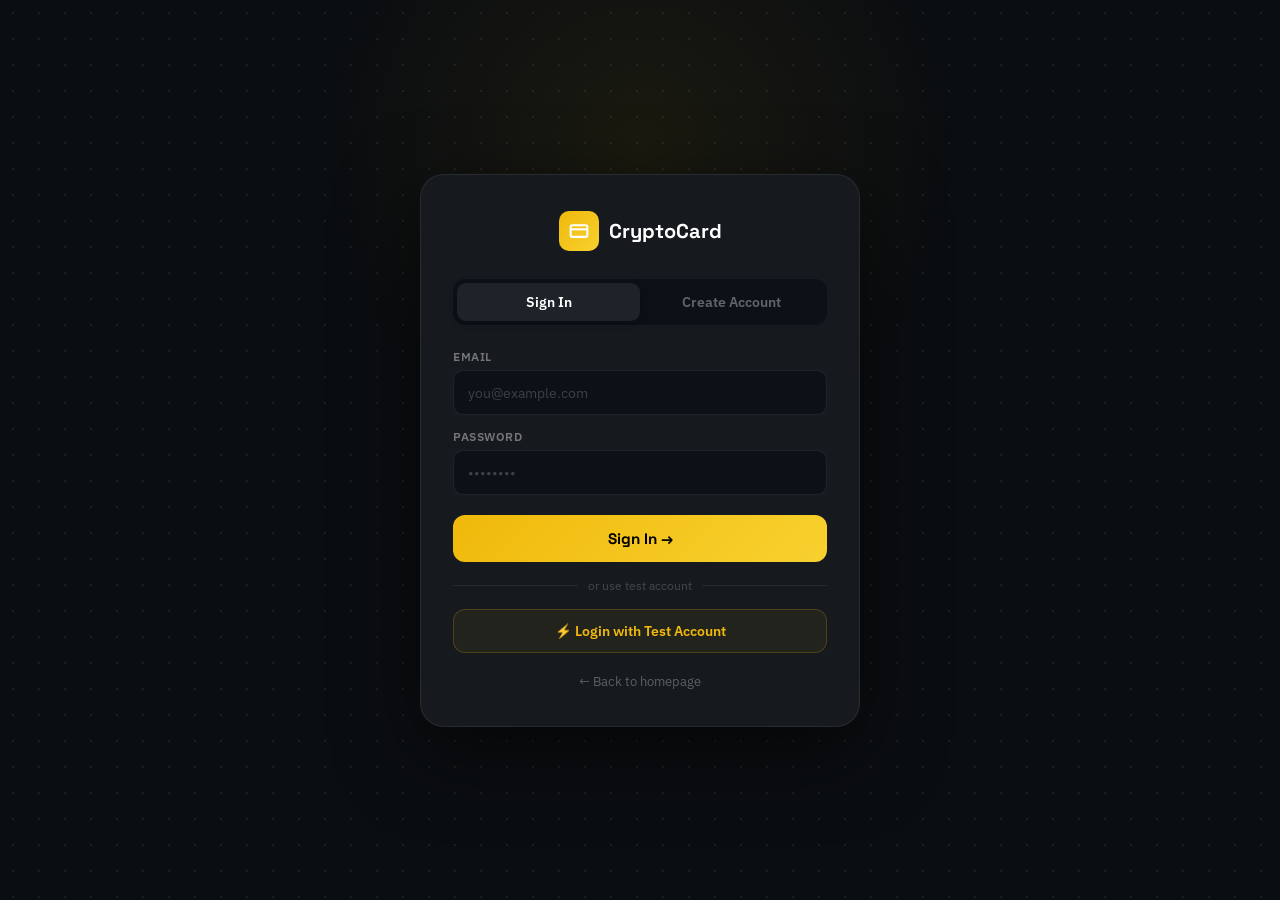
<file: swap.html>
<!DOCTYPE html>
<html lang="en">
<head>
<meta charset="UTF-8"/>
<meta name="viewport" content="width=device-width,initial-scale=1.0,maximum-scale=1.0"/>
<title>Swap — CryptoCard</title>
<link rel="stylesheet" href="style.css"/>
<style>
*{box-sizing:border-box;margin:0;padding:0;}
body{background-color:#0B0E11;background-image:radial-gradient(circle,rgba(255,255,255,0.07) 1.5px,transparent 1.5px);background-size:26px 26px;color:#fff;font-family:'IBM Plex Sans',-apple-system,sans-serif;}
.page-layout{display:flex;}
.sidebar{width:220px;background:#0D1117;border-right:1px solid rgba(255,255,255,.07);display:flex;flex-direction:column;padding:24px 0;position:fixed;top:0;left:0;bottom:0;z-index:100;transition:transform .3s;}
.sidebar-logo{display:flex;align-items:center;gap:10px;padding:0 20px 24px;font-family:'Space Grotesk',sans-serif;font-weight:700;font-size:1.1rem;color:#fff;text-decoration:none;border-bottom:1px solid rgba(255,255,255,.07);margin-bottom:12px;}
.sidebar-logo-icon{width:32px;height:32px;background:linear-gradient(135deg,#F0B90B,#F8D12F);border-radius:8px;display:flex;align-items:center;justify-content:center;}
.sidebar-nav{list-style:none;flex:1;padding:0 8px;}
.sidebar-nav li a{display:flex;align-items:center;gap:10px;padding:11px 14px;border-radius:10px;color:rgba(255,255,255,.45);text-decoration:none;font-size:.875rem;font-weight:500;transition:all .2s;margin-bottom:2px;}
.sidebar-nav li a:hover,.sidebar-nav li a.active{background:rgba(240,185,11,.08);color:#F0B90B;}
.sidebar-nav li a.active svg{stroke:#F0B90B;}
.sidebar-footer{padding:16px 20px;border-top:1px solid rgba(255,255,255,.07);}
.logout-btn{width:100%;display:flex;align-items:center;gap:8px;padding:10px 14px;background:none;border:1px solid rgba(255,255,255,.1);border-radius:10px;color:rgba(255,255,255,.4);font-size:.84rem;cursor:pointer;font-family:inherit;transition:all .2s;}
.logout-btn:hover{border-color:rgba(239,68,68,.4);color:#EF4444;}
.page-topbar{display:flex;align-items:center;justify-content:space-between;padding:14px 24px;position:fixed;top:0;left:220px;right:0;z-index:50;background:#0B0E11;border-bottom:1px solid rgba(255,255,255,.06);}
.icon-btn{width:36px;height:36px;border-radius:50%;background:rgba(255,255,255,.06);border:none;cursor:pointer;display:flex;align-items:center;justify-content:center;color:#fff;}
.icon-btn:hover{background:rgba(255,255,255,.1);}
.avatar-btn{width:34px;height:34px;border-radius:50%;background:linear-gradient(135deg,#F0B90B,#F8D12F);display:flex;align-items:center;justify-content:center;font-weight:700;font-size:.9rem;color:#000;cursor:pointer;font-family:'Space Grotesk',sans-serif;flex-shrink:0;}
.page-main{margin-left:220px;flex:1;padding:86px 24px 80px;display:flex;justify-content:center;}
.swap-wrap{width:100%;max-width:460px;}
.swap-card{background:#161A1F;border:1px solid rgba(255,255,255,.08);border-radius:20px;padding:24px;margin-bottom:16px;}
.swap-title{font-family:'Space Grotesk',sans-serif;font-weight:700;font-size:1.3rem;color:#fff;margin-bottom:4px;}
.swap-sub{font-size:.8rem;color:rgba(255,255,255,.4);margin-bottom:24px;}
.swap-box{background:#0D1117;border:1px solid rgba(255,255,255,.08);border-radius:14px;padding:16px 18px;margin-bottom:4px;transition:border-color .2s;}
.swap-box:focus-within{border-color:rgba(240,185,11,.35);}
.swap-box-label{font-size:.68rem;color:rgba(255,255,255,.35);text-transform:uppercase;letter-spacing:.6px;font-weight:600;margin-bottom:8px;}
.swap-box-row{display:flex;align-items:center;gap:10px;}
.swap-amount{flex:1;background:none;border:none;color:#fff;font-family:'Space Grotesk',sans-serif;font-size:1.8rem;font-weight:700;outline:none;width:100%;min-width:0;}
.swap-amount::placeholder{color:rgba(255,255,255,.15);}
.swap-currency-pill{display:flex;align-items:center;gap:8px;background:rgba(255,255,255,.06);border:1px solid rgba(255,255,255,.1);border-radius:100px;padding:8px 14px;cursor:pointer;white-space:nowrap;flex-shrink:0;transition:all .2s;}
.swap-currency-pill:hover{background:rgba(240,185,11,.08);border-color:rgba(240,185,11,.25);}
.currency-flag{font-size:1.1rem;}
.currency-code{font-family:'Space Grotesk',sans-serif;font-weight:700;font-size:.88rem;color:#fff;}
.swap-arrow{display:flex;justify-content:center;align-items:center;height:36px;position:relative;z-index:1;margin:-2px 0;}
.swap-arrow-btn{width:36px;height:36px;border-radius:50%;background:#161A1F;border:2px solid rgba(255,255,255,.1);display:flex;align-items:center;justify-content:center;cursor:pointer;transition:all .2s;}
.swap-arrow-btn:hover{border-color:#F0B90B;background:rgba(240,185,11,.08);}
.rate-row{display:flex;justify-content:space-between;align-items:center;padding:10px 0;border-top:1px solid rgba(255,255,255,.05);margin-top:8px;}
.rate-label{font-size:.75rem;color:rgba(255,255,255,.35);}
.rate-val{font-size:.78rem;font-family:'IBM Plex Mono',monospace;color:rgba(255,255,255,.6);}
.swap-btn{width:100%;padding:15px;background:linear-gradient(135deg,#F0B90B,#F8D12F);border:none;border-radius:14px;color:#000;font-family:'Space Grotesk',sans-serif;font-weight:700;font-size:1rem;cursor:pointer;transition:opacity .2s;margin-top:6px;}
.swap-btn:hover{opacity:.9;}
.swap-btn:disabled{opacity:.4;cursor:not-allowed;}
.currency-select-dropdown{display:none;position:absolute;top:calc(100% + 8px);right:0;background:#1E2329;border:1px solid rgba(255,255,255,.1);border-radius:14px;z-index:200;min-width:200px;overflow:hidden;box-shadow:0 16px 40px rgba(0,0,0,.6);}
.currency-select-dropdown.open{display:block;}
.currency-option{display:flex;align-items:center;gap:10px;padding:12px 16px;cursor:pointer;transition:background .15s;}
.currency-option:hover{background:rgba(240,185,11,.08);}
.currency-option .flag{font-size:1.2rem;}
.currency-option .code{font-weight:700;font-size:.9rem;color:#fff;font-family:'Space Grotesk',sans-serif;}
.currency-option .name{font-size:.74rem;color:rgba(255,255,255,.4);}
.history-row{display:flex;align-items:center;gap:12px;padding:13px 0;border-bottom:1px solid rgba(255,255,255,.05);}
.history-row:last-child{border-bottom:none;}
.history-icon{width:38px;height:38px;border-radius:50%;background:rgba(14,203,129,.1);border:1px solid rgba(14,203,129,.2);display:flex;align-items:center;justify-content:center;flex-shrink:0;}
.history-info{flex:1;}
.history-title{font-size:.88rem;font-weight:600;color:#fff;}
.history-sub{font-size:.72rem;color:rgba(255,255,255,.4);margin-top:2px;}
.history-amt{text-align:right;}
.history-usdc{font-size:.88rem;font-weight:600;font-family:'IBM Plex Mono',monospace;color:#F6465D;}
.history-local{font-size:.72rem;color:rgba(255,255,255,.45);font-family:'IBM Plex Mono',monospace;margin-top:2px;}
.dash-toast{position:fixed;bottom:24px;left:50%;transform:translateX(-50%) translateY(80px);background:#1E2026;border:1px solid rgba(240,185,11,.3);border-radius:12px;padding:11px 20px;font-size:.84rem;color:#F0B90B;box-shadow:0 8px 32px rgba(0,0,0,.5);transition:transform .3s;z-index:1000;white-space:nowrap;}
.dash-toast.show{transform:translateX(-50%) translateY(0);}
.sidebar-backdrop{display:none;position:fixed;inset:0;background:rgba(0,0,0,.65);z-index:99;}
@media(max-width:900px){
  .sidebar{transform:translateX(-100%)}.sidebar.open{transform:translateX(0)}
  .page-main{margin-left:0;padding:80px 16px 80px}
  .page-topbar{left:0 !important}
  .sidebar-backdrop.show{display:block}
}
</style>
</head>
<body>
<script src="auth.js"></script>
<script>if(!authGuard()){}</script>
<div class="page-layout">
<aside class="sidebar" id="sidebar">
  <a href="index.html" class="sidebar-logo">
    <div class="sidebar-logo-icon"><svg xmlns="http://www.w3.org/2000/svg" width="16" height="16" viewBox="0 0 24 24" fill="none" stroke="white" stroke-width="2.5"><rect width="20" height="14" x="2" y="5" rx="2"/><line x1="2" y1="10" x2="22" y2="10"/></svg></div>
    CryptoCard
  </a>
  <ul class="sidebar-nav">
    <li><a href="dashboard.html"><svg xmlns="http://www.w3.org/2000/svg" width="16" height="16" viewBox="0 0 24 24" fill="none" stroke="currentColor" stroke-width="1.75" stroke-linecap="round" stroke-linejoin="round"><rect width="7" height="9" x="3" y="3" rx="1"/><rect width="7" height="5" x="3" y="15" rx="1"/><rect width="7" height="5" x="14" y="3" rx="1"/><rect width="7" height="9" x="14" y="11" rx="1"/></svg>Dashboard</a></li>
    <li><a href="deposit.html"><svg xmlns="http://www.w3.org/2000/svg" width="16" height="16" viewBox="0 0 24 24" fill="none" stroke="currentColor" stroke-width="1.75" stroke-linecap="round" stroke-linejoin="round"><path d="M12 17V3"/><path d="m6 11 6 6 6-6"/><path d="M19 21H5"/></svg>Deposit</a></li>
    <li><a href="card.html"><svg xmlns="http://www.w3.org/2000/svg" width="16" height="16" viewBox="0 0 24 24" fill="none" stroke="currentColor" stroke-width="1.75" stroke-linecap="round" stroke-linejoin="round"><rect width="20" height="14" x="2" y="5" rx="2"/><line x1="2" y1="10" x2="22" y2="10"/></svg>Card</a></li>
    <li><a href="swap.html" class="active"><svg xmlns="http://www.w3.org/2000/svg" width="16" height="16" viewBox="0 0 24 24" fill="none" stroke="currentColor" stroke-width="1.75" stroke-linecap="round" stroke-linejoin="round"><path d="m17 1 4 4-4 4"/><path d="M3 11V9a4 4 0 0 1 4-4h14"/><path d="m7 23-4-4 4-4"/><path d="M21 13v2a4 4 0 0 1-4 4H3"/></svg>Swap</a></li>
    <li><a href="transactions.html"><svg xmlns="http://www.w3.org/2000/svg" width="16" height="16" viewBox="0 0 24 24" fill="none" stroke="currentColor" stroke-width="1.75" stroke-linecap="round" stroke-linejoin="round"><path d="m21 16-4 4-4-4"/><path d="M17 20V4"/><path d="m3 8 4-4 4 4"/><path d="M7 4v16"/></svg>Transactions</a></li>
    <li><a href="kyc.html"><svg xmlns="http://www.w3.org/2000/svg" width="16" height="16" viewBox="0 0 24 24" fill="none" stroke="currentColor" stroke-width="1.75" stroke-linecap="round" stroke-linejoin="round"><path d="M12 22s8-4 8-10V5l-8-3-8 3v7c0 6 8 10 8 10z"/><polyline points="9 12 11 14 15 10"/></svg>KYC</a></li>
    <li><a href="settings.html"><svg xmlns="http://www.w3.org/2000/svg" width="16" height="16" viewBox="0 0 24 24" fill="none" stroke="currentColor" stroke-width="1.75" stroke-linecap="round" stroke-linejoin="round"><circle cx="12" cy="12" r="3"/><path d="M19.4 15a1.65 1.65 0 0 0 .33 1.82l.06.06a2 2 0 0 1-2.83 2.83l-.06-.06a1.65 1.65 0 0 0-1.82-.33 1.65 1.65 0 0 0-1 1.51V21a2 2 0 0 1-4 0v-.09A1.65 1.65 0 0 0 9 19.4a1.65 1.65 0 0 0-1.82.33l-.06.06a2 2 0 0 1-2.83-2.83l.06-.06A1.65 1.65 0 0 0 4.68 15a1.65 1.65 0 0 0-1.51-1H3a2 2 0 0 1 0-4h.09A1.65 1.65 0 0 0 4.6 9a1.65 1.65 0 0 0-.33-1.82l-.06-.06a2 2 0 0 1 2.83-2.83l.06.06A1.65 1.65 0 0 0 9 4.68a1.65 1.65 0 0 0 1-1.51V3a2 2 0 0 1 4 0v.09a1.65 1.65 0 0 0 1 1.51 1.65 1.65 0 0 0 1.82-.33l.06-.06a2 2 0 0 1 2.83 2.83l-.06.06A1.65 1.65 0 0 0 19.4 9a1.65 1.65 0 0 0 1.51 1H21a2 2 0 0 1 0 4h-.09a1.65 1.65 0 0 0-1.51 1z"/></svg>Settings</a></li>
  </ul>
  <div class="sidebar-footer"><button class="logout-btn" onclick="logout()"><svg xmlns="http://www.w3.org/2000/svg" width="15" height="15" viewBox="0 0 24 24" fill="none" stroke="currentColor" stroke-width="1.75" stroke-linecap="round" stroke-linejoin="round"><path d="M9 21H5a2 2 0 0 1-2-2V5a2 2 0 0 1 2-2h4"/><polyline points="16 17 21 12 16 7"/><line x1="21" y1="12" x2="9" y2="12"/></svg>Logout</button></div>
</aside>

<div class="page-main">
<div class="swap-wrap">

  <div class="page-topbar">
    <div style="display:flex;align-items:center;gap:10px;">
      <button class="icon-btn" onclick="toggleSidebar()"><svg xmlns="http://www.w3.org/2000/svg" width="18" height="18" viewBox="0 0 24 24" fill="none" stroke="currentColor" stroke-width="2" stroke-linecap="round" stroke-linejoin="round"><line x1="4" y1="12" x2="20" y2="12"/><line x1="4" y1="6" x2="20" y2="6"/><line x1="4" y1="18" x2="20" y2="18"/></svg></button>
    </div>
    <div style="display:flex;align-items:center;gap:8px;">
      <div class="avatar-btn" id="avatarBtn"></div>
    </div>
  </div>

  <!-- SWAP CARD -->
  <div class="swap-card">
    <div class="swap-title">Swap USDC</div>
    <div class="swap-sub">Convert your USDC balance to local currency instantly</div>

    <!-- FROM: USDC -->
    <div class="swap-box">
      <div class="swap-box-label">You Send</div>
      <div class="swap-box-row">
        <input class="swap-amount" id="fromAmount" type="number" placeholder="0.00" min="0" step="0.01" oninput="calcOutput()"/>
        <div class="swap-currency-pill" style="cursor:default;">
          <span class="currency-flag">💵</span>
          <span class="currency-code">USDC</span>
        </div>
      </div>
      <div style="font-size:.72rem;color:rgba(255,255,255,.35);margin-top:8px;">Balance: <span id="usdcBalance" style="color:#F0B90B;">$0.00</span></div>
    </div>

    <!-- ARROW -->
    <div class="swap-arrow">
      <div class="swap-arrow-btn" onclick="flipSwap()">
        <svg xmlns="http://www.w3.org/2000/svg" width="16" height="16" viewBox="0 0 24 24" fill="none" stroke="#F0B90B" stroke-width="2.5" stroke-linecap="round" stroke-linejoin="round"><path d="m7 16 4 4 4-4"/><path d="m7 8 4-4 4 4"/></svg>
      </div>
    </div>

    <!-- TO: LOCAL CURRENCY -->
    <div class="swap-box" style="margin-top:4px;">
      <div class="swap-box-label">You Receive</div>
      <div class="swap-box-row">
        <input class="swap-amount" id="toAmount" type="number" placeholder="0.00" readonly style="cursor:default;color:rgba(255,255,255,.7);"/>
        <div style="position:relative;">
          <div class="swap-currency-pill" id="currencyPill" onclick="toggleDropdown()">
            <span class="currency-flag" id="selFlag">🇮🇳</span>
            <span class="currency-code" id="selCode">INR</span>
            <svg xmlns="http://www.w3.org/2000/svg" width="12" height="12" viewBox="0 0 24 24" fill="none" stroke="currentColor" stroke-width="2.5" stroke-linecap="round" stroke-linejoin="round" style="margin-left:2px;"><path d="m6 9 6 6 6-6"/></svg>
          </div>
          <div class="currency-select-dropdown" id="currencyDropdown">
            <div class="currency-option" onclick="selectCurrency('INR','🇮🇳','Indian Rupee','₹')">
              <span class="flag">🇮🇳</span><div><div class="code">INR</div><div class="name">Indian Rupee • ₹</div></div>
            </div>
            <div class="currency-option" onclick="selectCurrency('IDR','🇮🇩','Indonesian Rupiah','Rp')">
              <span class="flag">🇮🇩</span><div><div class="code">IDR</div><div class="name">Indonesian Rupiah • Rp</div></div>
            </div>
            <div class="currency-option" onclick="selectCurrency('BRL','🇧🇷','Brazilian Real','R$')">
              <span class="flag">🇧🇷</span><div><div class="code">BRL</div><div class="name">Brazilian Real • R$</div></div>
            </div>
            <div class="currency-option" onclick="selectCurrency('ARS','🇦🇷','Argentine Peso','$')">
              <span class="flag">🇦🇷</span><div><div class="code">ARS</div><div class="name">Argentine Peso • $</div></div>
            </div>
            <div class="currency-option" onclick="selectCurrency('VES','🇻🇪','Venezuelan Bolívar','Bs')">
              <span class="flag">🇻🇪</span><div><div class="code">VES</div><div class="name">Venezuelan Bolívar • Bs</div></div>
            </div>
          </div>
        </div>
      </div>
    </div>

    <!-- RATE ROW -->
    <div class="rate-row">
      <span class="rate-label">Exchange Rate</span>
      <span class="rate-val" id="rateDisplay">1 USDC ≈ loading...</span>
    </div>
    <div class="rate-row" style="border-top:none;padding-top:0;">
      <span class="rate-label">Fee</span>
      <span class="rate-val" style="color:#0ECB81;">0% — Free</span>
    </div>

    <button class="swap-btn" id="swapBtn" onclick="doSwap()">Swap Now</button>
  </div>

  <!-- SWAP HISTORY -->
  <div class="swap-card">
    <div style="font-family:'Space Grotesk',sans-serif;font-weight:700;font-size:.95rem;color:#fff;margin-bottom:14px;">Swap History</div>
    <div id="swapHistory">
      <div style="text-align:center;padding:30px 0;color:rgba(255,255,255,.25);font-size:.82rem;">No swaps yet</div>
    </div>
  </div>

</div>
</div>
</div>

<div class="sidebar-backdrop" id="sidebarBackdrop" onclick="closeSidebar()"></div>
<div class="dash-toast" id="dashToast"></div>

<script src="app.js"></script>
<script>
const _u = getCurrentUser();
if(_u) {
  document.getElementById('avatarBtn').textContent = _u.name.charAt(0).toUpperCase();
  document.getElementById('usdcBalance').textContent = '$' + (parseFloat(_u.balance)||0).toFixed(2);
}

// Currency data
const CURRENCIES = {
  INR:  { flag:'🇮🇳', name:'Indian Rupee',        symbol:'₹',  code:'INR' },
  IDR:  { flag:'🇮🇩', name:'Indonesian Rupiah',    symbol:'Rp', code:'IDR' },
  BRL:  { flag:'🇧🇷', name:'Brazilian Real',       symbol:'R$', code:'BRL' },
  ARS:  { flag:'🇦🇷', name:'Argentine Peso',       symbol:'$',  code:'ARS' },
  VES:  { flag:'🇻🇪', name:'Venezuelan Bolívar',   symbol:'Bs', code:'VES' }
};

let selectedCurrency = 'INR';
let rates = {}; // USD rates from API

// Fetch live exchange rates
async function fetchRates() {
  try {
    const r = await fetch('https://open.er-api.com/v6/latest/USD');
    const d = await r.json();
    if(d.rates) {
      rates = d.rates;
      calcOutput();
      updateRateDisplay();
    }
  } catch(e) {
    // Fallback rates
    rates = { INR: 83.5, IDR: 15800, BRL: 5.05, ARS: 890, VES: 36 };
    calcOutput();
    updateRateDisplay();
  }
}

function getRate(code) {
  return rates[code] || 1;
}

function updateRateDisplay() {
  const rate = getRate(selectedCurrency);
  const cur = CURRENCIES[selectedCurrency];
  document.getElementById('rateDisplay').textContent = '1 USDC ≈ ' + cur.symbol + ' ' + rate.toLocaleString('en-US', {maximumFractionDigits: 2});
}

function calcOutput() {
  const from = parseFloat(document.getElementById('fromAmount').value) || 0;
  const rate = getRate(selectedCurrency);
  const out = from * rate;
  document.getElementById('toAmount').value = out > 0 ? out.toFixed(2) : '';
}

function selectCurrency(code, flag, name, symbol) {
  selectedCurrency = code;
  document.getElementById('selFlag').textContent = flag;
  document.getElementById('selCode').textContent = code;
  document.getElementById('currencyDropdown').classList.remove('open');
  calcOutput();
  updateRateDisplay();
}

function toggleDropdown() {
  document.getElementById('currencyDropdown').classList.toggle('open');
}

function flipSwap() {
  // Visually animate the arrow
  const btn = document.querySelector('.swap-arrow-btn svg');
  btn.style.transform = 'rotate(180deg)';
  setTimeout(() => btn.style.transform = '', 300);
  showToast('USDC → ' + selectedCurrency + ' only. Reverse swap coming soon.');
}

document.addEventListener('click', (e) => {
  if(!e.target.closest('#currencyPill') && !e.target.closest('#currencyDropdown')) {
    document.getElementById('currencyDropdown').classList.remove('open');
  }
});

function doSwap() {
  const user = getCurrentUser();
  if(!user) return;

  const fromAmt = parseFloat(document.getElementById('fromAmount').value);
  if(!fromAmt || fromAmt <= 0) { showToast('Enter an amount to swap'); return; }

  const balance = parseFloat(user.balance) || 0;
  if(fromAmt > balance) { showToast('⚠️ Insufficient USDC balance'); return; }
  if(fromAmt < 1) { showToast('Minimum swap is 1 USDC'); return; }

  const rate = getRate(selectedCurrency);
  const toAmt = fromAmt * rate;
  const cur = CURRENCIES[selectedCurrency];

  // Confirm
  const btn = document.getElementById('swapBtn');
  btn.disabled = true;
  btn.textContent = 'Processing…';

  setTimeout(() => {
    // Deduct from wallet
    const newBalance = parseFloat((balance - fromAmt).toFixed(4));
    const swapRecord = {
      from: fromAmt,
      to: toAmt,
      currency: selectedCurrency,
      symbol: cur.symbol,
      rate,
      ts: Date.now()
    };

    const swapHistory = user.swapHistory || [];
    swapHistory.unshift(swapRecord);

    updateCurrentUser({ balance: newBalance, swapHistory });

    // Update UI
    document.getElementById('usdcBalance').textContent = '$' + newBalance.toFixed(2);
    document.getElementById('fromAmount').value = '';
    document.getElementById('toAmount').value = '';

    showToast('✅ Swapped ' + fromAmt + ' USDC → ' + cur.symbol + toAmt.toLocaleString('en-US', {maximumFractionDigits:2}) + ' ' + selectedCurrency);
    renderHistory();

    btn.disabled = false;
    btn.textContent = 'Swap Now';
  }, 1200);
}

function renderHistory() {
  const user = getCurrentUser();
  const history = (user?.swapHistory || []).slice(0, 10);
  const el = document.getElementById('swapHistory');
  if(!history.length) {
    el.innerHTML = '<div style="text-align:center;padding:30px 0;color:rgba(255,255,255,.25);font-size:.82rem;">No swaps yet</div>';
    return;
  }
  el.innerHTML = history.map(s => {
    const cur = CURRENCIES[s.currency] || {flag:'💱',symbol:'',code:s.currency};
    const date = new Date(s.ts).toLocaleDateString('en-US', {month:'short',day:'numeric',hour:'2-digit',minute:'2-digit'});
    return `<div class="history-row">
      <div class="history-icon"><svg xmlns="http://www.w3.org/2000/svg" width="16" height="16" viewBox="0 0 24 24" fill="none" stroke="#0ECB81" stroke-width="2" stroke-linecap="round" stroke-linejoin="round"><path d="m17 1 4 4-4 4"/><path d="M3 11V9a4 4 0 0 1 4-4h14"/><path d="m7 23-4-4 4-4"/><path d="M21 13v2a4 4 0 0 1-4 4H3"/></svg></div>
      <div class="history-info">
        <div class="history-title">USDC → ${s.currency} ${cur.flag}</div>
        <div class="history-sub">${date}</div>
      </div>
      <div class="history-amt">
        <div class="history-usdc">-${s.from.toFixed(2)} USDC</div>
        <div class="history-local">+${cur.symbol}${parseFloat(s.to).toLocaleString('en-US',{maximumFractionDigits:2})}</div>
      </div>
    </div>`;
  }).join('');
}

function toggleSidebar(){document.getElementById('sidebar').classList.toggle('open');document.getElementById('sidebarBackdrop').classList.toggle('show');}
function closeSidebar(){document.getElementById('sidebar').classList.remove('open');document.getElementById('sidebarBackdrop').classList.remove('show');}
function showToast(m){const t=document.getElementById('dashToast');t.textContent=m;t.classList.add('show');setTimeout(()=>t.classList.remove('show'),3000);}

// Init
fetchRates();
renderHistory();
setInterval(fetchRates, 60000); // refresh rates every minute
</script>
</body>
</html>
</file>
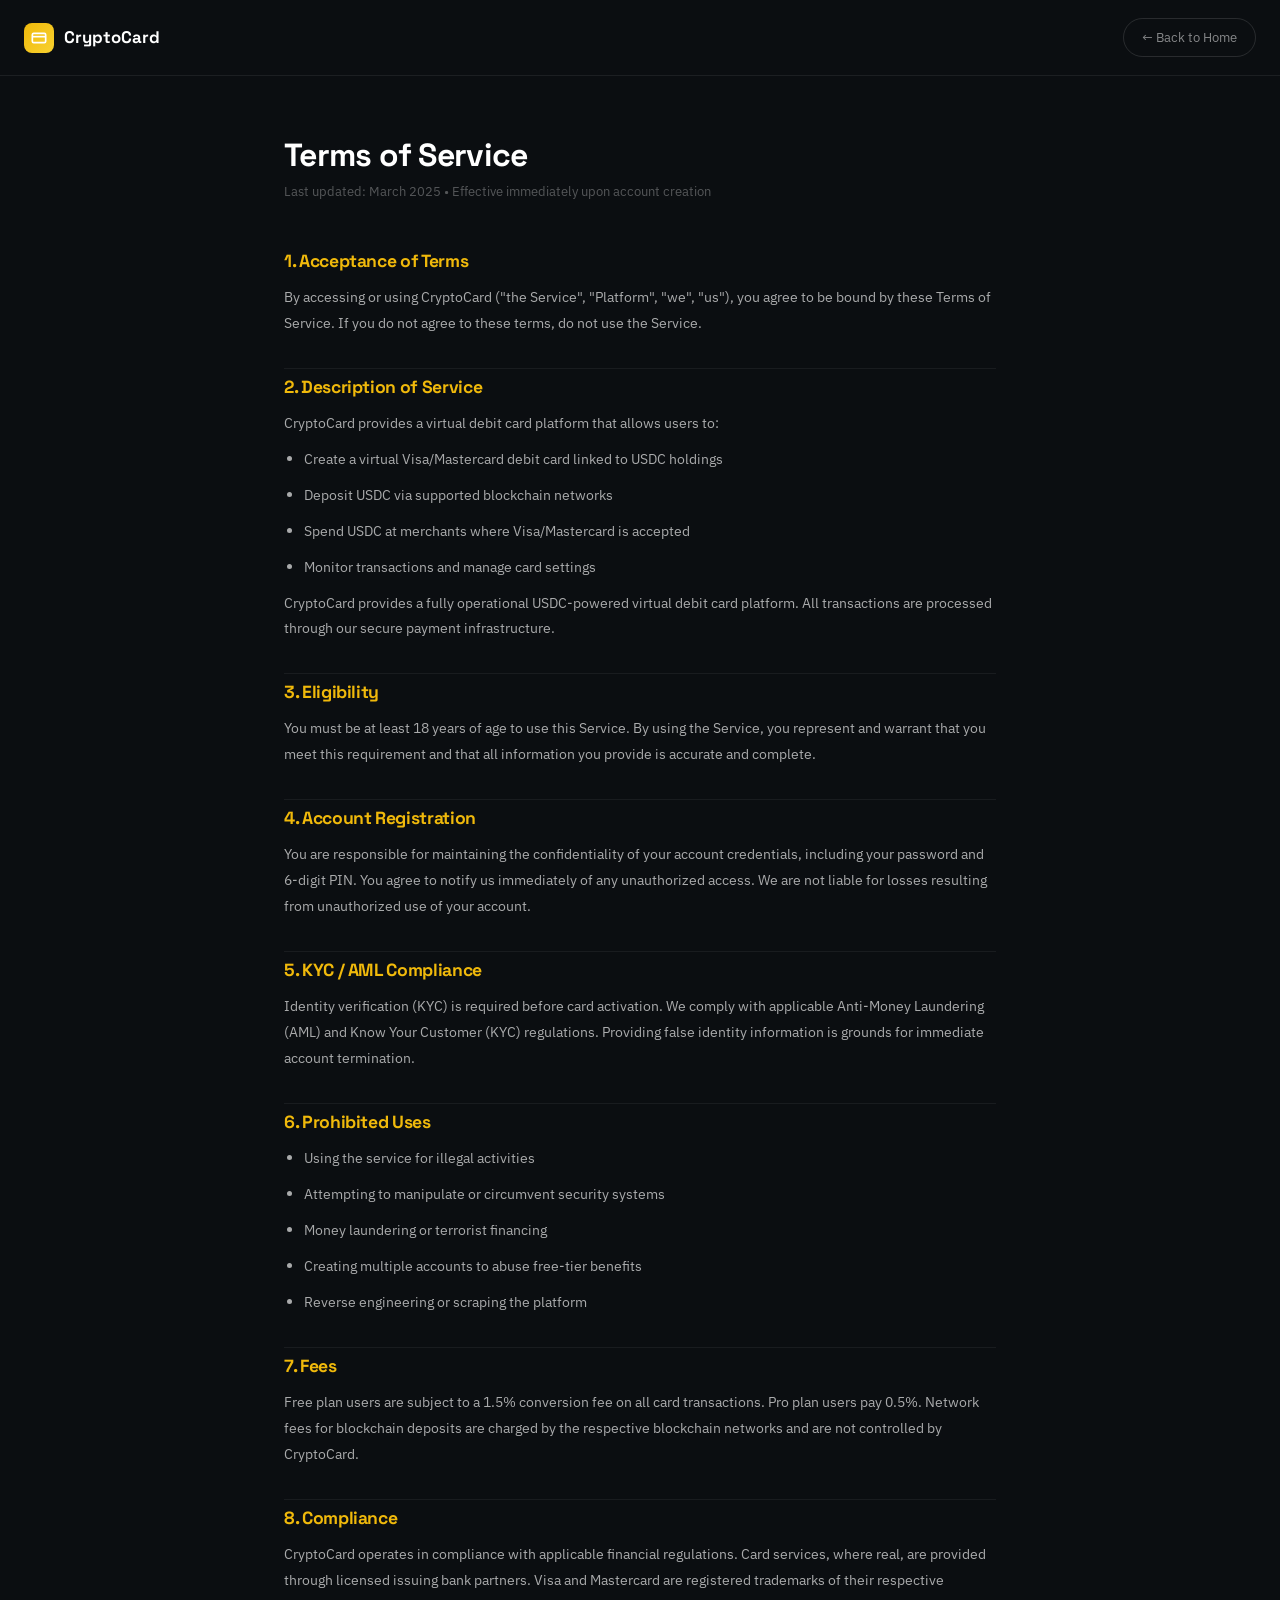
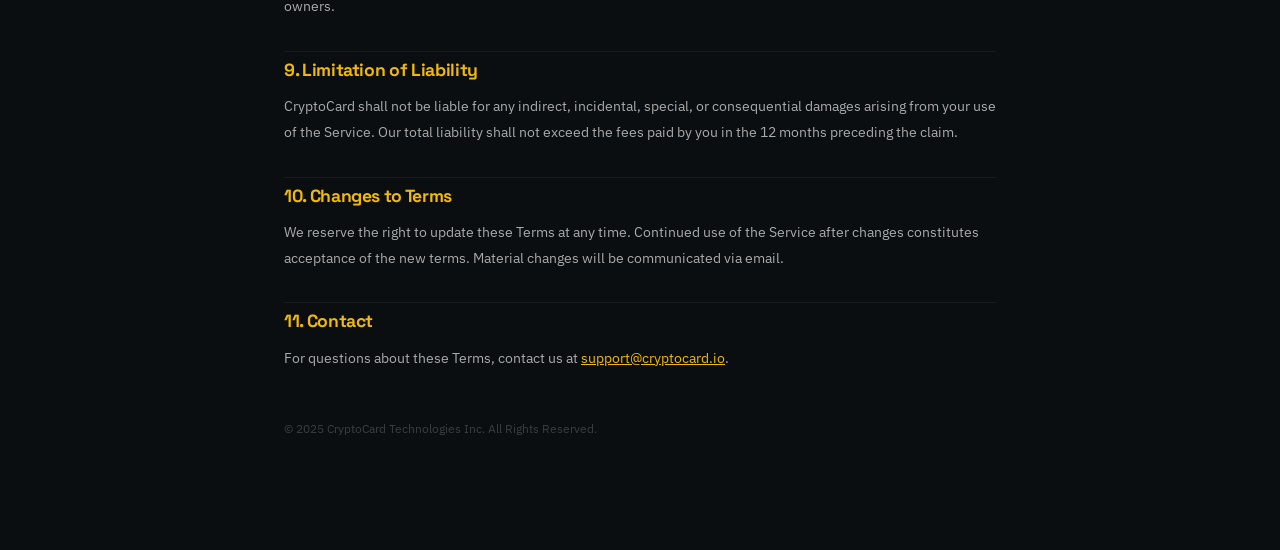
<file: terms.html>
<!DOCTYPE html>
<html lang="en">
<head>
<meta charset="UTF-8"/>
<meta name="viewport" content="width=device-width,initial-scale=1.0"/>
<title>Terms of Service — CryptoCard</title>
<link rel="stylesheet" href="style.css"/>
<style>
body{background:#0B0E11;color:#fff;font-family:'IBM Plex Sans',-apple-system,sans-serif;margin:0;padding:0;}
.legal-wrap{max-width:760px;margin:0 auto;padding:60px 24px 100px;}
.legal-nav{display:flex;align-items:center;justify-content:space-between;padding:18px 24px;border-bottom:1px solid rgba(255,255,255,.07);position:sticky;top:0;background:#0B0E11;z-index:10;}
.logo-link{display:flex;align-items:center;gap:10px;text-decoration:none;color:#fff;font-family:'Space Grotesk',sans-serif;font-weight:700;font-size:1.05rem;}
.logo-icon{width:30px;height:30px;background:linear-gradient(135deg,#F0B90B,#F8D12F);border-radius:8px;display:flex;align-items:center;justify-content:center;}
.back-btn{padding:8px 18px;border:1px solid rgba(255,255,255,.12);border-radius:100px;color:rgba(255,255,255,.5);text-decoration:none;font-size:.82rem;}
.back-btn:hover{border-color:#F0B90B;color:#F0B90B;}
h1{font-family:'Space Grotesk',sans-serif;font-size:2rem;font-weight:700;color:#fff;margin:0 0 8px;}
.meta{font-size:.8rem;color:rgba(255,255,255,.3);margin-bottom:40px;}
h2{font-family:'Space Grotesk',sans-serif;font-size:1.1rem;font-weight:700;color:#F0B90B;margin:32px 0 12px;padding-top:8px;border-top:1px solid rgba(255,255,255,.06);}
h2:first-of-type{border-top:none;}
p,li{font-size:.9rem;color:rgba(255,255,255,.65);line-height:1.8;margin-bottom:10px;}
ul{padding-left:20px;}
a{color:#F0B90B;}
.notice{background:rgba(240,185,11,.06);border:1px solid rgba(240,185,11,.2);border-radius:10px;padding:14px 18px;font-size:.85rem;color:rgba(255,255,255,.6);margin-bottom:32px;}
</style>
</head>
<body>
<nav class="legal-nav">
  <a href="index.html" class="logo-link">
    <div class="logo-icon"><svg xmlns="http://www.w3.org/2000/svg" width="16" height="16" viewBox="0 0 24 24" fill="none" stroke="white" stroke-width="2.5"><rect width="20" height="14" x="2" y="5" rx="2"/><line x1="2" y1="10" x2="22" y2="10"/></svg></div>
    CryptoCard
  </a>
  <a href="index.html" class="back-btn">← Back to Home</a>
</nav>
<div class="legal-wrap">
  <h1>Terms of Service</h1>
  <div class="meta">Last updated: March 2025 &bull; Effective immediately upon account creation</div>

  <h2>1. Acceptance of Terms</h2>
  <p>By accessing or using CryptoCard ("the Service", "Platform", "we", "us"), you agree to be bound by these Terms of Service. If you do not agree to these terms, do not use the Service.</p>

  <h2>2. Description of Service</h2>
  <p>CryptoCard provides a virtual debit card platform that allows users to:</p>
  <ul>
    <li>Create a virtual Visa/Mastercard debit card linked to USDC holdings</li>
    <li>Deposit USDC via supported blockchain networks</li>
    <li>Spend USDC at merchants where Visa/Mastercard is accepted</li>
    <li>Monitor transactions and manage card settings</li>
  </ul>
  <p>CryptoCard provides a fully operational USDC-powered virtual debit card platform. All transactions are processed through our secure payment infrastructure.</p>

  <h2>3. Eligibility</h2>
  <p>You must be at least 18 years of age to use this Service. By using the Service, you represent and warrant that you meet this requirement and that all information you provide is accurate and complete.</p>

  <h2>4. Account Registration</h2>
  <p>You are responsible for maintaining the confidentiality of your account credentials, including your password and 6-digit PIN. You agree to notify us immediately of any unauthorized access. We are not liable for losses resulting from unauthorized use of your account.</p>

  <h2>5. KYC / AML Compliance</h2>
  <p>Identity verification (KYC) is required before card activation. We comply with applicable Anti-Money Laundering (AML) and Know Your Customer (KYC) regulations. Providing false identity information is grounds for immediate account termination.</p>

  <h2>6. Prohibited Uses</h2>
  <ul>
    <li>Using the service for illegal activities</li>
    <li>Attempting to manipulate or circumvent security systems</li>
    <li>Money laundering or terrorist financing</li>
    <li>Creating multiple accounts to abuse free-tier benefits</li>
    <li>Reverse engineering or scraping the platform</li>
  </ul>

  <h2>7. Fees</h2>
  <p>Free plan users are subject to a 1.5% conversion fee on all card transactions. Pro plan users pay 0.5%. Network fees for blockchain deposits are charged by the respective blockchain networks and are not controlled by CryptoCard.</p>

  <h2 id="compliance">8. Compliance</h2>
  <p>CryptoCard operates in compliance with applicable financial regulations. Card services, where real, are provided through licensed issuing bank partners. Visa and Mastercard are registered trademarks of their respective owners.</p>

  <h2>9. Limitation of Liability</h2>
  <p>CryptoCard shall not be liable for any indirect, incidental, special, or consequential damages arising from your use of the Service. Our total liability shall not exceed the fees paid by you in the 12 months preceding the claim.</p>

  <h2>10. Changes to Terms</h2>
  <p>We reserve the right to update these Terms at any time. Continued use of the Service after changes constitutes acceptance of the new terms. Material changes will be communicated via email.</p>

  <h2>11. Contact</h2>
  <p>For questions about these Terms, contact us at <a href="mailto:support@cryptocard.io">support@cryptocard.io</a>.</p>

  <p style="margin-top:48px;font-size:.75rem;color:rgba(255,255,255,.2);">© 2025 CryptoCard Technologies Inc. All Rights Reserved.</p>
</div>
</body>
</html>
</file>
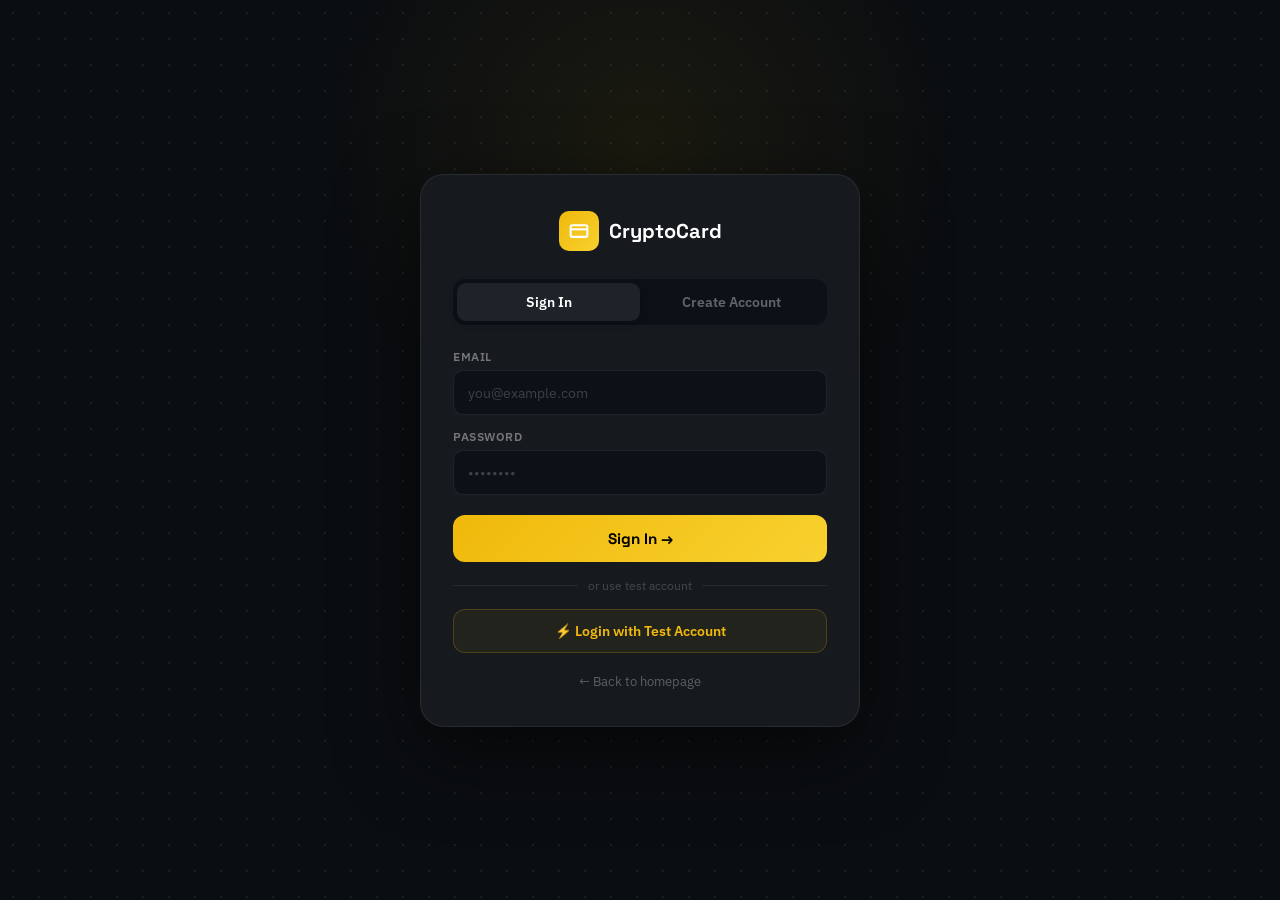
<file: transactions.html>
<!DOCTYPE html><!-- v2 -->
<html lang="en">
<head>
<meta charset="UTF-8"/>
<meta name="viewport" content="width=device-width,initial-scale=1.0,maximum-scale=1.0"/>
<title>Transactions &mdash; CryptoCard</title>
<link rel="stylesheet" href="style.css"/>
<style>

*{box-sizing:border-box;margin:0;padding:0;}
body{background-color:#0B0E11;background-image:radial-gradient(circle,rgba(255,255,255,0.07) 1.5px,transparent 1.5px);background-size:26px 26px;color:#fff;font-family:'IBM Plex Sans',-apple-system,sans-serif;}
.page-layout{display:flex;}
.sidebar{width:220px;background:#0D1117;border-right:1px solid rgba(255,255,255,.07);display:flex;flex-direction:column;padding:24px 0;position:fixed;top:0;left:0;bottom:0;z-index:400;transition:transform .3s;}
.sidebar-logo{display:flex;align-items:center;gap:10px;padding:0 20px 24px;font-family:'Space Grotesk',sans-serif;font-weight:700;font-size:1.1rem;color:#fff;text-decoration:none;border-bottom:1px solid rgba(255,255,255,.07);margin-bottom:12px;}
.sidebar-logo-icon{width:32px;height:32px;background:linear-gradient(135deg,#F0B90B,#F8D12F);border-radius:8px;display:flex;align-items:center;justify-content:center;}
.sidebar-nav{list-style:none;flex:1;padding:0 8px;}
.sidebar-nav li a{display:flex;align-items:center;gap:10px;padding:11px 14px;border-radius:10px;color:rgba(255,255,255,.45);text-decoration:none;font-size:.875rem;font-weight:500;transition:all .2s;margin-bottom:2px;}
.sidebar-nav li a:hover,.sidebar-nav li a.active{background:rgba(240,185,11,.08);color:#F0B90B;}
.sidebar-nav li a.active svg{stroke:#F0B90B;}
.sidebar-footer{padding:16px 20px;border-top:1px solid rgba(255,255,255,.07);}
.logout-btn{width:100%;display:flex;align-items:center;gap:8px;padding:10px 14px;background:none;border:1px solid rgba(255,255,255,.1);border-radius:10px;color:rgba(255,255,255,.4);font-size:.84rem;cursor:pointer;font-family:inherit;transition:all .2s;}
.logout-btn:hover{border-color:rgba(239,68,68,.4);color:#EF4444;}
.page-main{margin-left:220px;flex:1;padding:72px 24px 80px;}
.page-topbar{display:flex;align-items:center;justify-content:space-between;position:fixed;top:0;left:220px;right:0;z-index:210;background:#0B0E11;padding:14px 24px;border-bottom:1px solid rgba(255,255,255,.06);}
.icon-btn{width:36px;height:36px;border-radius:50%;background:rgba(255,255,255,.06);border:none;cursor:pointer;display:flex;align-items:center;justify-content:center;color:#fff;}
.icon-btn:hover{background:rgba(255,255,255,.1);}
.search-pill{display:flex;align-items:center;gap:8px;background:rgba(255,255,255,.06);border:1px solid rgba(255,255,255,.08);border-radius:100px;padding:7px 16px;font-size:.82rem;color:rgba(255,255,255,.35);cursor:pointer;min-width:150px;}
.avatar-btn{width:34px;height:34px;border-radius:50%;background:linear-gradient(135deg,#F0B90B,#F8D12F);display:flex;align-items:center;justify-content:center;font-weight:700;font-size:.9rem;color:#000;cursor:pointer;font-family:'Space Grotesk',sans-serif;flex-shrink:0;}
.card-box{background:#161A1F;border:1px solid rgba(255,255,255,.07);border-radius:16px;padding:24px;margin-bottom:18px;}
.tx-row{display:flex;align-items:center;justify-content:space-between;padding:13px 0;border-bottom:1px solid rgba(255,255,255,.04);gap:10px;}
.tx-row:last-child{border-bottom:none;}
.tx-icon{width:40px;height:40px;border-radius:50%;display:flex;align-items:center;justify-content:center;flex-shrink:0;}
.tx-empty{text-align:center;padding:60px 20px;}
.panel{display:none;position:fixed;top:60px;right:12px;background:#161A1F;border:1px solid rgba(255,255,255,.1);border-radius:16px;z-index:800;box-shadow:0 20px 60px rgba(0,0,0,.8);overflow:hidden;}
.dash-toast{position:fixed;bottom:24px;left:50%;transform:translateX(-50%) translateY(80px);background:#1E2026;border:1px solid rgba(240,185,11,.3);border-radius:12px;padding:11px 20px;font-size:.84rem;color:#F0B90B;box-shadow:0 8px 32px rgba(0,0,0,.5);transition:transform .3s;z-index:1000;white-space:nowrap;}
.dash-toast.show{transform:translateX(-50%) translateY(0);}
.mob-menu-btn{display:none !important;position:fixed;bottom:20px;left:20px;z-index:200;width:44px;height:44px;border-radius:50%;background:#F0B90B;border:none;cursor:pointer;align-items:center;justify-content:center;box-shadow:0 4px 20px rgba(240,185,11,.4);}


/* MOBILE SIDEBAR FIX */
@media(max-width:900px){
  .sidebar{transform:translateX(-100%);z-index:400;}
  .sidebar.open{transform:translateX(0);}
  .page-main{margin-left:0 !important;padding-left:16px !important;padding-right:16px !important;padding-top:72px !important;}
  .page-topbar{left:0 !important;right:0 !important;}
}

</style>
</head>
<body>
<script src="auth.js"></script>
<script>if(!authGuard()){}; if(!pinGuard()){}</script>
<div class="page-layout">
<aside class="sidebar" id="sidebar">
  <a href="index.html" class="sidebar-logo">
    <div class="sidebar-logo-icon"><svg xmlns="http://www.w3.org/2000/svg" width="16" height="16" viewBox="0 0 24 24" fill="none" stroke="white" stroke-width="2.5"><rect width="20" height="14" x="2" y="5" rx="2"/><line x1="2" y1="10" x2="22" y2="10"/></svg></div>
    CryptoCard
  </a>
  <ul class="sidebar-nav">
    <li><a href="dashboard.html"><svg xmlns="http://www.w3.org/2000/svg" width="16" height="16" viewBox="0 0 24 24" fill="none" stroke="currentColor" stroke-width="1.75" stroke-linecap="round" stroke-linejoin="round"><rect width="7" height="9" x="3" y="3" rx="1"/><rect width="7" height="5" x="3" y="15" rx="1"/><rect width="7" height="5" x="14" y="3" rx="1"/><rect width="7" height="9" x="14" y="11" rx="1"/></svg>Dashboard</a></li>
    <li><a href="deposit.html"><svg xmlns="http://www.w3.org/2000/svg" width="16" height="16" viewBox="0 0 24 24" fill="none" stroke="currentColor" stroke-width="1.75" stroke-linecap="round" stroke-linejoin="round"><path d="M12 17V3"/><path d="m6 11 6 6 6-6"/><path d="M19 21H5"/></svg>Deposit</a></li>
    <li><a href="card.html"><svg xmlns="http://www.w3.org/2000/svg" width="16" height="16" viewBox="0 0 24 24" fill="none" stroke="currentColor" stroke-width="1.75" stroke-linecap="round" stroke-linejoin="round"><rect width="20" height="14" x="2" y="5" rx="2"/><line x1="2" y1="10" x2="22" y2="10"/></svg>Card</a></li>
    <li><a href="transactions.html" class="active"><svg xmlns="http://www.w3.org/2000/svg" width="16" height="16" viewBox="0 0 24 24" fill="none" stroke="currentColor" stroke-width="1.75" stroke-linecap="round" stroke-linejoin="round"><path d="m21 16-4 4-4-4"/><path d="M17 20V4"/><path d="m3 8 4-4 4 4"/><path d="M7 4v16"/></svg>Transactions</a></li>
    <li><a href="kyc.html"><svg xmlns="http://www.w3.org/2000/svg" width="16" height="16" viewBox="0 0 24 24" fill="none" stroke="currentColor" stroke-width="1.75" stroke-linecap="round" stroke-linejoin="round"><path d="M12 22s8-4 8-10V5l-8-3-8 3v7c0 6 8 10 8 10z"/><polyline points="9 12 11 14 15 10"/></svg>KYC</a></li>
    <li><a href="settings.html"><svg xmlns="http://www.w3.org/2000/svg" width="16" height="16" viewBox="0 0 24 24" fill="none" stroke="currentColor" stroke-width="1.75" stroke-linecap="round" stroke-linejoin="round"><circle cx="12" cy="12" r="3"/><path d="M19.4 15a1.65 1.65 0 0 0 .33 1.82l.06.06a2 2 0 0 1-2.83 2.83l-.06-.06a1.65 1.65 0 0 0-1.82-.33 1.65 1.65 0 0 0-1 1.51V21a2 2 0 0 1-4 0v-.09A1.65 1.65 0 0 0 9 19.4a1.65 1.65 0 0 0-1.82.33l-.06.06a2 2 0 0 1-2.83-2.83l.06-.06A1.65 1.65 0 0 0 4.68 15a1.65 1.65 0 0 0-1.51-1H3a2 2 0 0 1 0-4h.09A1.65 1.65 0 0 0 4.6 9a1.65 1.65 0 0 0-.33-1.82l-.06-.06a2 2 0 0 1 2.83-2.83l.06.06A1.65 1.65 0 0 0 9 4.68a1.65 1.65 0 0 0 1-1.51V3a2 2 0 0 1 4 0v.09a1.65 1.65 0 0 0 1 1.51 1.65 1.65 0 0 0 1.82-.33l.06-.06a2 2 0 0 1 2.83 2.83l-.06.06A1.65 1.65 0 0 0 19.4 9a1.65 1.65 0 0 0 1.51 1H21a2 2 0 0 1 0 4h-.09a1.65 1.65 0 0 0-1.51 1z"/></svg>Settings</a></li>
  </ul>
  <div class="sidebar-footer"><button class="logout-btn" onclick="logout()"><svg xmlns="http://www.w3.org/2000/svg" width="15" height="15" viewBox="0 0 24 24" fill="none" stroke="currentColor" stroke-width="1.75" stroke-linecap="round" stroke-linejoin="round"><path d="M9 21H5a2 2 0 0 1-2-2V5a2 2 0 0 1 2-2h4"/><polyline points="16 17 21 12 16 7"/><line x1="21" y1="12" x2="9" y2="12"/></svg>Logout</button></div>
</aside>

<div class="page-main">
  <div class="page-topbar">
    <div style="display:flex;align-items:center;gap:10px;">
      <button class="icon-btn" onclick="toggleSidebar()"><svg xmlns="http://www.w3.org/2000/svg" width="18" height="18" viewBox="0 0 24 24" fill="none" stroke="currentColor" stroke-width="2" stroke-linecap="round" stroke-linejoin="round"><line x1="4" y1="12" x2="20" y2="12"/><line x1="4" y1="6" x2="20" y2="6"/><line x1="4" y1="18" x2="20" y2="18"/></svg></button>
      <div class="search-pill"><svg xmlns="http://www.w3.org/2000/svg" width="13" height="13" viewBox="0 0 24 24" fill="none" stroke="currentColor" stroke-width="2" stroke-linecap="round" stroke-linejoin="round"><circle cx="11" cy="11" r="8"/><path d="m21 21-4.35-4.35"/></svg>Search coins...</div>
    </div>
    <div style="display:flex;align-items:center;gap:8px;">
      <button class="icon-btn" style="position:relative;" onclick="toggleNotif(event)">
        <svg xmlns="http://www.w3.org/2000/svg" width="17" height="17" viewBox="0 0 24 24" fill="none" stroke="currentColor" stroke-width="1.75" stroke-linecap="round" stroke-linejoin="round"><path d="M18 8A6 6 0 0 0 6 8c0 7-3 9-3 9h18s-3-2-3-9"/><path d="M13.73 21a2 2 0 0 1-3.46 0"/></svg>
        <span style="position:absolute;top:6px;right:6px;width:7px;height:7px;background:#F0B90B;border-radius:50%;border:2px solid #0B0E11;"></span>
      </button>
      <div class="avatar-btn" id="avatarBtn" onclick="toggleProfile(event)"></div>
    </div>
  </div>

  <!-- PAGE HEADING -->
  <div style="margin-bottom:6px;"><span style="font-size:.72rem;color:rgba(255,255,255,.3);">Dashboard / </span><span style="font-size:.72rem;color:#F0B90B;font-weight:600;">Transactions</span></div>
  <h2 style="font-family:'Space Grotesk',sans-serif;font-weight:700;font-size:1.3rem;color:#fff;margin-bottom:4px;">My Transactions</h2>
  <p style="font-size:.82rem;color:rgba(255,255,255,.35);margin-bottom:22px;">Your personal deposit history. Only your verified deposits appear here.</p>

  <!-- SUMMARY CARDS -->
  <div style="display:grid;grid-template-columns:repeat(auto-fit,minmax(160px,1fr));gap:12px;margin-bottom:20px;">
    <div style="background:#161A1F;border:1px solid rgba(255,255,255,.07);border-radius:14px;padding:18px;">
      <div style="font-size:.72rem;color:rgba(255,255,255,.35);text-transform:uppercase;letter-spacing:.5px;font-weight:600;margin-bottom:6px;">Total Deposited</div>
      <div id="totalDeposited" style="font-family:'Space Grotesk',sans-serif;font-weight:700;font-size:1.3rem;color:#0ECB81;">$0.00</div>
    </div>
    <div style="background:#161A1F;border:1px solid rgba(255,255,255,.07);border-radius:14px;padding:18px;">
      <div style="font-size:.72rem;color:rgba(255,255,255,.35);text-transform:uppercase;letter-spacing:.5px;font-weight:600;margin-bottom:6px;">Transactions</div>
      <div id="totalCount" style="font-family:'Space Grotesk',sans-serif;font-weight:700;font-size:1.3rem;color:#fff;">0</div>
    </div>
    <div style="background:#161A1F;border:1px solid rgba(255,255,255,.07);border-radius:14px;padding:18px;">
      <div style="font-size:.72rem;color:rgba(255,255,255,.35);text-transform:uppercase;letter-spacing:.5px;font-weight:600;margin-bottom:6px;">Wallet Balance</div>
      <div id="walletBalance" style="font-family:'Space Grotesk',sans-serif;font-weight:700;font-size:1.3rem;color:#F0B90B;">$0.00</div>
    </div>
  </div>

  <!-- DEPOSIT HISTORY -->
  <div class="card-box">
    <div style="display:flex;align-items:center;justify-content:space-between;margin-bottom:18px;">
      <div style="font-family:'Space Grotesk',sans-serif;font-weight:700;font-size:1rem;color:#fff;">Deposit History</div>
      <div style="font-size:.72rem;color:rgba(255,255,255,.3);">This device only</div>
    </div>
    <div id="txList"></div>
  </div>
</div>
</div>

<!-- NOTIFICATION PANEL -->
<div class="panel" id="notifPanel" style="width:300px;max-width:calc(100vw - 24px);">
  <div style="display:flex;justify-content:space-between;align-items:center;padding:13px 18px;border-bottom:1px solid rgba(255,255,255,.07);">
    <span style="font-weight:600;font-size:.88rem;color:#fff;">Notifications</span>
    <button onclick="closeNotif()" style="background:none;border:none;color:rgba(255,255,255,.35);font-size:1.2rem;cursor:pointer;">&times;</button>
  </div>
  <div style="padding:12px 18px;"><div style="font-size:.82rem;color:#fff;margin-bottom:2px;">Complete KYC to activate card</div><div style="font-size:.72rem;color:rgba(255,255,255,.35);">Required &bull; Now</div></div>
</div>
<!-- PROFILE PANEL -->
<div class="panel" id="profilePanel" style="width:230px;max-width:calc(100vw - 24px);">
  <div style="padding:16px 18px;text-align:center;border-bottom:1px solid rgba(255,255,255,.07);">
    <div id="ppAv" style="width:44px;height:44px;border-radius:50%;background:linear-gradient(135deg,#F0B90B,#F8D12F);display:flex;align-items:center;justify-content:center;font-weight:700;font-size:1.1rem;color:#000;margin:0 auto 8px;font-family:'Space Grotesk',sans-serif;"></div>
    <div id="ppName" style="font-weight:600;font-size:.88rem;color:#fff;"></div>
    <div id="ppEmail" style="font-size:.7rem;color:rgba(255,255,255,.35);margin-top:2px;"></div>
  </div>
  <div style="padding:4px 0;">
    <a href="settings.html" style="display:flex;align-items:center;gap:8px;padding:10px 18px;color:rgba(255,255,255,.6);text-decoration:none;font-size:.82rem;">Settings</a>
    <a href="kyc.html" style="display:flex;align-items:center;gap:8px;padding:10px 18px;color:rgba(255,255,255,.6);text-decoration:none;font-size:.82rem;">KYC Verification</a>
    <button onclick="logout()" style="width:100%;display:flex;align-items:center;gap:8px;padding:10px 18px;color:#F6465D;font-size:.82rem;background:none;border:none;cursor:pointer;font-family:inherit;">Sign Out</button>
  </div>
</div>


<div class="dash-toast" id="dashToast"></div>

<script src="app.js"></script>
<script>
const _u = getCurrentUser();
if(_u){
  document.getElementById('avatarBtn').textContent = _u.name.charAt(0).toUpperCase();
  document.getElementById('ppAv').textContent      = _u.name.charAt(0).toUpperCase();
  document.getElementById('ppName').textContent    = _u.name;
  document.getElementById('ppEmail').textContent   = _u.email || '';
}

function toggleSidebar(){document.getElementById('sidebar').classList.toggle('open');}
function closeSidebar(){document.getElementById('sidebar').classList.remove('open');}
function showToast(m){const t=document.getElementById('dashToast');t.textContent=m;t.classList.add('show');setTimeout(()=>t.classList.remove('show'),3000);}
function toggleNotif(e){e.stopPropagation();closeProfile();const p=document.getElementById('notifPanel');p.style.display=p.style.display==='block'?'none':'block';}
function closeNotif(){document.getElementById('notifPanel').style.display='none';}
function toggleProfile(e){e.stopPropagation();closeNotif();const p=document.getElementById('profilePanel');p.style.display=p.style.display==='block'?'none':'block';}
function closeProfile(){document.getElementById('profilePanel').style.display='none';}
document.addEventListener('click',()=>{closeNotif();closeProfile();});

function fmtDate(ts){
  const d = new Date(ts);
  return d.toLocaleDateString('en-IN',{day:'2-digit',month:'short',year:'numeric'})
       + ' ' + d.toLocaleTimeString('en-IN',{hour:'2-digit',minute:'2-digit'});
}

function netIcon(network){
  if((network||'').includes('TRC')) return '<div style="width:8px;height:8px;border-radius:50%;background:#FF060A;display:inline-block;margin-right:5px;"></div>';
  if((network||'').includes('BEP')) return '<div style="width:8px;height:8px;border-radius:50%;background:#F0B90B;display:inline-block;margin-right:5px;"></div>';
  return '';
}

function renderTxList(){
  const user    = getCurrentUser();
  const list    = document.getElementById('txList');
  const deposits = (user && user.deposits) ? user.deposits : [];

  // Summary
  const total = deposits.reduce((s,d) => s + (d.amount||0), 0);
  document.getElementById('totalDeposited').textContent = '$' + total.toFixed(2);
  document.getElementById('totalCount').textContent     = deposits.length;
  document.getElementById('walletBalance').textContent  = '$' + ((user && user.balance)||0).toFixed(2);

  if(!deposits.length){
    list.innerHTML = `
      <div class="tx-empty">
        <svg xmlns="http://www.w3.org/2000/svg" width="44" height="44" viewBox="0 0 24 24" fill="none" stroke="currentColor" stroke-width="1.25" stroke-linecap="round" stroke-linejoin="round" style="margin-bottom:14px;opacity:.2;"><circle cx="12" cy="12" r="10"/><polyline points="12 6 12 12 16 14"/></svg>
        <div style="font-size:.92rem;font-weight:500;color:rgba(255,255,255,.4);">No deposits yet</div>
        <div style="font-size:.78rem;margin-top:7px;color:rgba(255,255,255,.2);">Fund your wallet to see your transaction history here</div>
        <a href="deposit.html" style="display:inline-block;margin-top:20px;padding:11px 26px;background:rgba(240,185,11,.1);border:1px solid rgba(240,185,11,.25);border-radius:100px;color:#F0B90B;font-size:.84rem;text-decoration:none;font-weight:600;">Deposit USDC &rarr;</a>
      </div>`;
    return;
  }

  list.innerHTML = deposits.map(d => {
    const shortHash = d.hash ? d.hash.slice(0,10)+'...'+d.hash.slice(-6) : '—';
    const explorerUrl = (d.network||'').includes('TRC')
      ? `https://tronscan.org/#/transaction/${d.hash}`
      : `https://bscscan.com/tx/${d.hash}`;
    return `
    <div class="tx-row">
      <div style="display:flex;align-items:center;gap:12px;min-width:0;">
        <div class="tx-icon" style="background:rgba(14,203,129,.1);">
          <svg xmlns="http://www.w3.org/2000/svg" width="18" height="18" viewBox="0 0 24 24" fill="none" stroke="#0ECB81" stroke-width="2.25" stroke-linecap="round" stroke-linejoin="round"><path d="M12 17V3"/><path d="m6 11 6 6 6-6"/><path d="M19 21H5"/></svg>
        </div>
        <div style="min-width:0;">
          <div style="font-size:.86rem;font-weight:600;color:#fff;">Deposit <span style="color:#0ECB81;">${d.token||'USDC'}</span></div>
          <div style="font-size:.7rem;color:rgba(255,255,255,.3);margin-top:3px;display:flex;align-items:center;flex-wrap:wrap;gap:6px;">
            <span>${netIcon(d.network)}${d.network||'—'}</span>
            <span>&bull;</span>
            <a href="${explorerUrl}" target="_blank" style="color:rgba(255,255,255,.25);text-decoration:none;font-family:'IBM Plex Mono',monospace;font-size:.68rem;">${shortHash} &#8599;</a>
            <span>&bull;</span>
            <span>${fmtDate(d.ts)}</span>
          </div>
        </div>
      </div>
      <div style="text-align:right;flex-shrink:0;">
        <div style="font-size:.92rem;font-weight:700;color:#0ECB81;">+${(d.amount||0).toFixed(2)} ${d.token||'USDC'}</div>
        <div style="font-size:.7rem;color:rgba(255,255,255,.3);margin-top:2px;">Confirmed</div>
      </div>
    </div>`;
  }).join('');
}

renderTxList();
</script>
</body>
</html>
</file>
<file: style.css>
/* ===== GOOGLE FONTS ===== */
@import url('https://fonts.googleapis.com/css2?family=Space+Grotesk:wght@300;400;500;600;700&family=IBM+Plex+Sans:wght@300;400;500;600;700&family=IBM+Plex+Mono:wght@400;500;700&display=swap');

/* ===== DESIGN TOKENS ===== */
:root {
  --bg-primary: #080B10;
  --bg-secondary: #0D1117;
  --bg-surface: #111827;
  --bg-card: #0D1117;
  --accent-primary: #F0B90B;
  --accent-primary-hover: #D4A200;
  --accent-glow: rgba(240,185,11,0.25);
  --accent-glow-strong: rgba(240,185,11,0.45);
  --accent-green: #10B981;
  --accent-green-glow: rgba(16,185,129,0.3);
  --accent-red: #EF4444;
  --accent-red-glow: rgba(239,68,68,0.3);
  --accent-yellow: #F0B90B;
  --text-primary: #F9FAFB;
  --text-secondary: #9CA3AF;
  --text-muted: #4B5563;
  --border: rgba(255,255,255,0.08);
  --border-bright: rgba(255,255,255,0.15);
  --border-accent: rgba(240,185,11,0.35);
  --shadow-glow: 0 0 40px rgba(240,185,11,0.18);
  --shadow-card: 0 20px 60px rgba(0,0,0,0.5);
  --radius-sm: 8px;
  --radius-md: 12px;
  --radius-lg: 20px;
  --radius-xl: 28px;
  --transition: all 0.3s cubic-bezier(0.4, 0, 0.2, 1);
  --transition-slow: all 0.6s cubic-bezier(0.4, 0, 0.2, 1);
  /* ─ Professional Font Stack ─ */
  --font-heading: 'Space Grotesk', -apple-system, sans-serif;
  --font-body: 'IBM Plex Sans', -apple-system, sans-serif;
  --font-mono: 'IBM Plex Mono', 'Courier New', monospace;
}

/* ===== RESET & BASE ===== */
*, *::before, *::after {
  box-sizing: border-box;
  margin: 0;
  padding: 0;
}

html {
  scroll-behavior: smooth;
  font-size: 16px;
}

body {
  font-family: var(--font-body);
  background-color: var(--bg-primary);
  /* Subtle dot grid pattern — professional, non-intrusive */
  background-image:
    radial-gradient(circle, rgba(255,255,255,0.07) 1.5px, transparent 1.5px);
  background-size: 26px 26px;
  color: var(--text-primary);
  line-height: 1.6;
  overflow-x: hidden;
  -webkit-font-smoothing: antialiased;
  -moz-osx-font-smoothing: grayscale;
}

/* Edge glow removed — was causing text to appear dim */
body::after {
  display: none;
}

/* All page content sits above the body::after overlay */
.page-layout, .auth-card, main, .page-main, header, footer, section, nav, aside {
  position: relative;
  z-index: 1;
}

::selection {
  background: var(--accent-primary);
  color: white;
}

::-webkit-scrollbar {
  width: 6px;
}
::-webkit-scrollbar-track {
  background: var(--bg-primary);
}
::-webkit-scrollbar-thumb {
  background: var(--accent-primary);
  border-radius: 3px;
}

/* ===== TYPOGRAPHY ===== */
h1, h2, h3, h4, h5 {
  font-family: var(--font-heading);
  font-weight: 700;
  line-height: 1.2;
  letter-spacing: -0.02em;
}
h1 { font-size: clamp(2.2rem, 5vw, 3.5rem); }
h2 { font-size: clamp(1.6rem, 3.5vw, 2.25rem); }
h3 { font-size: 1.3rem; font-weight: 600; }
p { color: var(--text-secondary); }

.mono {
  font-family: var(--font-mono);
  font-weight: 600;
}

/* ===== LAYOUT ===== */
.container {
  max-width: 1200px;
  margin: 0 auto;
  padding: 0 24px;
}

section {
  padding: 100px 0;
}

/* ===== BUTTONS ===== */
.btn {
  display: inline-flex;
  align-items: center;
  gap: 8px;
  padding: 14px 28px;
  border-radius: var(--radius-md);
  font-family: var(--font-body);
  font-weight: 600;
  font-size: 0.9rem;
  cursor: pointer;
  border: none;
  text-decoration: none;
  transition: var(--transition);
  position: relative;
  overflow: hidden;
  white-space: nowrap;
  -webkit-tap-highlight-color: transparent;
}

.btn::before {
  content: '';
  position: absolute;
  inset: 0;
  background: rgba(255,255,255,0.1);
  opacity: 0;
  transition: var(--transition);
}

.btn:hover::before { opacity: 1; }

.btn-primary {
  background: var(--accent-primary);
  color: white;
  box-shadow: 0 4px 20px var(--accent-glow);
}
.btn-primary:hover {
  background: var(--accent-primary-hover);
  box-shadow: 0 8px 30px var(--accent-glow-strong);
  transform: translateY(-2px);
}

.btn-secondary {
  background: transparent;
  color: var(--text-primary);
  border: 1px solid var(--border-bright);
}
.btn-secondary:hover {
  border-color: var(--accent-primary);
  color: var(--accent-primary);
  transform: translateY(-2px);
}

.btn-danger {
  background: var(--accent-red);
  color: white;
}
.btn-danger:hover {
  box-shadow: 0 8px 20px var(--accent-red-glow);
  transform: translateY(-2px);
}

.btn-success {
  background: var(--accent-green);
  color: white;
}
.btn-success:hover {
  box-shadow: 0 8px 20px var(--accent-green-glow);
  transform: translateY(-2px);
}

.btn-sm {
  padding: 10px 18px;
  font-size: 0.8rem;
}

.btn-lg {
  padding: 18px 36px;
  font-size: 1rem;
}

.btn-icon {
  width: 40px;
  height: 40px;
  padding: 0;
  display: inline-flex;
  align-items: center;
  justify-content: center;
  border-radius: var(--radius-sm);
}

/* ===== CARDS / GLASS ===== */
.glass-card {
  background: var(--bg-secondary);
  border: 1px solid var(--border);
  border-radius: var(--radius-lg);
  padding: 28px;
  position: relative;
  overflow: hidden;
  transition: var(--transition);
}

.glass-card::before {
  content: '';
  position: absolute;
  inset: 0;
  background: linear-gradient(135deg, rgba(255,255,255,0.03) 0%, transparent 60%);
  pointer-events: none;
}

.glass-card:hover {
  border-color: var(--border-accent);
  box-shadow: var(--shadow-glow);
  transform: translateY(-4px);
}

/* ===== SECTION LABELS ===== */
.section-label {
  display: inline-flex;
  align-items: center;
  gap: 8px;
  padding: 7px 16px;
  background: rgba(99,102,241,0.1);
  border: 1px solid rgba(99,102,241,0.3);
  border-radius: 100px;
  font-size: 0.8rem;
  font-weight: 600;
  color: var(--accent-primary);
  letter-spacing: 0.5px;
  text-transform: uppercase;
  margin-bottom: 20px;
}

.section-header {
  text-align: center;
  margin-bottom: 70px;
}

.section-header h2 {
  margin-bottom: 16px;
  background: linear-gradient(135deg, var(--text-primary) 0%, var(--text-secondary) 100%);
  -webkit-background-clip: text;
  -webkit-text-fill-color: transparent;
  background-clip: text;
}

.section-header p {
  max-width: 560px;
  margin: 0 auto;
  font-size: 1.1rem;
}

/* ===== GRADIENT TEXT ===== */
.gradient-text {
  background: linear-gradient(135deg, var(--accent-primary) 0%, #818CF8 50%, #C4B5FD 100%);
  -webkit-background-clip: text;
  -webkit-text-fill-color: transparent;
  background-clip: text;
}

/* ===== BADGE ===== */
.badge {
  display: inline-flex;
  align-items: center;
  gap: 6px;
  padding: 4px 12px;
  border-radius: 100px;
  font-size: 0.75rem;
  font-weight: 600;
}

.badge-active {
  background: rgba(16,185,129,0.15);
  color: var(--accent-green);
  border: 1px solid rgba(16,185,129,0.3);
}

.badge-frozen {
  background: rgba(99,102,241,0.15);
  color: #818CF8;
  border: 1px solid rgba(99,102,241,0.3);
}

.badge-pending {
  background: rgba(245,158,11,0.15);
  color: var(--accent-yellow);
  border: 1px solid rgba(245,158,11,0.3);
}

.badge-declined {
  background: rgba(239,68,68,0.15);
  color: var(--accent-red);
  border: 1px solid rgba(239,68,68,0.3);
}

/* ===== INPUTS ===== */
.form-group {
  margin-bottom: 20px;
}

.form-label {
  display: block;
  font-size: 0.85rem;
  font-weight: 500;
  color: var(--text-secondary);
  margin-bottom: 8px;
}

.form-input {
  width: 100%;
  padding: 14px 18px;
  background: var(--bg-surface);
  border: 1px solid var(--border);
  border-radius: var(--radius-md);
  color: var(--text-primary);
  font-family: 'Inter', sans-serif;
  font-size: 0.95rem;
  transition: var(--transition);
  outline: none;
}

.form-input:focus {
  border-color: var(--accent-primary);
  box-shadow: 0 0 0 3px rgba(99,102,241,0.15);
}

.form-input::placeholder {
  color: var(--text-muted);
}

/* ===== NAVBAR ===== */
.navbar {
  position: fixed;
  top: 0;
  left: 0;
  right: 0;
  z-index: 1000;
  padding: 16px 0;
  transition: var(--transition);
}

.navbar.scrolled {
  background: rgba(8,11,16,0.85);
  backdrop-filter: blur(20px);
  border-bottom: 1px solid var(--border);
  padding: 12px 0;
}

.navbar-inner {
  display: flex;
  align-items: center;
  justify-content: space-between;
  gap: 24px;
}

.nav-logo {
  display: flex;
  align-items: center;
  gap: 10px;
  text-decoration: none;
  font-family: var(--font-heading);
  font-weight: 700;
  font-size: 1.2rem;
  color: var(--text-primary);
  flex-shrink: 0;
  letter-spacing: -0.01em;
}

.nav-logo-icon {
  width: 36px;
  height: 36px;
  background: linear-gradient(135deg, var(--accent-primary), #818CF8);
  border-radius: 10px;
  display: flex;
  align-items: center;
  justify-content: center;
  font-size: 18px;
}

.nav-menu {
  display: flex;
  align-items: center;
  gap: 4px;
  list-style: none;
}

.nav-menu a {
  padding: 8px 16px;
  color: var(--text-secondary);
  text-decoration: none;
  font-size: 0.9rem;
  font-weight: 500;
  border-radius: var(--radius-sm);
  transition: var(--transition);
}

.nav-menu a:hover {
  color: var(--text-primary);
  background: rgba(255,255,255,0.06);
}

.nav-actions {
  display: flex;
  align-items: center;
  gap: 10px;
  flex-shrink: 0;
}

.nav-login {
  color: var(--text-secondary);
  text-decoration: none;
  font-size: 0.9rem;
  font-weight: 500;
  transition: var(--transition);
  padding: 8px 16px;
  border-radius: var(--radius-sm);
}

.nav-login:hover {
  color: var(--text-primary);
}

.hamburger {
  display: none;
  flex-direction: column;
  gap: 5px;
  cursor: pointer;
  padding: 8px;
  background: none;
  border: none;
}

.hamburger span {
  display: block;
  width: 24px;
  height: 2px;
  background: var(--text-primary);
  border-radius: 2px;
  transition: var(--transition);
}

/* ===== VIRTUAL CARD ===== */
.vcard {
  width: 380px;
  height: 230px;
  border-radius: 20px;
  padding: 28px;
  position: relative;
  overflow: hidden;
  cursor: pointer;
  flex-shrink: 0;
  background: linear-gradient(135deg, #1a1f35 0%, #0d1117 50%, #1a1035 100%);
  border: 1px solid rgba(99,102,241,0.3);
  box-shadow: 0 20px 60px rgba(0,0,0,0.5), 0 0 40px rgba(99,102,241,0.15);
  transition: var(--transition-slow);
}

.vcard::before {
  content: '';
  position: absolute;
  top: -60px;
  right: -60px;
  width: 200px;
  height: 200px;
  background: radial-gradient(circle, rgba(99,102,241,0.4) 0%, transparent 70%);
  pointer-events: none;
}

.vcard::after {
  content: '';
  position: absolute;
  bottom: -40px;
  left: -40px;
  width: 180px;
  height: 180px;
  background: radial-gradient(circle, rgba(129,140,248,0.2) 0%, transparent 70%);
  pointer-events: none;
}

.vcard-shimmer {
  position: absolute;
  inset: 0;
  background: linear-gradient(105deg, transparent 40%, rgba(255,255,255,0.06) 50%, transparent 60%);
  animation: shimmer 3s infinite;
}

@keyframes shimmer {
  0% { transform: translateX(-100%); }
  100% { transform: translateX(200%); }
}

.vcard-chip {
  width: 42px;
  height: 32px;
  background: linear-gradient(135deg, #D4AF37, #B8960C);
  border-radius: 6px;
  margin-bottom: 24px;
  position: relative;
  z-index: 1;
}

.vcard-top {
  display: flex;
  align-items: center;
  justify-content: space-between;
  margin-bottom: auto;
}

.vcard-brand {
  font-family: 'Syne', sans-serif;
  font-weight: 800;
  font-size: 1rem;
  letter-spacing: 1px;
  color: rgba(255,255,255,0.9);
}

.vcard-network {
  font-size: 1.8rem;
  opacity: 0.9;
}

.vcard-number {
  font-family: 'Space Mono', monospace;
  font-size: 1.1rem;
  letter-spacing: 3px;
  color: rgba(255,255,255,0.9);
  margin-bottom: 20px;
  position: relative;
  z-index: 1;
}

.vcard-bottom {
  display: flex;
  align-items: flex-end;
  justify-content: space-between;
  position: relative;
  z-index: 1;
}

.vcard-label {
  font-size: 0.6rem;
  color: rgba(255,255,255,0.4);
  text-transform: uppercase;
  letter-spacing: 1px;
  margin-bottom: 2px;
}

.vcard-name {
  font-family: 'Space Mono', monospace;
  font-size: 0.85rem;
  letter-spacing: 1px;
  color: rgba(255,255,255,0.85);
}

.vcard-expiry {
  font-family: 'Space Mono', monospace;
  font-size: 0.85rem;
  color: rgba(255,255,255,0.85);
}

/* ===== DASHBOARD LAYOUT ===== */
.dashboard-layout {
  display: grid;
  grid-template-columns: 260px 1fr;
  min-height: 100vh;
}

.sidebar {
  background: var(--bg-secondary);
  border-right: 1px solid var(--border);
  padding: 24px 0;
  position: fixed;
  left: 0;
  top: 0;
  bottom: 0;
  width: 260px;
  z-index: 100;
  overflow-y: auto;
}

.sidebar-logo {
  display: flex;
  align-items: center;
  gap: 10px;
  padding: 0 24px 28px;
  font-family: var(--font-heading);
  font-weight: 700;
  font-size: 1.15rem;
  color: var(--text-primary);
  text-decoration: none;
  border-bottom: 1px solid var(--border);
  margin-bottom: 16px;
  letter-spacing: -0.01em;
}

.sidebar-nav {
  list-style: none;
  padding: 0 12px;
}

.sidebar-nav li a {
  display: flex;
  align-items: center;
  gap: 12px;
  padding: 12px 16px;
  color: var(--text-secondary);
  text-decoration: none;
  font-size: 0.9rem;
  font-weight: 500;
  border-radius: var(--radius-md);
  transition: var(--transition);
  margin-bottom: 4px;
}

.sidebar-nav li a:hover,
.sidebar-nav li a.active {
  background: rgba(99,102,241,0.12);
  color: var(--text-primary);
}

.sidebar-nav li a.active {
  color: var(--accent-primary);
}

.sidebar-nav li a .nav-icon {
  font-size: 1.1rem;
  width: 22px;
  text-align: center;
}

.main-content {
  margin-left: 260px;
  background: var(--bg-primary);
  min-height: 100vh;
}

.topbar {
  display: flex;
  align-items: center;
  justify-content: space-between;
  padding: 20px 32px;
  background: var(--bg-secondary);
  border-bottom: 1px solid var(--border);
  position: sticky;
  top: 0;
  z-index: 99;
}

.topbar-title {
  font-family: var(--font-heading);
  font-size: 1.15rem;
  font-weight: 600;
  letter-spacing: -0.01em;
}

.topbar-actions {
  display: flex;
  align-items: center;
  gap: 12px;
}

.notification-btn {
  position: relative;
  width: 40px;
  height: 40px;
  background: var(--bg-surface);
  border: 1px solid var(--border);
  border-radius: var(--radius-md);
  display: flex;
  align-items: center;
  justify-content: center;
  cursor: pointer;
  font-size: 1.1rem;
  transition: var(--transition);
}

.notification-btn:hover {
  border-color: var(--accent-primary);
}

.notification-dot {
  position: absolute;
  top: 8px;
  right: 8px;
  width: 8px;
  height: 8px;
  background: var(--accent-red);
  border-radius: 50%;
  border: 2px solid var(--bg-secondary);
}

.avatar-btn {
  width: 40px;
  height: 40px;
  border-radius: 50%;
  background: linear-gradient(135deg, var(--accent-primary), #818CF8);
  border: 2px solid var(--border-accent);
  cursor: pointer;
  display: flex;
  align-items: center;
  justify-content: center;
  font-weight: 700;
  font-size: 0.9rem;
  position: relative;
}

.page-content {
  padding: 32px;
}

/* ===== STATS GRID ===== */
.stats-grid {
  display: grid;
  grid-template-columns: repeat(auto-fit, minmax(200px, 1fr));
  gap: 20px;
  margin-bottom: 28px;
}

.stat-card {
  background: var(--bg-secondary);
  border: 1px solid var(--border);
  border-radius: var(--radius-lg);
  padding: 24px;
  transition: var(--transition);
}

.stat-card:hover {
  border-color: var(--border-accent);
}

.stat-label {
  font-size: 0.8rem;
  color: var(--text-muted);
  font-weight: 500;
  text-transform: uppercase;
  letter-spacing: 0.5px;
  margin-bottom: 10px;
}

.stat-value {
  font-family: 'Space Mono', monospace;
  font-size: 1.8rem;
  font-weight: 700;
  color: var(--text-primary);
  margin-bottom: 6px;
}

.stat-change {
  font-size: 0.8rem;
  font-weight: 500;
}

.stat-change.up { color: var(--accent-green); }
.stat-change.down { color: var(--accent-red); }

/* ===== TRANSACTION ROWS ===== */
.tx-list {
  display: flex;
  flex-direction: column;
  gap: 2px;
}

.tx-row {
  display: flex;
  align-items: center;
  gap: 16px;
  padding: 16px 20px;
  border-radius: var(--radius-md);
  transition: var(--transition);
  cursor: pointer;
}

.tx-row:hover {
  background: rgba(255,255,255,0.03);
}

.tx-icon {
  width: 44px;
  height: 44px;
  border-radius: 12px;
  background: var(--bg-surface);
  border: 1px solid var(--border);
  display: flex;
  align-items: center;
  justify-content: center;
  font-size: 1.2rem;
  flex-shrink: 0;
}

.tx-info {
  flex: 1;
}

.tx-merchant {
  font-weight: 600;
  font-size: 0.9rem;
  color: var(--text-primary);
  margin-bottom: 2px;
}

.tx-meta {
  font-size: 0.78rem;
  color: var(--text-muted);
}

.tx-amount {
  text-align: right;
}

.tx-fiat {
  font-family: 'Space Mono', monospace;
  font-weight: 700;
  font-size: 0.95rem;
  color: var(--text-primary);
  margin-bottom: 2px;
}

.tx-usdc {
  font-size: 0.75rem;
  color: var(--text-muted);
}

/* ===== TOGGLE ===== */
.toggle {
  position: relative;
  width: 52px;
  height: 28px;
  cursor: pointer;
}

.toggle input {
  opacity: 0;
  width: 0;
  height: 0;
}

.toggle-track {
  position: absolute;
  inset: 0;
  background: var(--bg-surface);
  border: 1px solid var(--border);
  border-radius: 100px;
  transition: var(--transition);
}

.toggle-thumb {
  position: absolute;
  top: 4px;
  left: 4px;
  width: 20px;
  height: 20px;
  background: var(--text-muted);
  border-radius: 50%;
  transition: var(--transition);
}

.toggle input:checked + .toggle-track {
  background: rgba(99,102,241,0.2);
  border-color: var(--accent-primary);
}

.toggle input:checked ~ .toggle-thumb,
.toggle input:checked + .toggle-track + .toggle-thumb {
  background: var(--accent-primary);
  transform: translateX(24px);
}

/* ===== PROGRESS ===== */
.progress-bar {
  height: 6px;
  background: var(--bg-surface);
  border-radius: 100px;
  overflow: hidden;
}

.progress-fill {
  height: 100%;
  background: linear-gradient(90deg, var(--accent-primary), #818CF8);
  border-radius: 100px;
  transition: width 1s ease;
}

/* ===== STEPS ===== */
.steps-flow {
  display: flex;
  align-items: flex-start;
  gap: 0;
  justify-content: center;
  flex-wrap: wrap;
  row-gap: 40px;
}

.step-item {
  display: flex;
  flex-direction: column;
  align-items: center;
  text-align: center;
  max-width: 200px;
  position: relative;
}

.step-connector {
  flex: 1;
  height: 2px;
  background: linear-gradient(90deg, var(--accent-primary), rgba(99,102,241,0.2));
  min-width: 60px;
  margin-top: 32px;
}

.step-num {
  width: 64px;
  height: 64px;
  border-radius: 50%;
  background: rgba(99,102,241,0.1);
  border: 2px solid var(--accent-primary);
  display: flex;
  align-items: center;
  justify-content: center;
  font-size: 1.5rem;
  margin-bottom: 16px;
  position: relative;
  transition: var(--transition);
}

.step-num::after {
  content: '';
  position: absolute;
  inset: -6px;
  border-radius: 50%;
  border: 1px solid rgba(99,102,241,0.2);
}

.step-item:hover .step-num {
  background: rgba(99,102,241,0.2);
  box-shadow: 0 0 30px var(--accent-glow);
}

.step-title {
  font-family: 'Syne', sans-serif;
  font-weight: 700;
  font-size: 1rem;
  margin-bottom: 8px;
  color: var(--text-primary);
}

.step-desc {
  font-size: 0.85rem;
  color: var(--text-secondary);
  line-height: 1.5;
}

/* ===== ANIMATIONS ===== */
@keyframes float {
  0%, 100% { transform: translateY(0); }
  50% { transform: translateY(-12px); }
}

@keyframes pulse-glow {
  0%, 100% { box-shadow: 0 0 20px var(--accent-glow); }
  50% { box-shadow: 0 0 40px var(--accent-glow-strong), 0 0 80px var(--accent-glow); }
}

@keyframes fadeInUp {
  from {
    opacity: 0;
    transform: translateY(30px);
  }
  to {
    opacity: 1;
    transform: translateY(0);
  }
}

@keyframes fadeInLeft {
  from { opacity: 0; transform: translateX(-30px); }
  to { opacity: 1; transform: translateX(0); }
}

@keyframes fadeInRight {
  from { opacity: 0; transform: translateX(30px); }
  to { opacity: 1; transform: translateX(0); }
}

@keyframes rotate {
  from { transform: rotate(0deg); }
  to { transform: rotate(360deg); }
}

@keyframes spin-slow {
  from { transform: rotate(0deg); }
  to { transform: rotate(360deg); }
}

@keyframes countUp {
  from { opacity: 0; }
  to { opacity: 1; }
}

@keyframes ticker {
  0%, 100% { transform: translateY(0); opacity: 1; }
  40% { transform: translateY(0); opacity: 1; }
  60% { transform: translateY(-20px); opacity: 0; }
  80% { transform: translateY(20px); opacity: 0; }
}

@keyframes slide-in-badge {
  from { transform: translateX(60px); opacity: 0; }
  to { transform: translateX(0); opacity: 1; }
}

@keyframes gradient-shift {
  0% { background-position: 0% 50%; }
  50% { background-position: 100% 50%; }
  100% { background-position: 0% 50%; }
}

.animate-float { animation: float 4s ease-in-out infinite; }
.animate-pulse-glow { animation: pulse-glow 2s ease-in-out infinite; }
.animate-fadeInUp { animation: fadeInUp 0.7s ease forwards; }

/* observer-triggered */
.reveal {
  opacity: 0;
  transform: translateY(30px);
  transition: opacity 0.6s ease, transform 0.6s ease;
}

.reveal.visible {
  opacity: 1;
  transform: translateY(0);
}

.reveal-left {
  opacity: 0;
  transform: translateX(-30px);
  transition: opacity 0.6s ease, transform 0.6s ease;
}

.reveal-left.visible {
  opacity: 1;
  transform: translateX(0);
}

.reveal-right {
  opacity: 0;
  transform: translateX(30px);
  transition: opacity 0.6s ease, transform 0.6s ease;
}

.reveal-right.visible {
  opacity: 1;
  transform: translateX(0);
}

/* stagger children */
.stagger > *:nth-child(1) { transition-delay: 0.05s; }
.stagger > *:nth-child(2) { transition-delay: 0.1s; }
.stagger > *:nth-child(3) { transition-delay: 0.15s; }
.stagger > *:nth-child(4) { transition-delay: 0.2s; }
.stagger > *:nth-child(5) { transition-delay: 0.25s; }
.stagger > *:nth-child(6) { transition-delay: 0.3s; }
.stagger > *:nth-child(7) { transition-delay: 0.35s; }
.stagger > *:nth-child(8) { transition-delay: 0.4s; }
.stagger > *:nth-child(9) { transition-delay: 0.45s; }
.stagger > *:nth-child(10) { transition-delay: 0.5s; }

/* ===== BACKGROUND EFFECTS ===== */
.bg-grid {
  background-image:
    linear-gradient(rgba(255,255,255,0.02) 1px, transparent 1px),
    linear-gradient(90deg, rgba(255,255,255,0.02) 1px, transparent 1px);
  background-size: 60px 60px;
}

.glow-orb {
  position: absolute;
  border-radius: 50%;
  filter: blur(80px);
  pointer-events: none;
}

.glow-orb-indigo {
  background: radial-gradient(circle, rgba(99,102,241,0.35) 0%, transparent 70%);
}

.glow-orb-purple {
  background: radial-gradient(circle, rgba(139,92,246,0.25) 0%, transparent 70%);
}

.glow-orb-green {
  background: radial-gradient(circle, rgba(16,185,129,0.2) 0%, transparent 70%);
}

/* ===== FAQ ===== */
.faq-item {
  border: 1px solid var(--border);
  border-radius: var(--radius-md);
  overflow: hidden;
  transition: var(--transition);
  margin-bottom: 10px;
}

.faq-item.open {
  border-color: var(--border-accent);
}

.faq-question {
  padding: 20px 24px;
  display: flex;
  align-items: center;
  justify-content: space-between;
  cursor: pointer;
  font-weight: 600;
  font-size: 0.95rem;
  color: var(--text-primary);
  transition: var(--transition);
  user-select: none;
}

.faq-question:hover {
  background: rgba(255,255,255,0.02);
  color: var(--accent-primary);
}

.faq-icon {
  font-size: 1.2rem;
  transition: var(--transition);
  color: var(--accent-primary);
  flex-shrink: 0;
}

.faq-item.open .faq-icon {
  transform: rotate(45deg);
}

.faq-answer {
  max-height: 0;
  overflow: hidden;
  transition: max-height 0.4s ease, padding 0.3s ease;
  padding: 0 24px;
  font-size: 0.9rem;
  color: var(--text-secondary);
  line-height: 1.7;
}

.faq-item.open .faq-answer {
  max-height: 300px;
  padding: 0 24px 20px;
}

/* ===== PRICING TABLE ===== */
.pricing-grid {
  display: grid;
  grid-template-columns: repeat(2, 1fr);
  gap: 24px;
  max-width: 800px;
  margin: 0 auto;
}

.pricing-card {
  background: var(--bg-secondary);
  border: 1px solid var(--border);
  border-radius: var(--radius-xl);
  padding: 36px;
  position: relative;
  overflow: hidden;
  transition: var(--transition);
}

.pricing-card.featured {
  border-color: var(--accent-primary);
  box-shadow: 0 0 60px rgba(99,102,241,0.2);
}

.pricing-card.featured::before {
  content: '';
  position: absolute;
  inset: 0;
  background: linear-gradient(135deg, rgba(99,102,241,0.05) 0%, transparent 60%);
  pointer-events: none;
}

.pricing-badge {
  position: absolute;
  top: 20px;
  right: 20px;
  background: var(--accent-primary);
  color: white;
  font-size: 0.7rem;
  font-weight: 700;
  padding: 4px 12px;
  border-radius: 100px;
  text-transform: uppercase;
  letter-spacing: 0.5px;
}

.price-amount {
  font-family: 'Syne', sans-serif;
  font-size: 2.5rem;
  font-weight: 800;
  color: var(--text-primary);
  margin: 16px 0 8px;
}

.price-period {
  font-size: 0.85rem;
  color: var(--text-muted);
  margin-bottom: 28px;
}

.pricing-features {
  list-style: none;
  display: flex;
  flex-direction: column;
  gap: 12px;
  margin-bottom: 28px;
}

.pricing-features li {
  display: flex;
  align-items: center;
  gap: 12px;
  font-size: 0.9rem;
  color: var(--text-secondary);
}

.pricing-features li .check {
  color: var(--accent-green);
  font-size: 1rem;
  flex-shrink: 0;
}

.pricing-features li .cross {
  color: var(--text-muted);
  font-size: 1rem;
  flex-shrink: 0;
}

/* ===== NETWORK PILLS ===== */
.networks-row {
  display: flex;
  align-items: center;
  justify-content: center;
  gap: 16px;
  flex-wrap: wrap;
}

.network-pill {
  display: flex;
  align-items: center;
  gap: 10px;
  padding: 14px 22px;
  background: var(--bg-secondary);
  border: 1px solid var(--border);
  border-radius: var(--radius-xl);
  transition: var(--transition);
  cursor: default;
}

.network-pill:hover {
  border-color: var(--border-accent);
  transform: translateY(-4px);
  box-shadow: var(--shadow-glow);
}

.network-icon {
  font-size: 1.5rem;
}

.network-name {
  font-weight: 600;
  font-size: 0.9rem;
  color: var(--text-primary);
}

/* ===== FEATURES GRID ===== */
.features-grid {
  display: grid;
  grid-template-columns: repeat(auto-fit, minmax(280px, 1fr));
  gap: 20px;
}

.feature-card {
  background: var(--bg-secondary);
  border: 1px solid var(--border);
  border-radius: var(--radius-lg);
  padding: 28px;
  position: relative;
  overflow: hidden;
  transition: var(--transition);
  group: true;
}

.feature-card:hover {
  border-color: var(--border-accent);
  transform: translateY(-5px);
  box-shadow: 0 20px 40px rgba(0,0,0,0.3);
}

.feature-icon-wrap {
  width: 52px;
  height: 52px;
  border-radius: 14px;
  background: rgba(99,102,241,0.1);
  border: 1px solid rgba(99,102,241,0.2);
  display: flex;
  align-items: center;
  justify-content: center;
  font-size: 1.5rem;
  margin-bottom: 18px;
  transition: var(--transition);
}

.feature-card:hover .feature-icon-wrap {
  background: rgba(99,102,241,0.2);
  box-shadow: 0 0 20px var(--accent-glow);
}

.feature-title {
  font-family: 'Syne', sans-serif;
  font-weight: 700;
  font-size: 1rem;
  margin-bottom: 8px;
  color: var(--text-primary);
}

.feature-desc {
  font-size: 0.85rem;
  color: var(--text-secondary);
  line-height: 1.6;
}

/* ===== TOOLTIP ===== */
.tooltip-wrap {
  position: relative;
}

.tooltip {
  position: absolute;
  bottom: calc(100% + 8px);
  left: 50%;
  transform: translateX(-50%);
  background: #1F2937;
  color: var(--text-primary);
  font-size: 0.78rem;
  padding: 6px 12px;
  border-radius: 8px;
  white-space: nowrap;
  opacity: 0;
  pointer-events: none;
  transition: var(--transition);
  border: 1px solid var(--border);
}

.tooltip-wrap:hover .tooltip {
  opacity: 1;
}

/* ===== TABLE ===== */
.data-table {
  width: 100%;
  border-collapse: collapse;
}

.data-table th {
  text-align: left;
  padding: 12px 16px;
  font-size: 0.78rem;
  font-weight: 600;
  color: var(--text-muted);
  text-transform: uppercase;
  letter-spacing: 0.5px;
  border-bottom: 1px solid var(--border);
}

.data-table td {
  padding: 16px;
  font-size: 0.9rem;
  color: var(--text-secondary);
  border-bottom: 1px solid rgba(255,255,255,0.03);
  transition: var(--transition);
}

.data-table tr:hover td {
  background: rgba(255,255,255,0.02);
}

/* ===== TRUST BADGES ===== */
.trust-badges {
  display: flex;
  align-items: center;
  gap: 20px;
  flex-wrap: wrap;
}

.trust-badge {
  display: flex;
  align-items: center;
  gap: 8px;
  padding: 8px 16px;
  background: rgba(255,255,255,0.04);
  border: 1px solid var(--border);
  border-radius: 100px;
  font-size: 0.8rem;
  color: var(--text-secondary);
  font-weight: 500;
}

/* ===== FLOATING TX BADGES ===== */
.floating-badge {
  position: absolute;
  display: flex;
  align-items: center;
  gap: 10px;
  padding: 12px 16px;
  background: var(--bg-secondary);
  border: 1px solid var(--border-bright);
  border-radius: 14px;
  font-size: 0.82rem;
  font-weight: 600;
  color: var(--text-primary);
  white-space: nowrap;
  box-shadow: 0 10px 30px rgba(0,0,0,0.3);
  backdrop-filter: blur(10px);
  animation: float 3s ease-in-out infinite;
}

.floating-badge .fb-icon {
  font-size: 1.1rem;
}

.floating-badge .fb-amount {
  font-family: 'Space Mono', monospace;
  color: var(--accent-green);
  font-size: 0.78rem;
}

/* ===== SELECT ===== */
.form-select {
  width: 100%;
  padding: 14px 18px;
  background: var(--bg-surface);
  border: 1px solid var(--border);
  border-radius: var(--radius-md);
  color: var(--text-primary);
  font-family: 'Inter', sans-serif;
  font-size: 0.95rem;
  cursor: pointer;
  outline: none;
  appearance: none;
  background-image: url("data:image/svg+xml,%3Csvg xmlns='http://www.w3.org/2000/svg' width='16' height='16' viewBox='0 0 24 24' fill='none' stroke='%239CA3AF' stroke-width='2'%3E%3Cpath d='M6 9l6 6 6-6'/%3E%3C/svg%3E");
  background-repeat: no-repeat;
  background-position: right 14px center;
  transition: var(--transition);
}

.form-select:focus {
  border-color: var(--accent-primary);
  box-shadow: 0 0 0 3px rgba(99,102,241,0.15);
}

/* ===== RANGE SLIDER ===== */
input[type="range"] {
  -webkit-appearance: none;
  width: 100%;
  height: 6px;
  background: var(--bg-surface);
  border-radius: 100px;
  outline: none;
  border: 1px solid var(--border);
}

input[type="range"]::-webkit-slider-thumb {
  -webkit-appearance: none;
  width: 20px;
  height: 20px;
  background: var(--accent-primary);
  border-radius: 50%;
  cursor: pointer;
  box-shadow: 0 0 10px var(--accent-glow);
  transition: var(--transition);
}

input[type="range"]::-webkit-slider-thumb:hover {
  box-shadow: 0 0 20px var(--accent-glow-strong);
  transform: scale(1.2);
}

/* ===== QR CODE ===== */
.qr-container {
  display: inline-flex;
  padding: 16px;
  background: white;
  border-radius: 16px;
}

/* ===== DIVIDER ===== */
.divider {
  height: 1px;
  background: var(--border);
  margin: 24px 0;
}

/* ===== FOOTER ===== */
.footer {
  background: var(--bg-secondary);
  border-top: 1px solid var(--border);
  padding: 60px 0 30px;
}

.footer-grid {
  display: grid;
  grid-template-columns: 2fr repeat(3, 1fr);
  gap: 40px;
  margin-bottom: 50px;
}

.footer-brand p {
  font-size: 0.9rem;
  color: var(--text-secondary);
  margin: 16px 0 24px;
  max-width: 280px;
  line-height: 1.7;
}

.footer-socials {
  display: flex;
  gap: 10px;
}

.social-btn {
  width: 38px;
  height: 38px;
  border-radius: 10px;
  background: var(--bg-surface);
  border: 1px solid var(--border);
  display: flex;
  align-items: center;
  justify-content: center;
  font-size: 1rem;
  text-decoration: none;
  color: var(--text-secondary);
  transition: var(--transition);
}

.social-btn:hover {
  border-color: var(--accent-primary);
  color: var(--accent-primary);
  transform: translateY(-2px);
}

.footer-col h4 {
  font-family: 'Syne', sans-serif;
  font-weight: 700;
  font-size: 0.9rem;
  margin-bottom: 18px;
  color: var(--text-primary);
}

.footer-links {
  list-style: none;
  display: flex;
  flex-direction: column;
  gap: 10px;
}

.footer-links a {
  color: var(--text-secondary);
  text-decoration: none;
  font-size: 0.88rem;
  transition: var(--transition);
}

.footer-links a:hover {
  color: var(--accent-primary);
}

.footer-bottom {
  display: flex;
  align-items: center;
  justify-content: space-between;
  padding-top: 28px;
  border-top: 1px solid var(--border);
  flex-wrap: wrap;
  gap: 16px;
}

.footer-bottom p {
  font-size: 0.82rem;
  color: var(--text-muted);
}

.footer-logos {
  display: flex;
  align-items: center;
  gap: 12px;
}

.payment-logo {
  height: 24px;
  display: flex;
  align-items: center;
  padding: 4px 10px;
  background: rgba(255,255,255,0.06);
  border-radius: 6px;
  font-size: 0.75rem;
  font-weight: 700;
  letter-spacing: 0.5px;
}

/* ===== STEP INDICATOR (KYC) ===== */
.kyc-steps {
  display: flex;
  align-items: center;
  justify-content: center;
  gap: 0;
  margin-bottom: 48px;
}

.kyc-step {
  display: flex;
  align-items: center;
  gap: 0;
}

.kyc-step-dot {
  width: 36px;
  height: 36px;
  border-radius: 50%;
  background: var(--bg-surface);
  border: 2px solid var(--border);
  display: flex;
  align-items: center;
  justify-content: center;
  font-size: 0.8rem;
  font-weight: 700;
  transition: var(--transition);
  position: relative;
}

.kyc-step.completed .kyc-step-dot {
  background: var(--accent-green);
  border-color: var(--accent-green);
  color: white;
}

.kyc-step.active .kyc-step-dot {
  background: var(--accent-primary);
  border-color: var(--accent-primary);
  color: white;
  box-shadow: 0 0 20px var(--accent-glow);
}

.kyc-step-line {
  width: 60px;
  height: 2px;
  background: var(--border);
  transition: var(--transition);
}

.kyc-step.completed + .kyc-step .kyc-step-line,
.kyc-step-line.done {
  background: var(--accent-green);
}

.kyc-step-label {
  position: absolute;
  top: 44px;
  left: 50%;
  transform: translateX(-50%);
  font-size: 0.7rem;
  white-space: nowrap;
  color: var(--text-muted);
}

.kyc-step.active .kyc-step-label,
.kyc-step.completed .kyc-step-label {
  color: var(--text-secondary);
}

/* ===== DONUT CHART ===== */
.chart-container {
  position: relative;
  width: 180px;
  height: 180px;
}

/* ===== MODAL ===== */
.modal-overlay {
  position: fixed;
  inset: 0;
  background: rgba(0,0,0,0.7);
  backdrop-filter: blur(10px);
  z-index: 2000;
  display: flex;
  align-items: center;
  justify-content: center;
  padding: 20px;
  opacity: 0;
  pointer-events: none;
  transition: var(--transition);
}

.modal-overlay.open {
  opacity: 1;
  pointer-events: all;
}

.modal {
  background: var(--bg-secondary);
  border: 1px solid var(--border-bright);
  border-radius: var(--radius-xl);
  padding: 36px;
  max-width: 480px;
  width: 100%;
  transform: scale(0.9) translateY(20px);
  transition: var(--transition);
}

.modal-overlay.open .modal {
  transform: scale(1) translateY(0);
}

/* ===== RESPONSIVE ===== */
@media (max-width: 1024px) {
  .dashboard-layout {
    grid-template-columns: 1fr;
  }
  .sidebar {
    transform: translateX(-100%);
    transition: var(--transition);
  }
  .sidebar.open {
    transform: translateX(0);
  }
  .main-content {
    margin-left: 0;
  }
  .footer-grid {
    grid-template-columns: repeat(2, 1fr);
  }
  .pricing-grid {
    grid-template-columns: 1fr;
  }
}

@media (max-width: 768px) {
  section { padding: 70px 0; }
  .nav-menu { display: none; }
  .hamburger { display: flex; }
  .footer-grid { grid-template-columns: 1fr; }
  .features-grid { grid-template-columns: 1fr; }
  .stats-grid { grid-template-columns: repeat(2, 1fr); }
  .steps-flow { flex-direction: column; align-items: center; }
  .step-connector { display: none; }
  .vcard { width: 100%; max-width: 360px; }
  .pricing-grid { grid-template-columns: 1fr; }
  .page-content { padding: 20px 16px; }
  .topbar { padding: 16px; }
}

@media (max-width: 480px) {
  .stats-grid { grid-template-columns: 1fr; }
  .trust-badges { gap: 10px; }
  .footer-bottom { flex-direction: column; text-align: center; }
}

/* ===== PARTICLE CANVAS ===== */
#particle-canvas {
  position: absolute;
  inset: 0;
  pointer-events: none;
  z-index: 0;
}

/* ===== LIVE RATE TICKER ===== */
.rate-ticker {
  display: flex;
  align-items: center;
  gap: 6px;
  font-family: 'Space Mono', monospace;
  font-size: 0.85rem;
}

.rate-value {
  color: var(--accent-green);
  font-weight: 700;
}

.rate-blink {
  width: 6px;
  height: 6px;
  background: var(--accent-green);
  border-radius: 50%;
  animation: blink 1.5s infinite;
}

@keyframes blink {
  0%, 100% { opacity: 1; }
  50% { opacity: 0.2; }
}

/* ===== COPY TOAST ===== */
.copy-toast {
  position: fixed;
  bottom: 30px;
  right: 30px;
  background: var(--bg-surface);
  border: 1px solid var(--accent-green);
  color: var(--accent-green);
  padding: 12px 20px;
  border-radius: var(--radius-md);
  font-size: 0.88rem;
  font-weight: 600;
  display: flex;
  align-items: center;
  gap: 8px;
  box-shadow: 0 10px 30px rgba(0,0,0,0.3);
  transform: translateY(80px);
  opacity: 0;
  transition: var(--transition);
  z-index: 9999;
}

.copy-toast.show {
  transform: translateY(0);
  opacity: 1;
}

/* Nav mobile menu */
.mobile-menu {
  display: none;
  position: fixed;
  inset: 0;
  background: var(--bg-primary);
  z-index: 999;
  flex-direction: column;
  align-items: center;
  justify-content: center;
  gap: 32px;
}

.mobile-menu.open {
  display: flex;
}

.mobile-menu a {
  font-family: 'Syne', sans-serif;
  font-size: 1.8rem;
  font-weight: 800;
  color: var(--text-primary);
  text-decoration: none;
  transition: var(--transition);
}

.mobile-menu a:hover {
  color: var(--accent-primary);
}

.mobile-close {
  position: absolute;
  top: 24px;
  right: 24px;
  font-size: 1.5rem;
  background: none;
  border: none;
  color: var(--text-secondary);
  cursor: pointer;
}

/* ===== CARD FLIP ===== */
.card-flip-container {
  perspective: 1000px;
}

.card-flip-inner {
  position: relative;
  width: 100%;
  height: 100%;
  transform-style: preserve-3d;
  transition: transform 0.7s cubic-bezier(0.4, 0, 0.2, 1);
}

.card-flip-container.flipped .card-flip-inner {
  transform: rotateY(180deg);
}

.card-face, .card-back {
  position: absolute;
  inset: 0;
  backface-visibility: hidden;
}

.card-back {
  transform: rotateY(180deg);
  background: linear-gradient(135deg, #1a1f35 0%, #0d1117 50%, #1a1035 100%);
  border-radius: 20px;
  padding: 28px;
  display: flex;
  flex-direction: column;
  justify-content: center;
}

.card-back-strip {
  height: 40px;
  background: rgba(0,0,0,0.5);
  margin: -10px -28px 20px;
}

.card-cvv-row {
  display: flex;
  align-items: center;
  justify-content: flex-end;
  gap: 12px;
}

.card-cvv-box {
  background: rgba(255,255,255,0.85);
  padding: 6px 16px;
  border-radius: 4px;
  font-family: 'Space Mono', monospace;
  font-size: 0.9rem;
  color: #000;
  letter-spacing: 3px;
}

.card-cvv-label {
  font-size: 0.7rem;
  color: rgba(255,255,255,0.5);
}

/* =====================================================
   COMPREHENSIVE MOBILE RESPONSIVE FIXES
   ===================================================== */

/* ---- Virtual Card: always fluid width ---- */
.vcard {
  width: 100%;
  max-width: 380px;
  height: 220px;
  flex-shrink: 1;
}

/* ---- Card flip containers: fluid ---- */
.card-flip-container {
  width: 100% !important;
  max-width: 380px;
}

/* ======= TABLET (≤ 1024px) ======= */
@media (max-width: 1024px) {

  /* Sidebar: hidden off-screen, slides in on .open */
  .sidebar {
    transform: translateX(-100%);
    transition: transform 0.3s ease;
    z-index: 200;
  }
  .sidebar.open {
    transform: translateX(0);
    box-shadow: 4px 0 30px rgba(0,0,0,0.5);
  }

  /* Main content fills full width */
  .main-content {
    margin-left: 0 !important;
  }

  /* Dashboard & analytics grids */
  .dashboard-grid {
    grid-template-columns: 1fr !important;
  }

  /* Pricing */
  .pricing-grid {
    grid-template-columns: 1fr !important;
    max-width: 480px;
    margin: 0 auto;
  }

  /* Footer */
  .footer-grid {
    grid-template-columns: repeat(2, 1fr) !important;
  }

  /* Deposit layout */
  .deposit-main {
    grid-template-columns: 1fr !important;
  }

  /* Card management */
  .card-management-grid {
    grid-template-columns: 1fr !important;
  }

  /* Settings */
  .settings-layout {
    grid-template-columns: 1fr !important;
  }
  .settings-tabs-nav {
    flex-direction: row !important;
    flex-wrap: wrap;
    gap: 6px;
  }
  .settings-tab {
    flex: 1 1 auto;
    min-width: 120px;
    justify-content: center;
  }

  /* Analytics chart row */
  .chart-row {
    flex-direction: column !important;
    align-items: center !important;
  }
}

/* ======= MOBILE (≤ 768px) ======= */
@media (max-width: 768px) {

  /* Global */
  section { padding: 60px 0 !important; }
  .container { padding: 0 16px !important; }
  .page-content { padding: 16px !important; }

  /* Navbar */
  .nav-menu { display: none !important; }
  .nav-actions { display: none !important; }
  .hamburger { display: flex !important; }

  /* Topbar */
  .topbar {
    padding: 14px 16px !important;
    flex-wrap: wrap;
    gap: 10px;
  }
  .topbar-actions {
    gap: 8px !important;
  }
  .rate-ticker {
    font-size: 0.75rem !important;
  }

  /* Hero */
  .hero-inner {
    grid-template-columns: 1fr !important;
    gap: 32px !important;
    text-align: center !important;
    padding-top: 20px;
  }
  .hero-visual {
    order: -1;
    min-height: 280px !important;
    padding: 0 16px;
  }
  .hero-actions {
    justify-content: center !important;
    flex-direction: column;
    align-items: center;
  }
  .hero-actions .btn {
    width: 100%;
    justify-content: center;
    max-width: 320px;
  }
  .trust-badges {
    justify-content: center !important;
    gap: 8px !important;
  }
  .hero-stats {
    justify-content: center !important;
    gap: 24px !important;
  }
  /* Hide bulky card rings on mobile */
  .card-ring { display: none !important; }
  .fb1, .fb2, .fb3 { display: none !important; }

  /* Hero card: full width of container */
  .hero-card-wrap { width: 100%; display: flex; justify-content: center; }
  .hero-card-wrap .vcard {
    width: 100% !important;
    max-width: 340px !important;
    height: 200px !important;
    padding: 20px !important;
  }

  /* Section header */
  .section-header { margin-bottom: 40px !important; }
  .section-header p { font-size: 0.95rem !important; }

  /* Features grid: single col */
  .features-grid {
    grid-template-columns: 1fr !important;
  }

  /* Networks row: 2 per row */
  .networks-row {
    gap: 10px !important;
  }
  .network-pill {
    flex: 1 1 calc(50% - 10px);
    min-width: 130px;
    padding: 12px 14px !important;
  }

  /* Flow steps: vertical */
  .flow-steps {
    flex-direction: column !important;
    align-items: center !important;
    gap: 32px !important;
  }
  .flow-arrow { display: none !important; }

  /* Card preview section */
  .card-flip-container {
    max-width: 320px !important;
    height: 200px !important;
  }

  /* Pricing */
  .pricing-card { padding: 24px !important; }

  /* Dashboard */
  .stats-grid {
    grid-template-columns: repeat(2, 1fr) !important;
    gap: 12px !important;
  }
  .stat-value { font-size: 1.4rem !important; }

  /* Balance card */
  .balance-card { padding: 24px !important; }
  .balance-amount { font-size: 2.4rem !important; }
  .quick-actions {
    gap: 8px !important;
  }
  .quick-btn {
    padding: 12px 14px !important;
    font-size: 0.72rem !important;
    flex: 1 1 calc(25% - 8px);
    min-width: 60px;
  }

  /* Dashboard card widget */
  .dash-card, .dash-card-wrap .vcard {
    max-width: 100% !important;
    height: 190px !important;
  }
  .card-controls {
    gap: 6px !important;
  }
  .card-controls .btn {
    padding: 8px 10px !important;
    font-size: 0.72rem !important;
  }

  /* Transaction rows */
  .tx-row {
    padding: 12px 8px !important;
    gap: 10px !important;
  }
  .tx-meta { display: none !important; } /* hide on very small */
  .tx-amount { flex-shrink: 0; }
  .tx-usdc { font-size: 0.68rem !important; }

  /* Deposit page */
  .qr-section {
    flex-direction: column !important;
    align-items: center !important;
    padding: 16px !important;
  }
  .network-tabs {
    gap: 6px !important;
  }
  .network-tab {
    padding: 8px 12px !important;
    font-size: 0.8rem !important;
  }

  /* Card management */
  .control-row {
    flex-wrap: wrap;
    gap: 10px;
  }
  .block-row {
    flex-wrap: wrap;
    gap: 10px;
  }

  /* Tables: horizontal scroll */
  .data-table-wrap {
    overflow-x: auto;
    -webkit-overflow-scrolling: touch;
  }
  .data-table {
    min-width: 600px;
  }

  /* KYC steps on mobile */
  .kyc-steps {
    gap: 0 !important;
    overflow-x: auto;
    padding-bottom: 8px;
    justify-content: flex-start;
    margin-bottom: 28px !important;
  }
  .kyc-step-line {
    min-width: 30px !important;
    width: 30px !important;
  }
  .kyc-step-label {
    display: none !important;
  }

  /* Doc type grid */
  .doc-type-grid {
    grid-template-columns: 1fr !important;
    gap: 8px !important;
  }

  /* Deposit layout tighter */
  .deposit-main { gap: 16px !important; }

  /* Analytics canvas sizing */
  #donutChart { width: 160px !important; height: 160px !important; }
  #barChart { width: 100% !important; height: 160px !important; }

  /* Footer */
  .footer-grid {
    grid-template-columns: 1fr !important;
    gap: 28px !important;
  }
  .footer-bottom {
    flex-direction: column !important;
    align-items: flex-start !important;
    gap: 12px !important;
  }
  .footer-brand p { max-width: 100% !important; }

  /* Settings */
  .settings-layout { gap: 16px !important; }
  .settings-tabs-nav {
    flex-direction: row !important;
    flex-wrap: wrap;
    gap: 6px;
    overflow-x: auto;
  }
  .settings-tab {
    padding: 10px 12px !important;
    font-size: 0.8rem !important;
    min-width: auto !important;
  }
  .profile-avatar { width: 64px !important; height: 64px !important; font-size: 1.6rem !important; }

  /* Transaction filter row */
  .filter-row {
    flex-direction: column !important;
    align-items: stretch !important;
  }
  .search-input { min-width: 100% !important; }

  /* Modal */
  .modal {
    padding: 24px 16px !important;
    border-radius: var(--radius-lg) !important;
    max-width: 95vw !important;
  }

  /* Form grids inside modals / KYC → stack */
  .kyc-form-grid,
  form > div[style*="grid-template-columns: 1fr 1fr"] {
    grid-template-columns: 1fr !important;
  }

  /* Sidebar menu toggle open btn */
  .sidebar-mobile-toggle {
    display: flex !important;
  }
}

/* ======= SMALL MOBILE (≤ 480px) ======= */
@media (max-width: 480px) {

  h1 { font-size: 2.2rem !important; }
  h2 { font-size: 1.6rem !important; }

  .stats-grid { grid-template-columns: 1fr !important; }

  .hero-card-wrap .vcard {
    height: 185px !important;
    padding: 16px !important;
  }
  .vcard-number { font-size: 0.85rem !important; letter-spacing: 2px !important; }
  .vcard-brand { font-size: 0.85rem !important; }

  .quick-btn {
    flex: 1 1 calc(50% - 8px) !important;
  }

  .trust-badge { font-size: 0.72rem !important; padding: 6px 10px !important; }

  .network-pill {
    flex: 1 1 100% !important;
  }

  section { padding: 48px 0 !important; }

  .btn-lg {
    padding: 14px 22px !important;
    font-size: 0.9rem !important;
  }

  .balance-amount { font-size: 2rem !important; }

  .topbar { padding: 12px !important; }
  .topbar-title { font-size: 1rem !important; }

  .faq-question { font-size: 0.88rem !important; padding: 16px !important; }

  /* Table: scroll hint */
  .section-card { padding: 16px !important; }
  .glass-card { padding: 18px !important; }

  .footer { padding: 40px 0 20px !important; }
}

/* ======= SIDEBAR MOBILE TOGGLE BUTTON ======= */
.sidebar-mobile-toggle {
  display: none;
  position: fixed;
  bottom: 24px;
  right: 24px;
  width: 52px;
  height: 52px;
  background: var(--accent-primary);
  border-radius: 50%;
  box-shadow: 0 8px 20px var(--accent-glow-strong);
  align-items: center;
  justify-content: center;
  font-size: 1.3rem;
  cursor: pointer;
  z-index: 999;
  border: none;
  color: white;
  transition: var(--transition);
}
.sidebar-mobile-toggle:hover {
  transform: scale(1.1);
  box-shadow: 0 12px 30px var(--accent-glow-strong);
}

/* Sidebar backdrop overlay */
.sidebar-backdrop {
  display: none;
  position: fixed;
  inset: 0;
  background: rgba(0,0,0,0.6);
  backdrop-filter: none;
  z-index: 300;
}
.sidebar-backdrop.active {
  display: block;
}

@media (max-width: 1024px) {
  .sidebar-mobile-toggle {
    display: flex;
  }
}


/* ===== ACCENT GLOW LAYER (app pages) ===== */
/* Adds a very faint golden radial glow top-center of main content area */
.page-main::before {
  display: none;
}

/* Auth page glow — already has body::before but boost it slightly */
.auth-card {
  position: relative;
  z-index: 2;
}
-e 
/* Remove floating mobile menu button globally */
.mob-btn, .mob-menu-btn { display: none !important; }

/* Fix mobile blur on all pages */
.page-main, .dash-main, .dash-layout, .page-layout {
  filter: none !important;
  -webkit-filter: none !important;
}
.sidebar-backdrop { backdrop-filter: none !important; }
</file>
